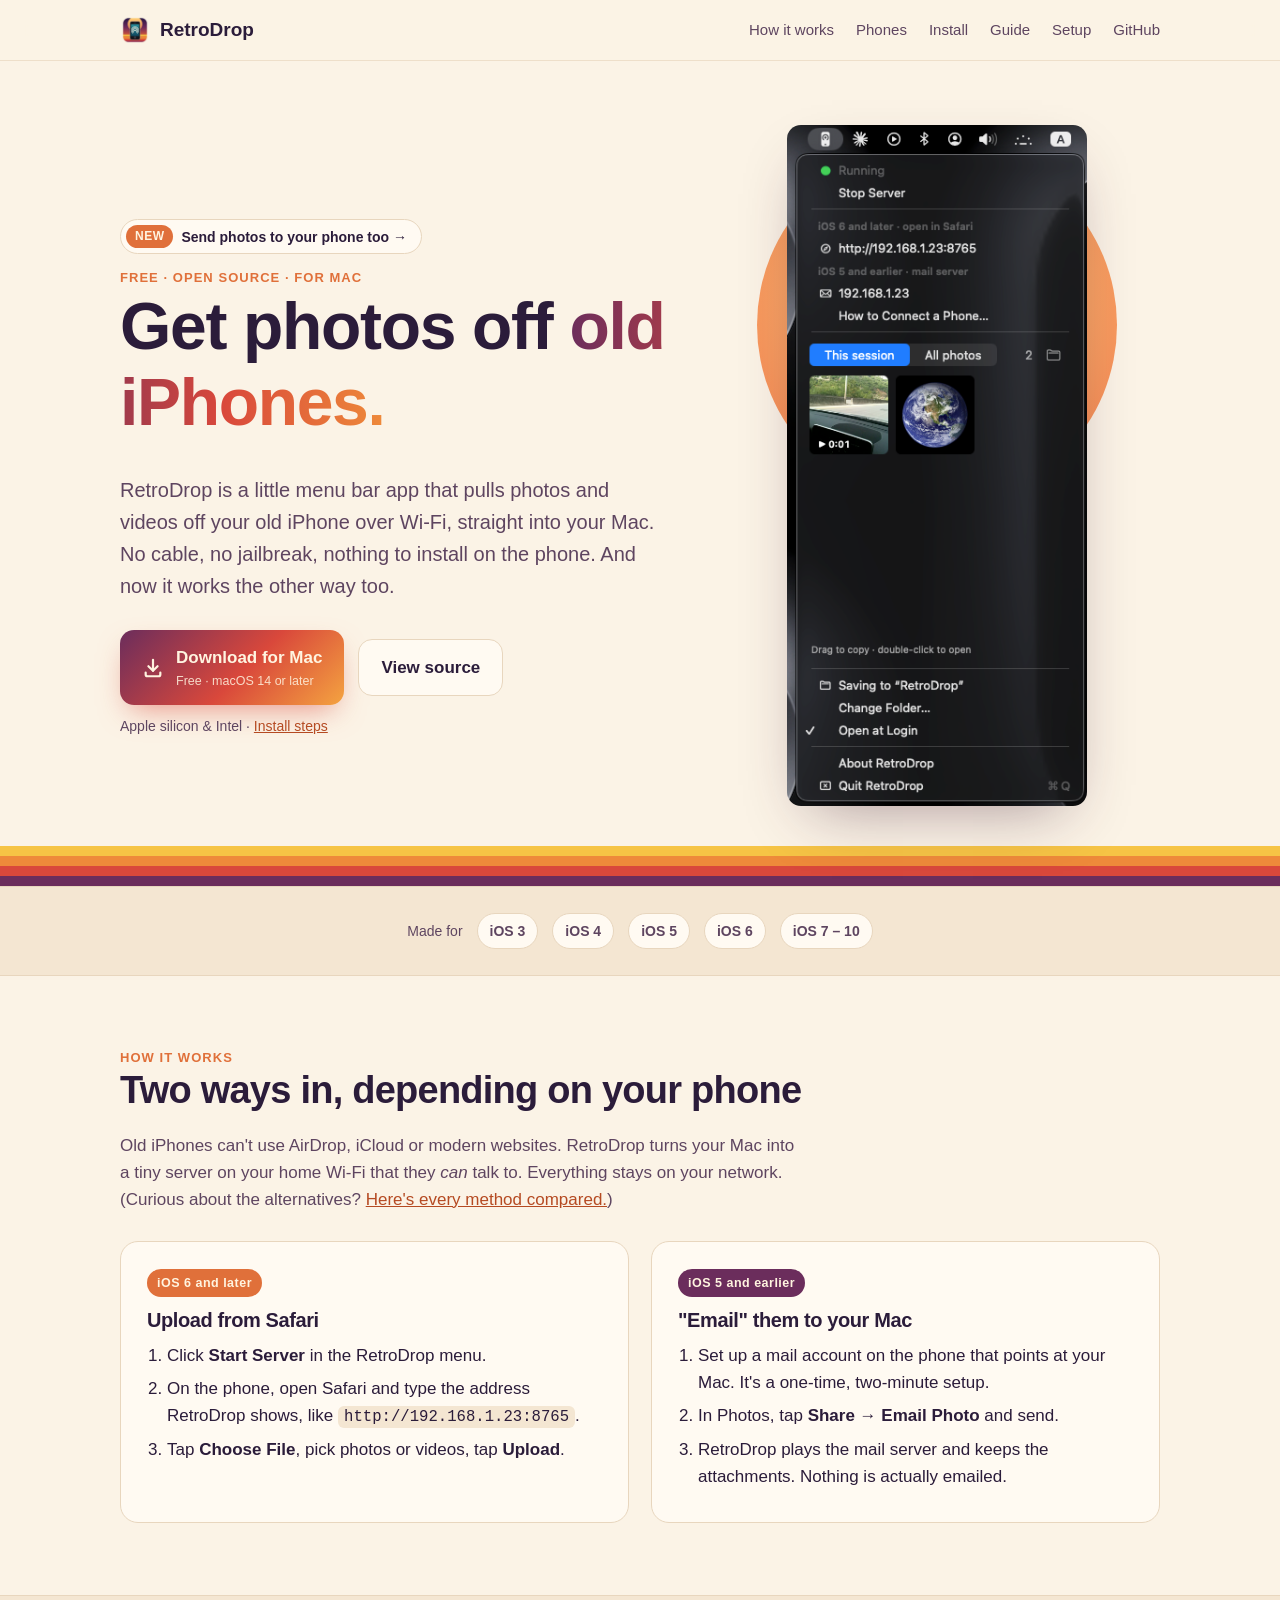
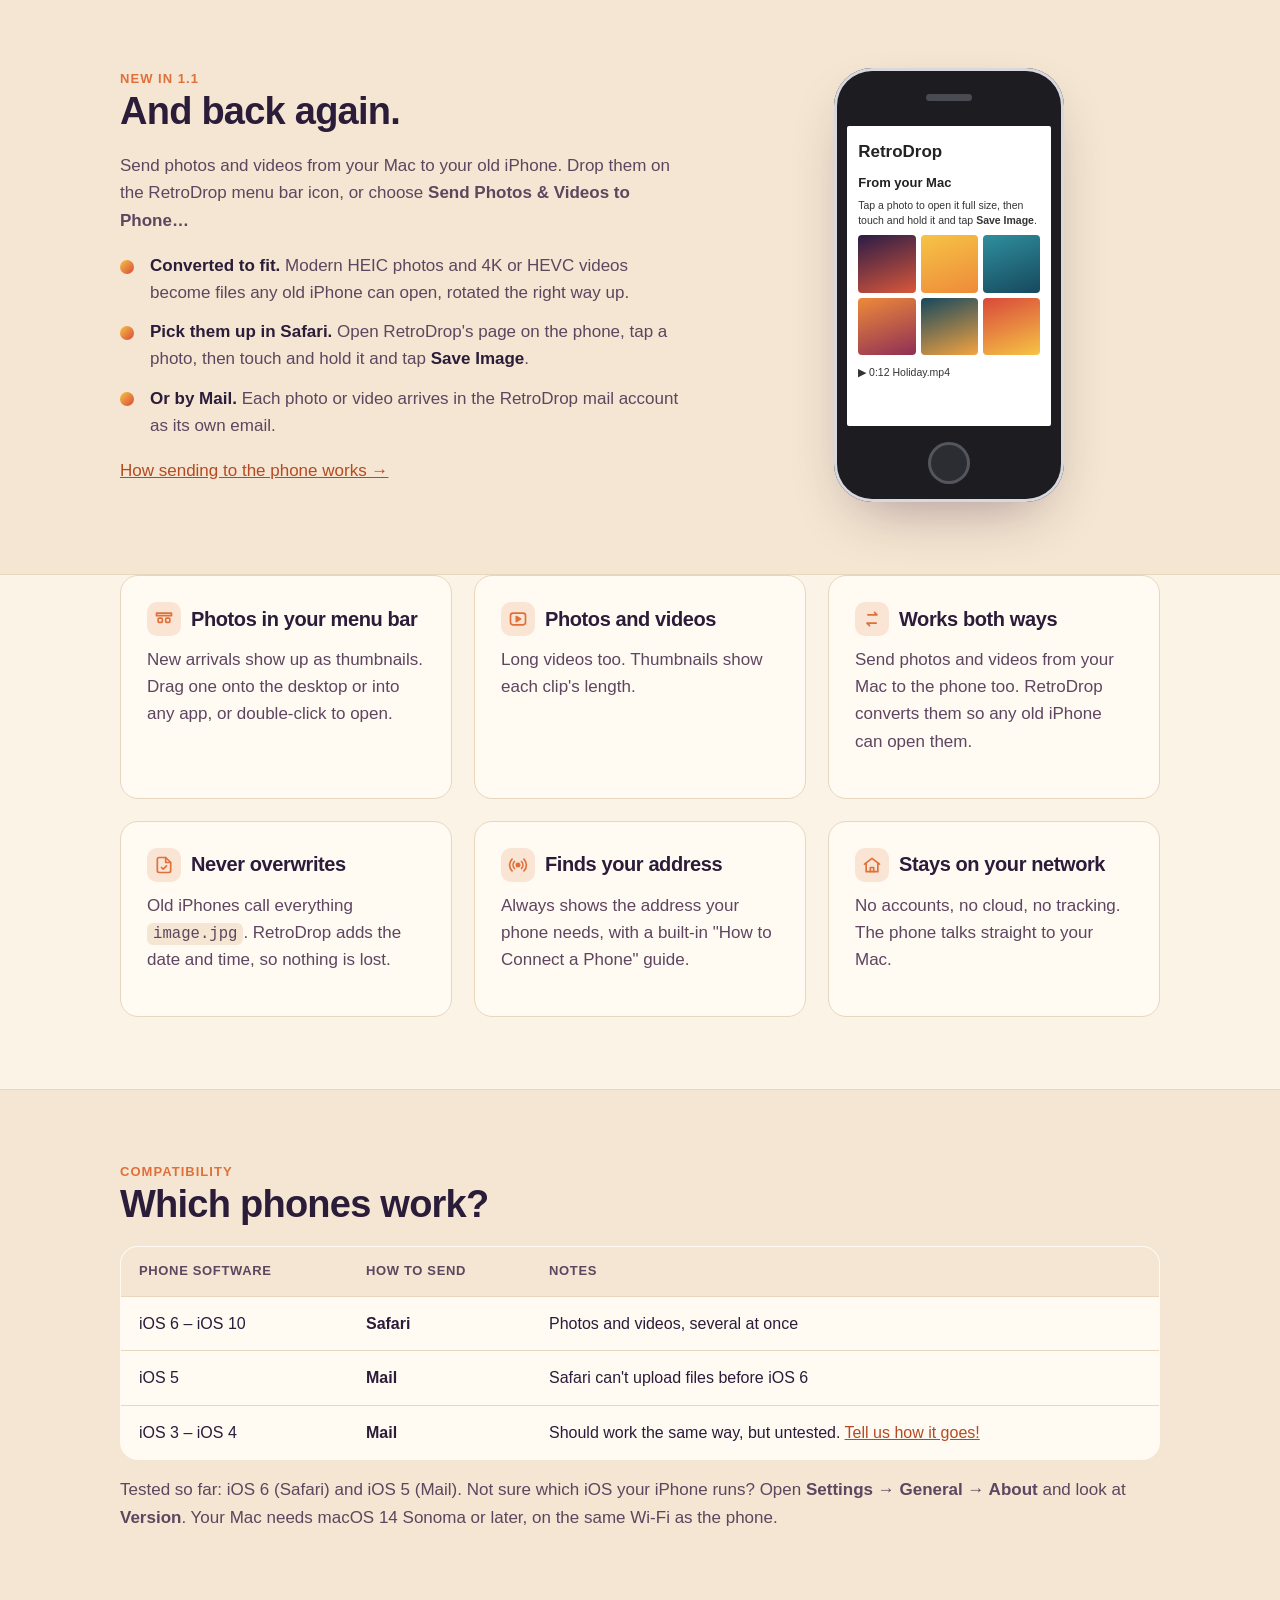
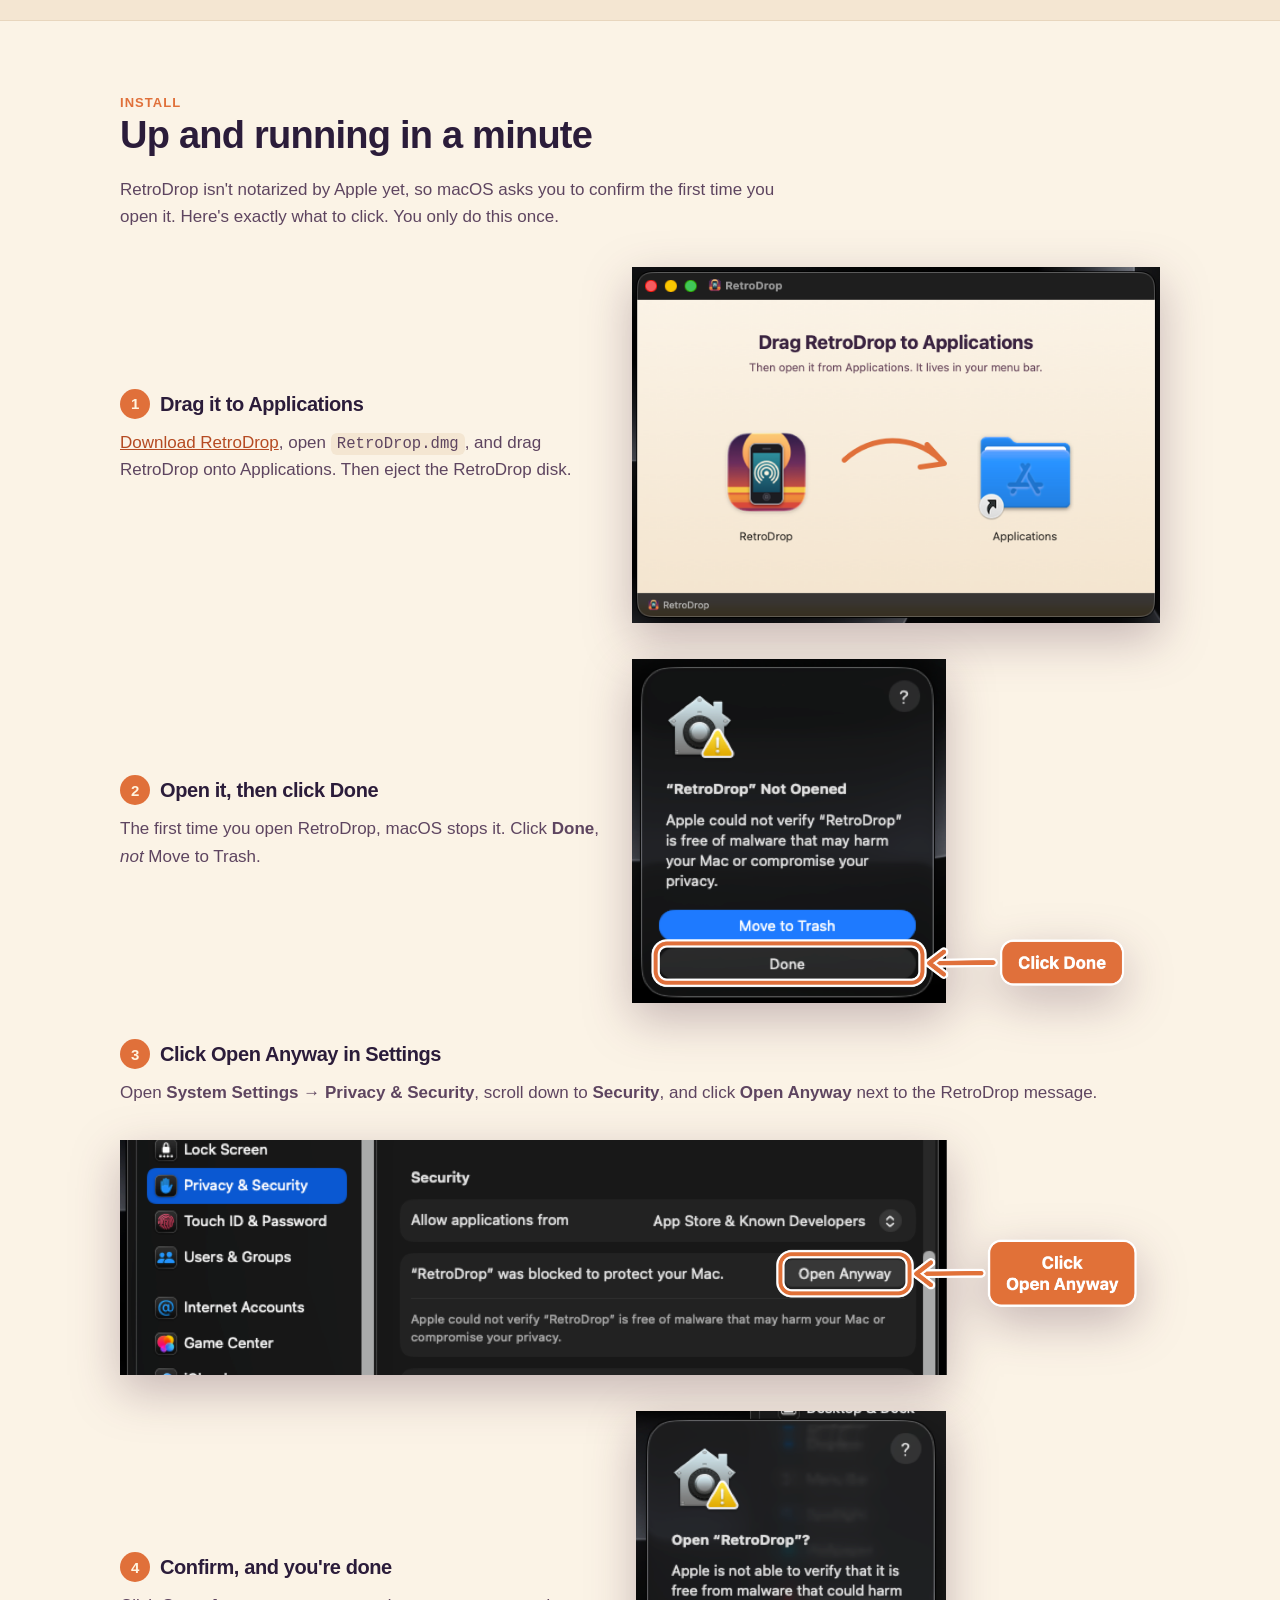
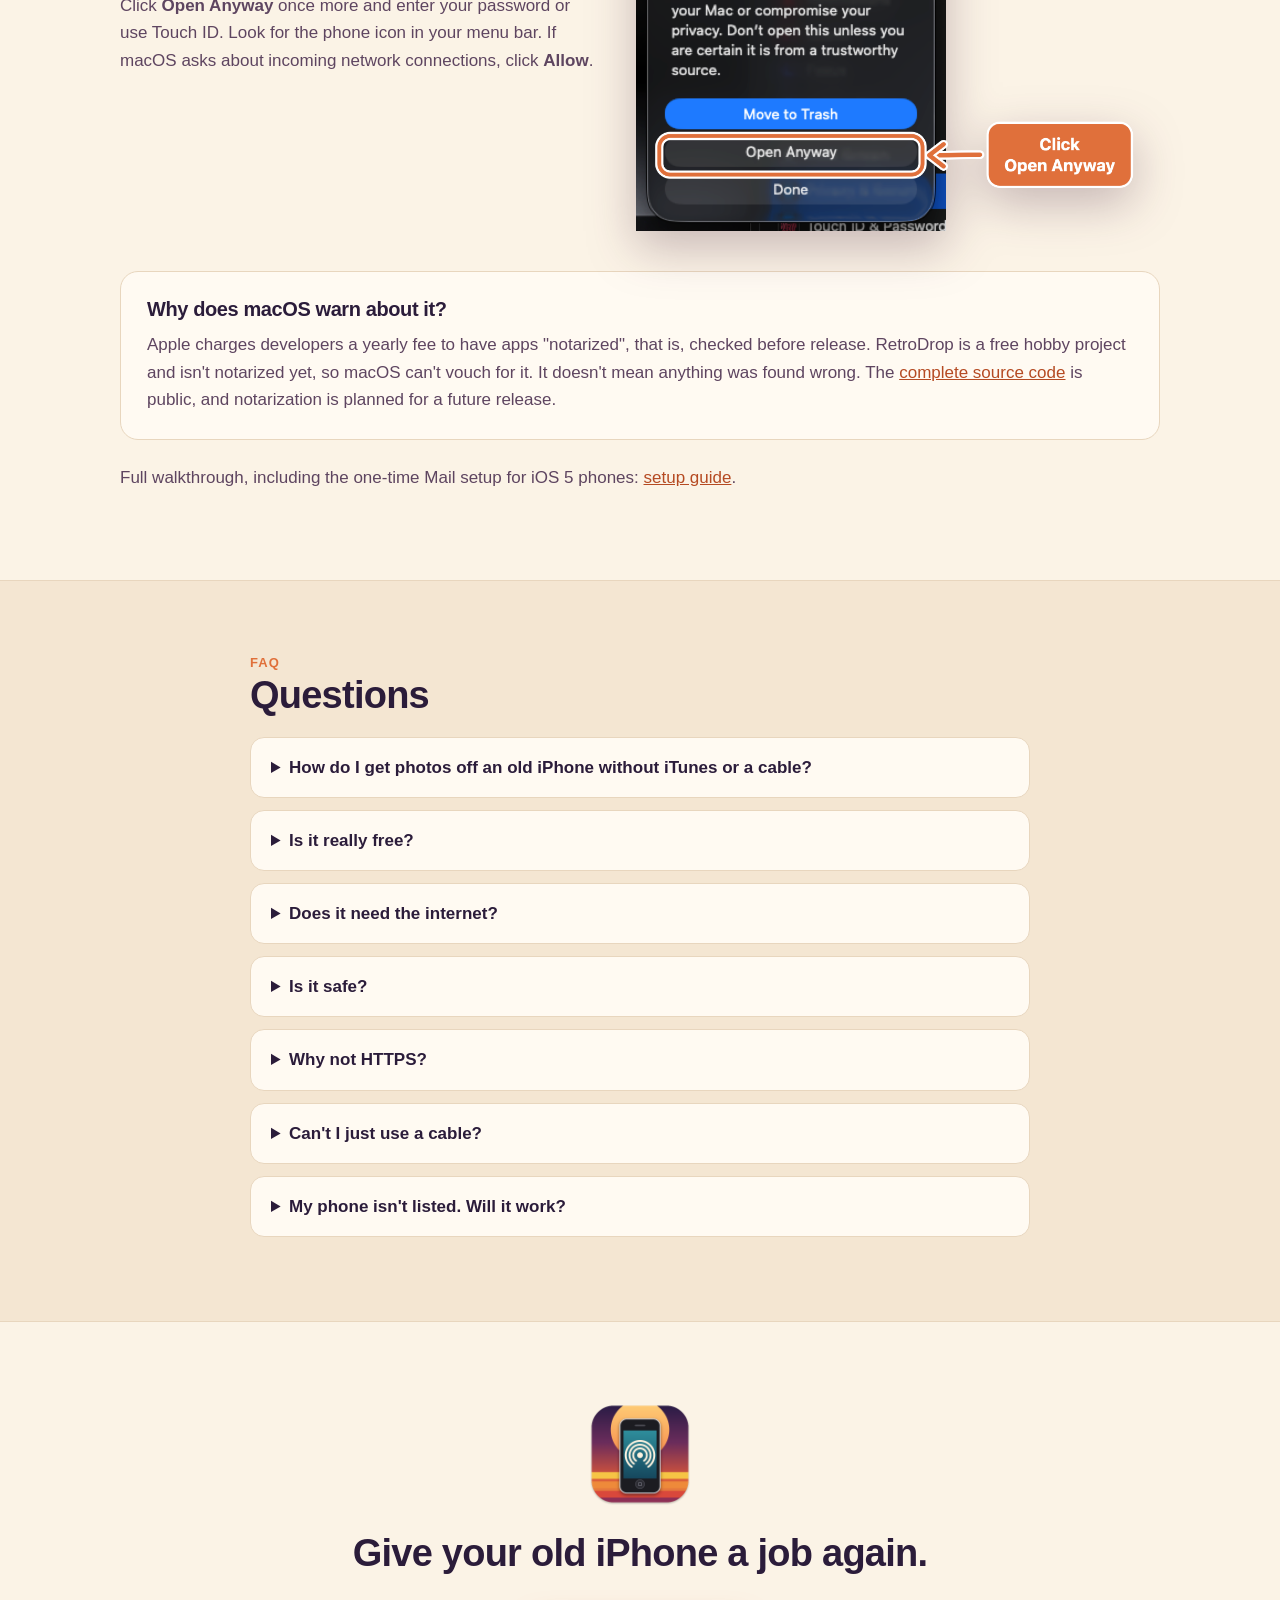
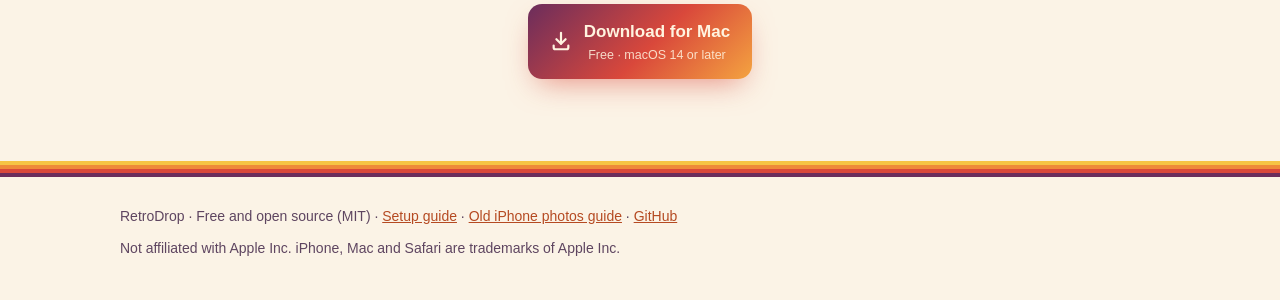
<file: index.html>
<!doctype html>
<html lang="en">
<head>
<meta charset="utf-8">
<meta name="viewport" content="width=device-width, initial-scale=1">
<meta name="google-site-verification" content="s6ZzD749bIk8uMjqmS4QxzP47BUz6WgpLfNJ7d7CBfo">
<title>RetroDrop for Mac – transfer photos from old iPhones (iOS 3 – iOS 10) over Wi‑Fi</title>
<meta name="description" content="RetroDrop is a free Mac app that transfers photos and videos from old iPhones to your Mac over Wi‑Fi. Works on iOS 3 to iOS 10, including iOS 5 and iOS 6. No cable, no iTunes, nothing to install on the phone. Send photos and videos back to the phone too.">
<link rel="canonical" href="https://samir-bujawdeh.github.io/RetroDrop/">
<script type="application/ld+json">
{
  "@context": "https://schema.org",
  "@type": "SoftwareApplication",
  "name": "RetroDrop",
  "alternateName": "RetroDrop for Mac",
  "description": "Free Mac menu bar app that transfers photos and videos from old iPhones (iOS 3 to iOS 10, including iOS 5 and iOS 6) to a Mac over Wi-Fi, with no cable and nothing to install on the phone.",
  "applicationCategory": "PhotographyApplication",
  "operatingSystem": "macOS 14 or later",
  "url": "https://samir-bujawdeh.github.io/RetroDrop/",
  "downloadUrl": "https://github.com/samir-bujawdeh/RetroDrop/releases/latest/download/RetroDrop.dmg",
  "softwareVersion": "1.1.0",
  "license": "https://opensource.org/licenses/MIT",
  "isAccessibleForFree": true,
  "offers": { "@type": "Offer", "price": "0", "priceCurrency": "USD" },
  "image": "https://samir-bujawdeh.github.io/RetroDrop/img/social-card.png",
  "screenshot": "https://samir-bujawdeh.github.io/RetroDrop/img/screenshot-menu.png",
  "sameAs": ["https://github.com/samir-bujawdeh/RetroDrop"]
}
</script>
<link rel="icon" type="image/png" href="img/favicon-64.png">
<link rel="apple-touch-icon" href="img/favicon.png">
<meta name="theme-color" content="#FBF3E6" media="(prefers-color-scheme: light)">
<meta name="theme-color" content="#1B1424" media="(prefers-color-scheme: dark)">

<meta property="og:type" content="website">
<meta property="og:title" content="RetroDrop: get photos off old iPhones">
<meta property="og:description" content="Free Mac menu bar app. Send photos and videos from an old iPhone to your Mac over Wi‑Fi. No cable, nothing to install on the phone.">
<meta property="og:image" content="https://samir-bujawdeh.github.io/RetroDrop/img/social-card.png">
<meta property="og:url" content="https://samir-bujawdeh.github.io/RetroDrop/">
<meta name="twitter:card" content="summary_large_image">

<link rel="stylesheet" href="style.css">
</head>
<body>

<header class="top">
  <div class="wrap">
    <a class="brand" href="#"><img src="img/favicon-64.png" alt="">RetroDrop</a>
    <nav>
      <a href="#how">How it works</a>
      <a href="#phones">Phones</a>
      <a href="#install">Install</a>
      <a href="old-iphone-photos-to-mac/">Guide</a>
      <a href="setup/">Setup</a>
      <a class="gh" href="https://github.com/samir-bujawdeh/RetroDrop">GitHub</a>
    </nav>
  </div>
</header>

<main>
<section class="hero">
  <div class="wrap">
    <div>
      <a class="newpill" href="#both-ways"><b>New</b> Send photos to your phone too →</a>
      <div class="eyebrow">Free · Open source · For Mac</div>
      <h1>Get photos off <span class="accent">old iPhones.</span></h1>
      <p class="lede">RetroDrop is a little menu bar app that pulls photos and videos off your old
        iPhone over Wi‑Fi, straight into your Mac. No cable, no jailbreak, nothing to install on the phone.
        And now it works the other way too.</p>
      <div class="cta">
        <a class="btn btn-primary" href="https://github.com/samir-bujawdeh/RetroDrop/releases/latest/download/RetroDrop.dmg">
          <svg width="22" height="22" viewBox="0 0 24 24" fill="none" stroke="currentColor" stroke-width="2.4" stroke-linecap="round" stroke-linejoin="round" aria-hidden="true"><path d="M12 3v12"/><path d="m7 10 5 5 5-5"/><path d="M4 17v2a2 2 0 0 0 2 2h12a2 2 0 0 0 2-2v-2"/></svg>
          <span>Download for Mac<small>Free · macOS 14 or later</small></span>
        </a>
        <a class="btn btn-ghost" href="https://github.com/samir-bujawdeh/RetroDrop">View source</a>
      </div>
      <p class="fineprint">Apple silicon &amp; Intel · <a href="#install">Install steps</a></p>
    </div>
    <div class="hero-art">
      <img src="img/screenshot-menu.png" width="320" height="726"
           alt="The RetroDrop menu: server running, the Safari and mail addresses, and a grid of received photos and videos">
    </div>
  </div>
  <div class="stripes"></div>
</section>

<div class="phones">
  <div class="wrap">
    <span class="muted" style="font-size:14px">Made for</span>
    <span class="chip">iOS 3</span><span class="chip">iOS 4</span><span class="chip">iOS 5</span>
    <span class="chip">iOS 6</span><span class="chip">iOS 7 – 10</span>
  </div>
</div>

<section id="how">
  <div class="wrap">
    <div class="eyebrow">How it works</div>
    <h2>Two ways in, depending on your phone</h2>
    <p class="muted" style="max-width:40em">Old iPhones can't use AirDrop, iCloud or modern websites. RetroDrop turns your Mac
      into a tiny server on your home Wi‑Fi that they <em>can</em> talk to. Everything stays on your network.
      (Curious about the alternatives? <a href="old-iphone-photos-to-mac/">Here's every method compared.</a>)</p>
    <div class="grid two" style="margin-top:28px">
      <div class="card">
        <span class="tag">iOS 6 and later</span>
        <h3>Upload from Safari</h3>
        <ol>
          <li>Click <b>Start Server</b> in the RetroDrop menu.</li>
          <li>On the phone, open Safari and type the address RetroDrop shows, like <code>http://192.168.1.23:8765</code>.</li>
          <li>Tap <b>Choose File</b>, pick photos or videos, tap <b>Upload</b>.</li>
        </ol>
      </div>
      <div class="card">
        <span class="tag mail">iOS 5 and earlier</span>
        <h3>"Email" them to your Mac</h3>
        <ol>
          <li>Set up a mail account on the phone that points at your Mac. It's a one-time, two-minute setup.</li>
          <li>In Photos, tap <b>Share → Email Photo</b> and send.</li>
          <li>RetroDrop plays the mail server and keeps the attachments. Nothing is actually emailed.</li>
        </ol>
      </div>
    </div>
  </div>
</section>

<section id="both-ways" class="both-ways">
  <div class="wrap">
    <div class="bw-text">
      <div class="eyebrow">New in 1.1</div>
      <h2>And back again.</h2>
      <p class="muted">Send photos and videos from your Mac to your old iPhone. Drop them on the RetroDrop menu bar icon,
        or choose <b>Send Photos &amp; Videos to Phone…</b></p>
      <ul class="bw-list">
        <li><b>Converted to fit.</b> Modern HEIC photos and 4K or HEVC videos become files any old iPhone can open,
          rotated the right way up.</li>
        <li><b>Pick them up in Safari.</b> Open RetroDrop's page on the phone, tap a photo, then touch and hold it and
          tap <b>Save Image</b>.</li>
        <li><b>Or by Mail.</b> Each photo or video arrives in the RetroDrop mail account as its own email.</li>
      </ul>
      <p><a href="setup/#send">How sending to the phone works →</a></p>
    </div>
    <div class="bw-art" aria-hidden="true">
      <div class="phone">
        <div class="screen">
          <div class="s-title">RetroDrop</div>
          <div class="s-h">From your Mac</div>
          <div class="s-p">Tap a photo to open it full size, then touch and hold it and tap <b>Save Image</b>.</div>
          <div class="tiles"><i class="t1"></i><i class="t2"></i><i class="t3"></i><i class="t4"></i><i class="t5"></i><i class="t6"></i></div>
          <div class="s-p">▶ 0:12 Holiday.mp4</div>
        </div>
      </div>
    </div>
  </div>
</section>

<section style="padding-top:0">
  <div class="wrap">
    <div class="grid three">
      <div class="card feature"><h3><span class="ico"><svg width="20" height="20" viewBox="0 0 24 24" fill="none" stroke="currentColor" stroke-width="2" stroke-linecap="round" stroke-linejoin="round" aria-hidden="true"><path d="M3 5h18v3H3z"/><rect x="5" y="11" width="5" height="5" rx="1"/><rect x="14" y="11" width="5" height="5" rx="1"/></svg></span>Photos in your menu bar</h3>
        <p class="muted">New arrivals show up as thumbnails. Drag one onto the desktop or into any app, or double-click to open.</p></div>
      <div class="card feature"><h3><span class="ico"><svg width="20" height="20" viewBox="0 0 24 24" fill="none" stroke="currentColor" stroke-width="2" stroke-linecap="round" stroke-linejoin="round" aria-hidden="true"><rect x="3" y="5" width="18" height="14" rx="3"/><path d="m10 9 5 3-5 3z" fill="currentColor"/></svg></span>Photos and videos</h3>
        <p class="muted">Long videos too. Thumbnails show each clip's length.</p></div>
      <div class="card feature"><h3><span class="ico"><svg width="20" height="20" viewBox="0 0 24 24" fill="none" stroke="currentColor" stroke-width="2" stroke-linecap="round" stroke-linejoin="round" aria-hidden="true"><path d="M7 7h11l-3-3M17 17H6l3 3"/></svg></span>Works both ways</h3>
        <p class="muted">Send photos and videos from your Mac to the phone too. RetroDrop converts them so any old iPhone can open them.</p></div>
      <div class="card feature"><h3><span class="ico"><svg width="20" height="20" viewBox="0 0 24 24" fill="none" stroke="currentColor" stroke-width="2" stroke-linecap="round" stroke-linejoin="round" aria-hidden="true"><path d="M14 3H6a2 2 0 0 0-2 2v14a2 2 0 0 0 2 2h12a2 2 0 0 0 2-2V9z"/><path d="M14 3v6h6"/><path d="m9 15 2 2 4-4"/></svg></span>Never overwrites</h3>
        <p class="muted">Old iPhones call everything <code>image.jpg</code>. RetroDrop adds the date and time, so nothing is lost.</p></div>
      <div class="card feature"><h3><span class="ico"><svg width="20" height="20" viewBox="0 0 24 24" fill="none" stroke="currentColor" stroke-width="2" stroke-linecap="round" stroke-linejoin="round" aria-hidden="true"><circle cx="12" cy="12" r="2" fill="currentColor"/><path d="M7.8 16.2a6 6 0 0 1 0-8.4M16.2 7.8a6 6 0 0 1 0 8.4M4.9 19.1a10 10 0 0 1 0-14.2M19.1 4.9a10 10 0 0 1 0 14.2"/></svg></span>Finds your address</h3>
        <p class="muted">Always shows the address your phone needs, with a built-in "How to Connect a Phone" guide.</p></div>
      <div class="card feature"><h3><span class="ico"><svg width="20" height="20" viewBox="0 0 24 24" fill="none" stroke="currentColor" stroke-width="2" stroke-linecap="round" stroke-linejoin="round" aria-hidden="true"><path d="M3 11 12 4l9 7"/><path d="M5 10v10h14V10"/><path d="M10 20v-5h4v5"/></svg></span>Stays on your network</h3>
        <p class="muted">No accounts, no cloud, no tracking. The phone talks straight to your Mac.</p></div>
    </div>
  </div>
</section>

<section id="phones" style="background:var(--bg-2);border-block:1px solid var(--line)">
  <div class="wrap">
    <div class="eyebrow">Compatibility</div>
    <h2>Which phones work?</h2>
    <div class="scroll-x">
      <table class="table">
        <thead><tr><th>Phone software</th><th>How to send</th><th>Notes</th></tr></thead>
        <tbody>
          <tr><td>iOS 6 – iOS 10</td><td><b>Safari</b></td><td>Photos and videos, several at once</td></tr>
          <tr><td>iOS 5</td><td><b>Mail</b></td><td>Safari can't upload files before iOS 6</td></tr>
          <tr><td>iOS 3 – iOS 4</td><td><b>Mail</b></td><td>Should work the same way, but untested. <a href="https://github.com/samir-bujawdeh/RetroDrop/issues">Tell us how it goes!</a></td></tr>
        </tbody>
      </table>
    </div>
    <p class="muted" style="margin-top:16px">Tested so far: iOS 6 (Safari) and iOS 5 (Mail). Not sure which iOS your iPhone runs? Open <b>Settings → General → About</b>
      and look at <b>Version</b>.
      Your Mac needs macOS 14 Sonoma or later, on the same Wi‑Fi as the phone.</p>
  </div>
</section>

<section id="install">
  <div class="wrap">
    <div class="eyebrow">Install</div>
    <h2>Up and running in a minute</h2>
    <p class="muted" style="max-width:40em">RetroDrop isn't notarized by Apple yet, so macOS asks you to confirm the first time
      you open it. Here's exactly what to click. You only do this once.</p>
    <div class="steps" style="margin-top:36px">
      <div class="step">
        <div><h3>Drag it to Applications</h3>
          <p class="muted"><a href="https://github.com/samir-bujawdeh/RetroDrop/releases/latest/download/RetroDrop.dmg">Download RetroDrop</a>,
            open <code>RetroDrop.dmg</code>, and drag RetroDrop onto Applications. Then eject the RetroDrop disk.</p></div>
        <img src="img/install/1-open-dmg.png" width="612" height="413" loading="lazy" alt="The RetroDrop disk image window: drag RetroDrop onto Applications">
      </div>
      <div class="step">
        <div><h3>Open it, then click Done</h3>
          <p class="muted">The first time you open RetroDrop, macOS stops it. Click <b>Done</b>, <em>not</em> Move to Trash.</p></div>
        <img src="img/install/2-click-done.png" width="469" height="306" loading="lazy" alt="The “RetroDrop Not Opened” message, with Done highlighted">
      </div>
      <div class="step wide">
        <div><h3>Click Open Anyway in Settings</h3>
          <p class="muted">Open <b>System Settings → Privacy &amp; Security</b>, scroll down to <b>Security</b>, and click
            <b>Open Anyway</b> next to the RetroDrop message.</p></div>
        <img src="img/install/3-open-anyway-settings-crop.png" width="926" height="210" loading="lazy" alt="Privacy &amp; Security settings, with the Open Anyway button highlighted">
      </div>
      <div class="step">
        <div><h3>Confirm, and you're done</h3>
          <p class="muted">Click <b>Open Anyway</b> once more and enter your password or use Touch ID. Look for the phone
            icon in your menu bar. If macOS asks about incoming network connections, click <b>Allow</b>.</p></div>
        <img src="img/install/4-open-anyway-confirm.png" width="470" height="380" loading="lazy" alt="The “Open RetroDrop?” confirmation, with Open Anyway highlighted">
      </div>
    </div>
    <div class="card why">
      <h3>Why does macOS warn about it?</h3>
      <p class="muted" style="margin:0">Apple charges developers a yearly fee to have apps "notarized", that is, checked before
        release. RetroDrop is a free hobby project and isn't notarized yet, so macOS can't vouch for it. It doesn't mean
        anything was found wrong. The <a href="https://github.com/samir-bujawdeh/RetroDrop">complete source code</a> is public, and
        notarization is planned for a future release.</p>
    </div>
    <p class="muted" style="margin-top:24px">Full walkthrough, including the one-time Mail setup for iOS 5 phones:
      <a href="setup/">setup guide</a>.</p>
  </div>
</section>

<section id="faq" style="background:var(--bg-2);border-block:1px solid var(--line)">
  <div class="wrap" style="max-width:820px">
    <div class="eyebrow">FAQ</div>
    <h2>Questions</h2>
    <details><summary>How do I get photos off an old iPhone without iTunes or a cable?</summary>
      <p>Install RetroDrop on your Mac and click Start Server. On iOS 6 or later, open the address it shows in Safari and
        upload your photos and videos. On iOS 5 or earlier, set up the built-in mail route once, then use Share → Email
        Photo. Either way, the photos arrive in a folder on your Mac over Wi‑Fi. No iTunes, no cable, no jailbreak.</p></details>
    <details><summary>Is it really free?</summary>
      <p>Yes. No ads, no account, no paid version. It's open source under the MIT license.</p></details>
    <details><summary>Does it need the internet?</summary>
      <p>No. The phone talks directly to your Mac over your Wi‑Fi. Nothing goes to the cloud.</p></details>
    <details><summary>Is it safe?</summary>
      <p>RetroDrop only works on your local network and only saves files into one folder. While the server is running,
        anyone on the same Wi‑Fi could send files to that folder, because old phones can't do modern security. So use it
        on your home network, not public Wi‑Fi, and stop the server when you're done.</p></details>
    <details><summary>Why not HTTPS?</summary>
      <p>Old iPhones can't connect to modern secure websites. That's the whole reason RetroDrop exists. It's meant for
        your home network only.</p></details>
    <details><summary>Can't I just use a cable?</summary>
      <p>You can! Image Capture over USB still works. RetroDrop is for when you'd rather not dig out a 30‑pin cable, and
        only want the photos you pick to show up, ready to drag anywhere. See
        <a href="old-iphone-photos-to-mac/">every way to get photos off an old iPhone, compared</a>.</p></details>
    <details><summary>My phone isn't listed. Will it work?</summary>
      <p>If it runs iOS 6 or later, use Safari. If it's older, use Mail. Please
        <a href="https://github.com/samir-bujawdeh/RetroDrop/issues">open an issue</a> and tell us how it went, so we can
        add it to the list.</p></details>
  </div>
</section>

<section class="final">
  <div class="wrap">
    <img src="img/icon.png" width="120" height="120" alt="" style="margin:0 auto 18px">
    <h2>Give your old iPhone a job again.</h2>
    <div class="cta">
      <a class="btn btn-primary" href="https://github.com/samir-bujawdeh/RetroDrop/releases/latest/download/RetroDrop.dmg">
        <svg width="22" height="22" viewBox="0 0 24 24" fill="none" stroke="currentColor" stroke-width="2.4" stroke-linecap="round" stroke-linejoin="round" aria-hidden="true"><path d="M12 3v12"/><path d="m7 10 5 5 5-5"/><path d="M4 17v2a2 2 0 0 0 2 2h12a2 2 0 0 0 2-2v-2"/></svg>
        <span>Download for Mac<small>Free · macOS 14 or later</small></span>
      </a>
    </div>
  </div>
</section>
</main>

<div class="stripes thin"></div>
<footer>
  <div class="wrap">
    <span>RetroDrop · Free and open source (MIT) · <a href="setup/">Setup guide</a> ·
      <a href="old-iphone-photos-to-mac/">Old iPhone photos guide</a> · <a href="https://github.com/samir-bujawdeh/RetroDrop">GitHub</a></span>
    <span>Not affiliated with Apple Inc. iPhone, Mac and Safari are trademarks of Apple Inc.</span>
  </div>
</footer>
</body>
</html>
</file>
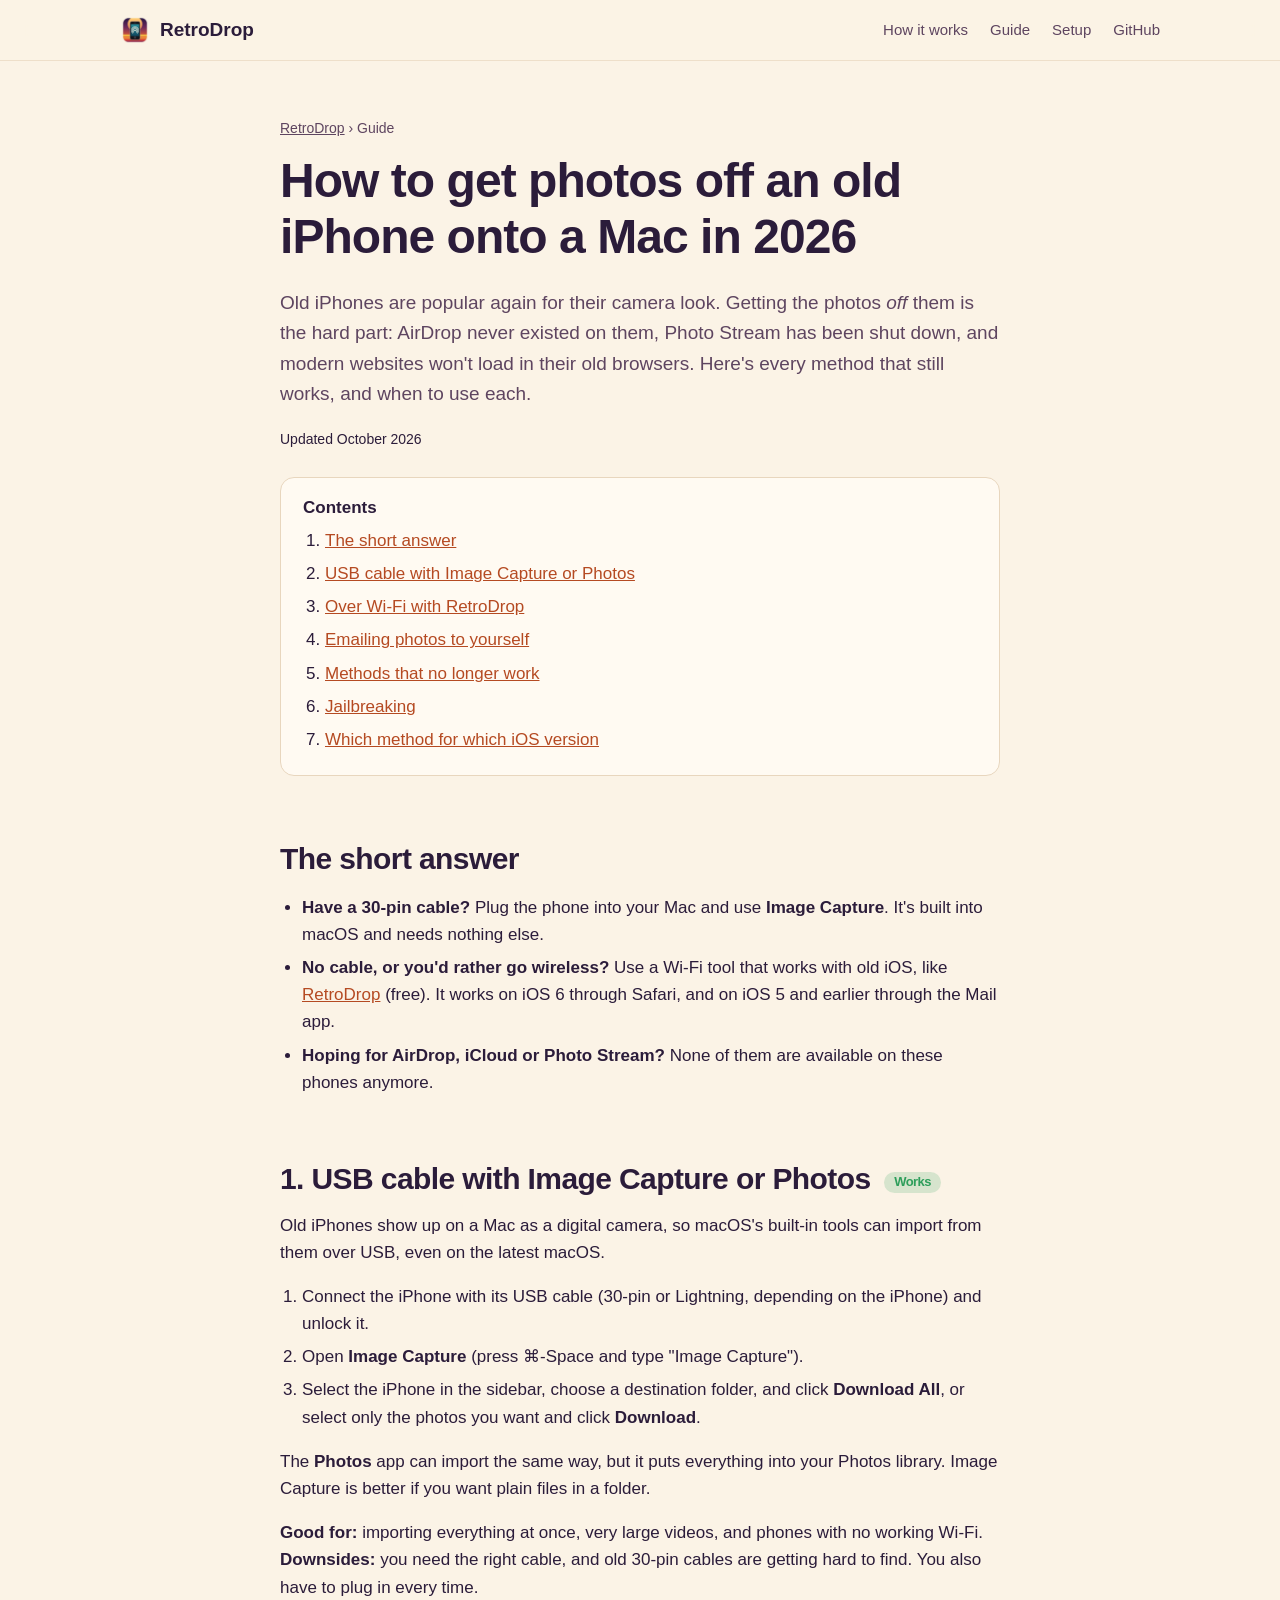
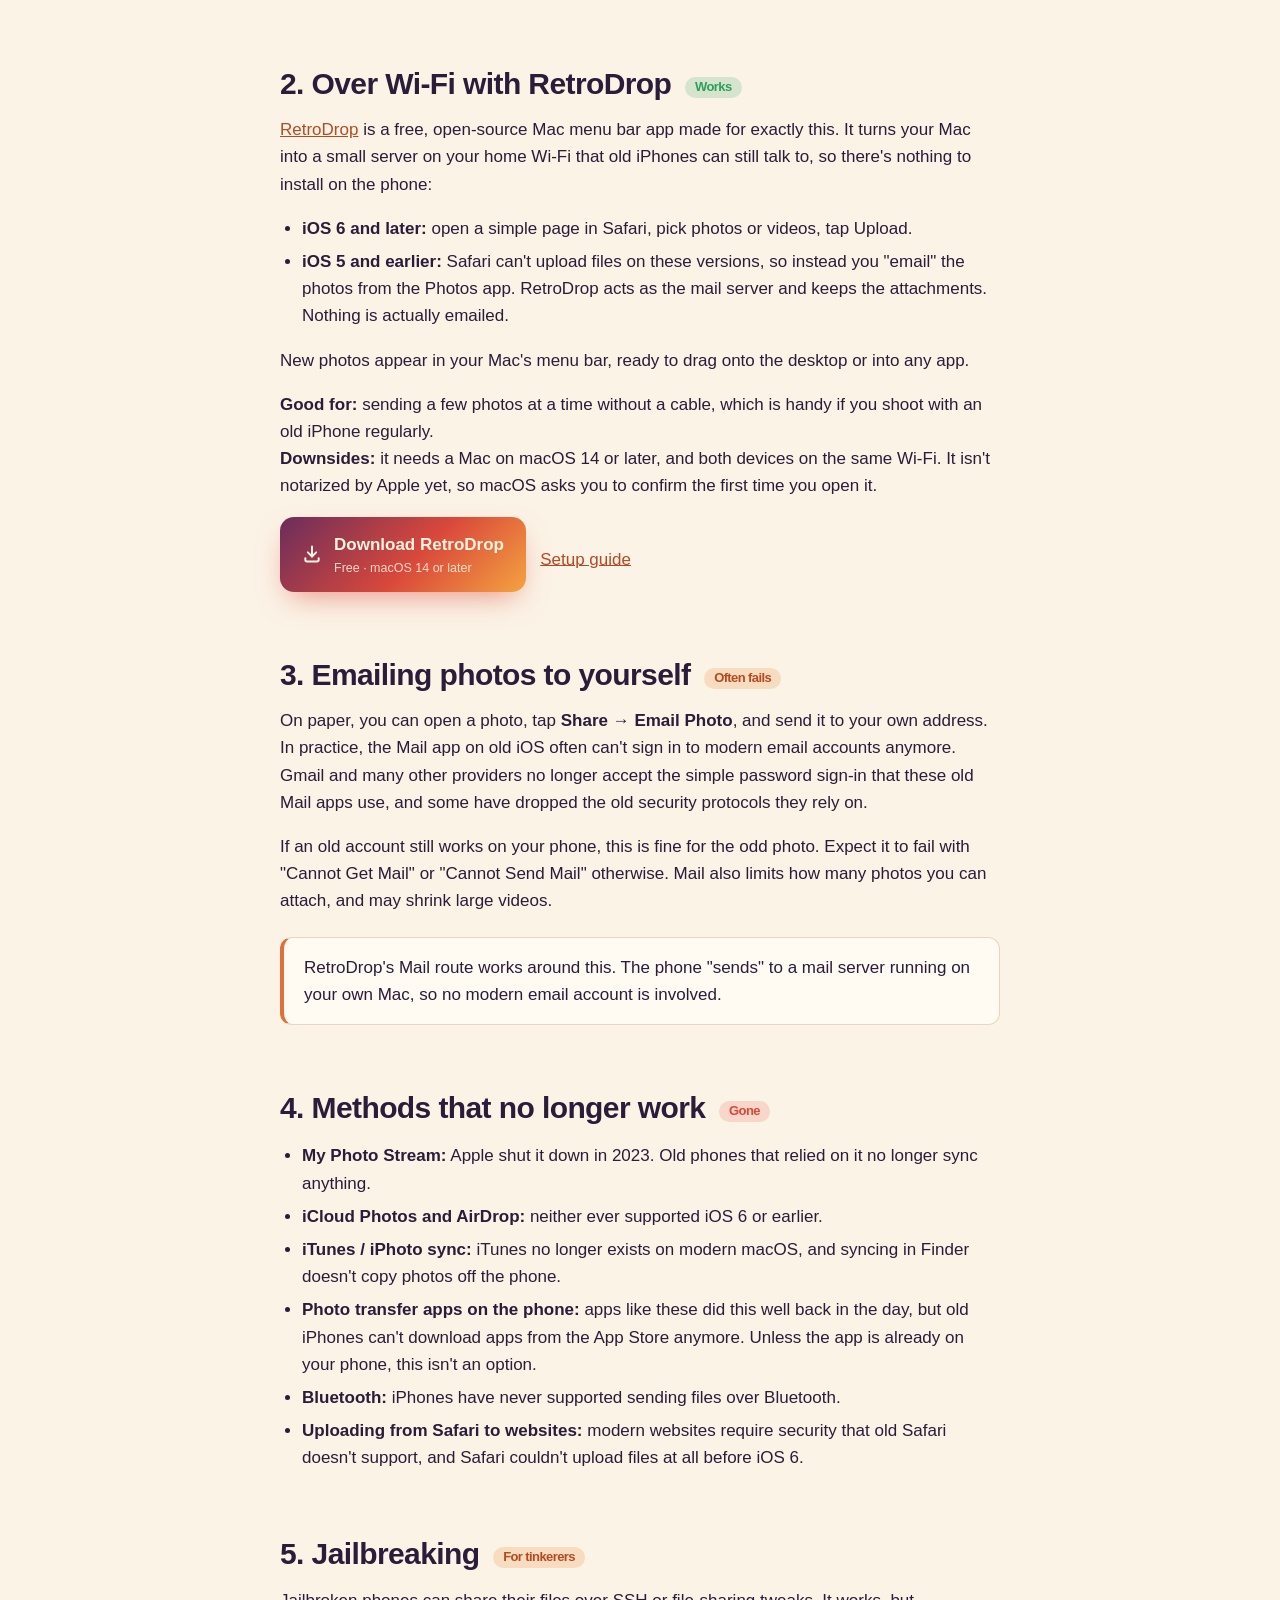
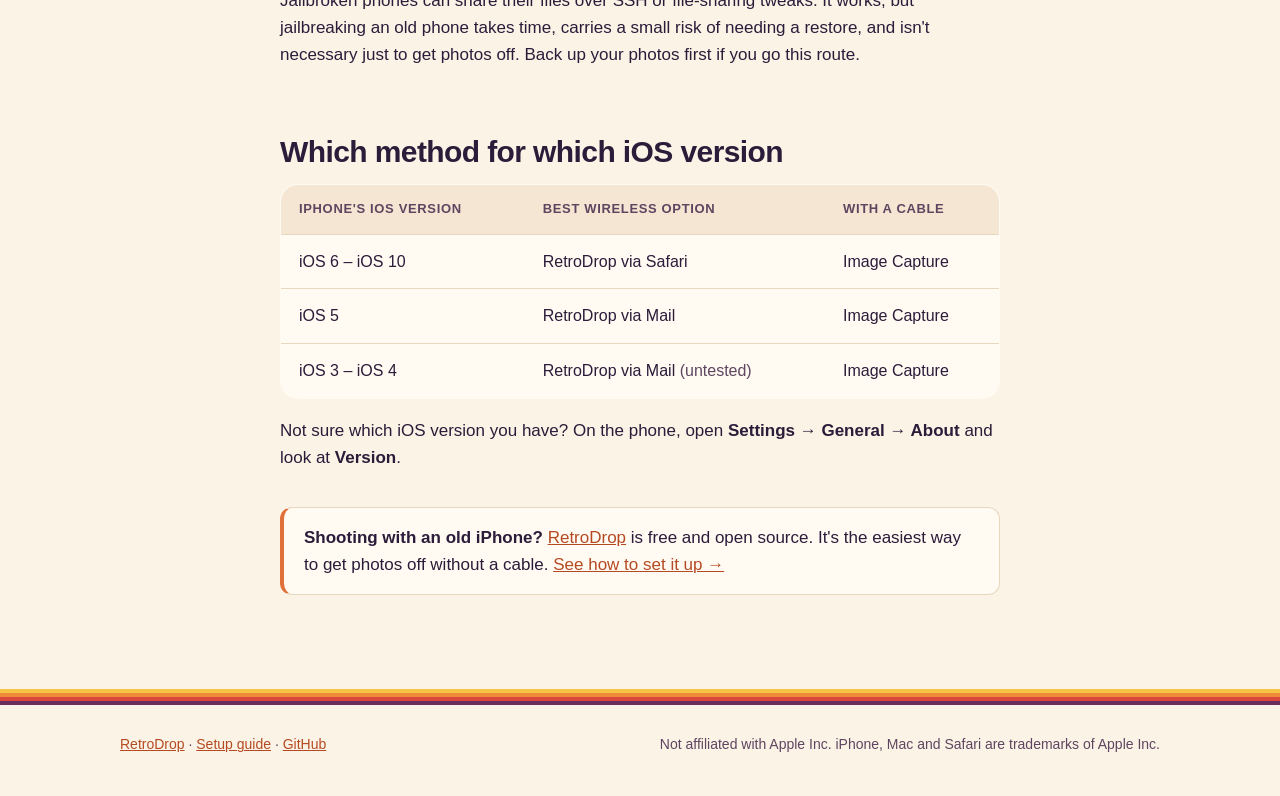
<file: old-iphone-photos-to-mac/index.html>
<!doctype html>
<html lang="en">
<head>
<meta charset="utf-8">
<meta name="viewport" content="width=device-width, initial-scale=1">
<title>How to get photos off an old iPhone onto a Mac in 2026 – every method compared</title>
<meta name="description" content="Photo Stream is gone, iTunes is gone and AirDrop never worked on old iPhones. Here's every way that still works to get photos and videos off an old iPhone (iOS 3 to iOS 10) onto a modern Mac, compared.">
<link rel="canonical" href="https://samir-bujawdeh.github.io/RetroDrop/old-iphone-photos-to-mac/">
<link rel="icon" type="image/png" href="../img/favicon-64.png">
<link rel="apple-touch-icon" href="../img/favicon.png">
<meta property="og:type" content="article">
<meta property="og:title" content="How to get photos off an old iPhone onto a Mac in 2026">
<meta property="og:description" content="Every method that still works for old iPhones (iOS 3 to iOS 10), compared: USB, email, apps, jailbreaking and Wi‑Fi.">
<meta property="og:image" content="https://samir-bujawdeh.github.io/RetroDrop/img/social-card.png">
<meta property="og:url" content="https://samir-bujawdeh.github.io/RetroDrop/old-iphone-photos-to-mac/">
<meta name="twitter:card" content="summary_large_image">
<meta name="theme-color" content="#FBF3E6" media="(prefers-color-scheme: light)">
<meta name="theme-color" content="#1B1424" media="(prefers-color-scheme: dark)">
<link rel="stylesheet" href="../style.css">
<script type="application/ld+json">
{
  "@context": "https://schema.org",
  "@type": "Article",
  "headline": "How to get photos off an old iPhone onto a Mac in 2026: every method compared",
  "description": "Every way that still works to get photos and videos off an old iPhone onto a modern Mac.",
  "datePublished": "2026-10-18",
  "dateModified": "2026-10-18",
  "image": "https://samir-bujawdeh.github.io/RetroDrop/img/social-card.png",
  "author": { "@type": "Organization", "name": "RetroDrop", "url": "https://samir-bujawdeh.github.io/RetroDrop/" },
  "mainEntityOfPage": "https://samir-bujawdeh.github.io/RetroDrop/old-iphone-photos-to-mac/"
}
</script>
</head>
<body>

<header class="top">
  <div class="wrap">
    <a class="brand" href="../"><img src="../img/favicon-64.png" alt="">RetroDrop</a>
    <nav>
      <a href="../#how">How it works</a>
      <a href="./">Guide</a>
      <a href="../setup/">Setup</a>
      <a class="gh" href="https://github.com/samir-bujawdeh/RetroDrop">GitHub</a>
    </nav>
  </div>
</header>

<main class="article">
  <div class="wrap">
    <div class="crumbs"><a href="../">RetroDrop</a> › Guide</div>
    <h1>How to get photos off an old iPhone onto a Mac in 2026</h1>
    <p class="lede">Old iPhones are popular again for their camera look. Getting the photos
      <em>off</em> them is the hard part: AirDrop never existed on them, Photo Stream has been shut down, and modern
      websites won't load in their old browsers. Here's every method that still works, and when to use each.</p>
    <p class="updated">Updated October 2026</p>

    <div class="toc">
      <b>Contents</b>
      <ol>
        <li><a href="#short">The short answer</a></li>
        <li><a href="#usb">USB cable with Image Capture or Photos</a></li>
        <li><a href="#wifi">Over Wi‑Fi with RetroDrop</a></li>
        <li><a href="#email">Emailing photos to yourself</a></li>
        <li><a href="#gone">Methods that no longer work</a></li>
        <li><a href="#jailbreak">Jailbreaking</a></li>
        <li><a href="#which">Which method for which iOS version</a></li>
      </ol>
    </div>

    <h2 id="short">The short answer</h2>
    <ul>
      <li><b>Have a 30‑pin cable?</b> Plug the phone into your Mac and use <b>Image Capture</b>. It's built into macOS and needs
        nothing else.</li>
      <li><b>No cable, or you'd rather go wireless?</b> Use a Wi‑Fi tool that works with old iOS, like
        <a href="../">RetroDrop</a> (free). It works on iOS 6 through Safari, and on iOS 5 and earlier through the Mail app.</li>
      <li><b>Hoping for AirDrop, iCloud or Photo Stream?</b> None of them are available on these phones anymore.</li>
    </ul>

    <h2 id="usb">1. USB cable with Image Capture or Photos <span class="verdict good">Works</span></h2>
    <p>Old iPhones show up on a Mac as a digital camera, so macOS's built-in tools can import from them over USB, even on
      the latest macOS.</p>
    <ol>
      <li>Connect the iPhone with its USB cable (30‑pin or Lightning, depending on the iPhone) and unlock it.</li>
      <li>Open <b>Image Capture</b> (press ⌘‑Space and type "Image Capture").</li>
      <li>Select the iPhone in the sidebar, choose a destination folder, and click <b>Download All</b>, or select only the
        photos you want and click <b>Download</b>.</li>
    </ol>
    <p>The <b>Photos</b> app can import the same way, but it puts everything into your Photos library. Image Capture is better
      if you want plain files in a folder.</p>
    <p><b>Good for:</b> importing everything at once, very large videos, and phones with no working Wi‑Fi.<br>
      <b>Downsides:</b> you need the right cable, and old 30‑pin cables are getting hard to find. You also have to plug in
      every time.</p>

    <h2 id="wifi">2. Over Wi‑Fi with RetroDrop <span class="verdict good">Works</span></h2>
    <p><a href="../">RetroDrop</a> is a free, open‑source Mac menu bar app made for exactly this. It turns your Mac into a
      small server on your home Wi‑Fi that old iPhones can still talk to, so there's nothing to install on the phone:</p>
    <ul>
      <li><b>iOS 6 and later:</b> open a simple page in Safari, pick photos or videos, tap Upload.</li>
      <li><b>iOS 5 and earlier:</b> Safari can't upload files on these versions, so instead you "email" the photos from the
        Photos app. RetroDrop acts as the mail server and keeps the attachments. Nothing is actually emailed.</li>
    </ul>
    <p>New photos appear in your Mac's menu bar, ready to drag onto the desktop or into any app.</p>
    <p><b>Good for:</b> sending a few photos at a time without a cable, which is handy if you shoot with an old iPhone
      regularly.<br>
      <b>Downsides:</b> it needs a Mac on macOS 14 or later, and both devices on the same Wi‑Fi. It isn't notarized by Apple
      yet, so macOS asks you to confirm the first time you open it.</p>
    <p><a class="btn btn-primary" href="https://github.com/samir-bujawdeh/RetroDrop/releases/latest/download/RetroDrop.dmg">
      <svg width="20" height="20" viewBox="0 0 24 24" fill="none" stroke="currentColor" stroke-width="2.4" stroke-linecap="round" stroke-linejoin="round" aria-hidden="true"><path d="M12 3v12"/><path d="m7 10 5 5 5-5"/><path d="M4 17v2a2 2 0 0 0 2 2h12a2 2 0 0 0 2-2v-2"/></svg>
      <span>Download RetroDrop<small>Free · macOS 14 or later</small></span></a>
      &nbsp; <a href="../setup/">Setup guide</a></p>

    <h2 id="email">3. Emailing photos to yourself <span class="verdict meh">Often fails</span></h2>
    <p>On paper, you can open a photo, tap <b>Share → Email Photo</b>, and send it to your own address. In practice, the
      Mail app on old iOS often can't sign in to modern email accounts anymore. Gmail and many other providers no longer
      accept the simple password sign-in that these old Mail apps use, and some have dropped the old security protocols
      they rely on.</p>
    <p>If an old account still works on your phone, this is fine for the odd photo. Expect it to fail with "Cannot Get Mail"
      or "Cannot Send Mail" otherwise. Mail also limits how many photos you can attach, and may shrink large videos.</p>
    <div class="callout">
      <p>RetroDrop's Mail route works around this. The phone "sends" to a mail server running on your own Mac, so no
        modern email account is involved.</p>
    </div>

    <h2 id="gone">4. Methods that no longer work <span class="verdict bad">Gone</span></h2>
    <ul>
      <li><b>My Photo Stream:</b> Apple shut it down in 2023. Old phones that relied on it no longer sync anything.</li>
      <li><b>iCloud Photos and AirDrop:</b> neither ever supported iOS 6 or earlier.</li>
      <li><b>iTunes / iPhoto sync:</b> iTunes no longer exists on modern macOS, and syncing in Finder doesn't copy photos
        off the phone.</li>
      <li><b>Photo transfer apps on the phone:</b> apps like these did this well back in the day, but old iPhones can't
        download apps from the App Store anymore. Unless the app is already on your phone, this isn't an option.</li>
      <li><b>Bluetooth:</b> iPhones have never supported sending files over Bluetooth.</li>
      <li><b>Uploading from Safari to websites:</b> modern websites require security that old Safari doesn't support, and
        Safari couldn't upload files at all before iOS 6.</li>
    </ul>

    <h2 id="jailbreak">5. Jailbreaking <span class="verdict meh">For tinkerers</span></h2>
    <p>Jailbroken phones can share their files over SSH or file-sharing tweaks. It works, but jailbreaking an old phone
      takes time, carries a small risk of needing a restore, and isn't necessary just to get photos off. Back up your
      photos first if you go this route.</p>

    <h2 id="which">Which method for which iOS version</h2>
    <div class="scroll-x">
      <table class="table">
        <thead><tr><th>iPhone's iOS version</th><th>Best wireless option</th><th>With a cable</th></tr></thead>
        <tbody>
          <tr><td>iOS 6 – iOS 10</td><td>RetroDrop via Safari</td><td>Image Capture</td></tr>
          <tr><td>iOS 5</td><td>RetroDrop via Mail</td><td>Image Capture</td></tr>
          <tr><td>iOS 3 – iOS 4</td><td>RetroDrop via Mail <span class="muted">(untested)</span></td><td>Image Capture</td></tr>
        </tbody>
      </table>
    </div>
    <p style="margin-top:18px">Not sure which iOS version you have? On the phone, open <b>Settings → General → About</b> and
      look at <b>Version</b>.</p>

    <div class="callout" style="margin-top:36px">
      <p><b>Shooting with an old iPhone?</b> <a href="../">RetroDrop</a> is free and open source. It's the easiest way to
        get photos off without a cable. <a href="../setup/">See how to set it up →</a></p>
    </div>
  </div>
</main>

<div class="stripes thin"></div>
<footer>
  <div class="wrap">
    <span><a href="../">RetroDrop</a> · <a href="../setup/">Setup guide</a> · <a href="https://github.com/samir-bujawdeh/RetroDrop">GitHub</a></span>
    <span>Not affiliated with Apple Inc. iPhone, Mac and Safari are trademarks of Apple Inc.</span>
  </div>
</footer>
</body>
</html>
</file>
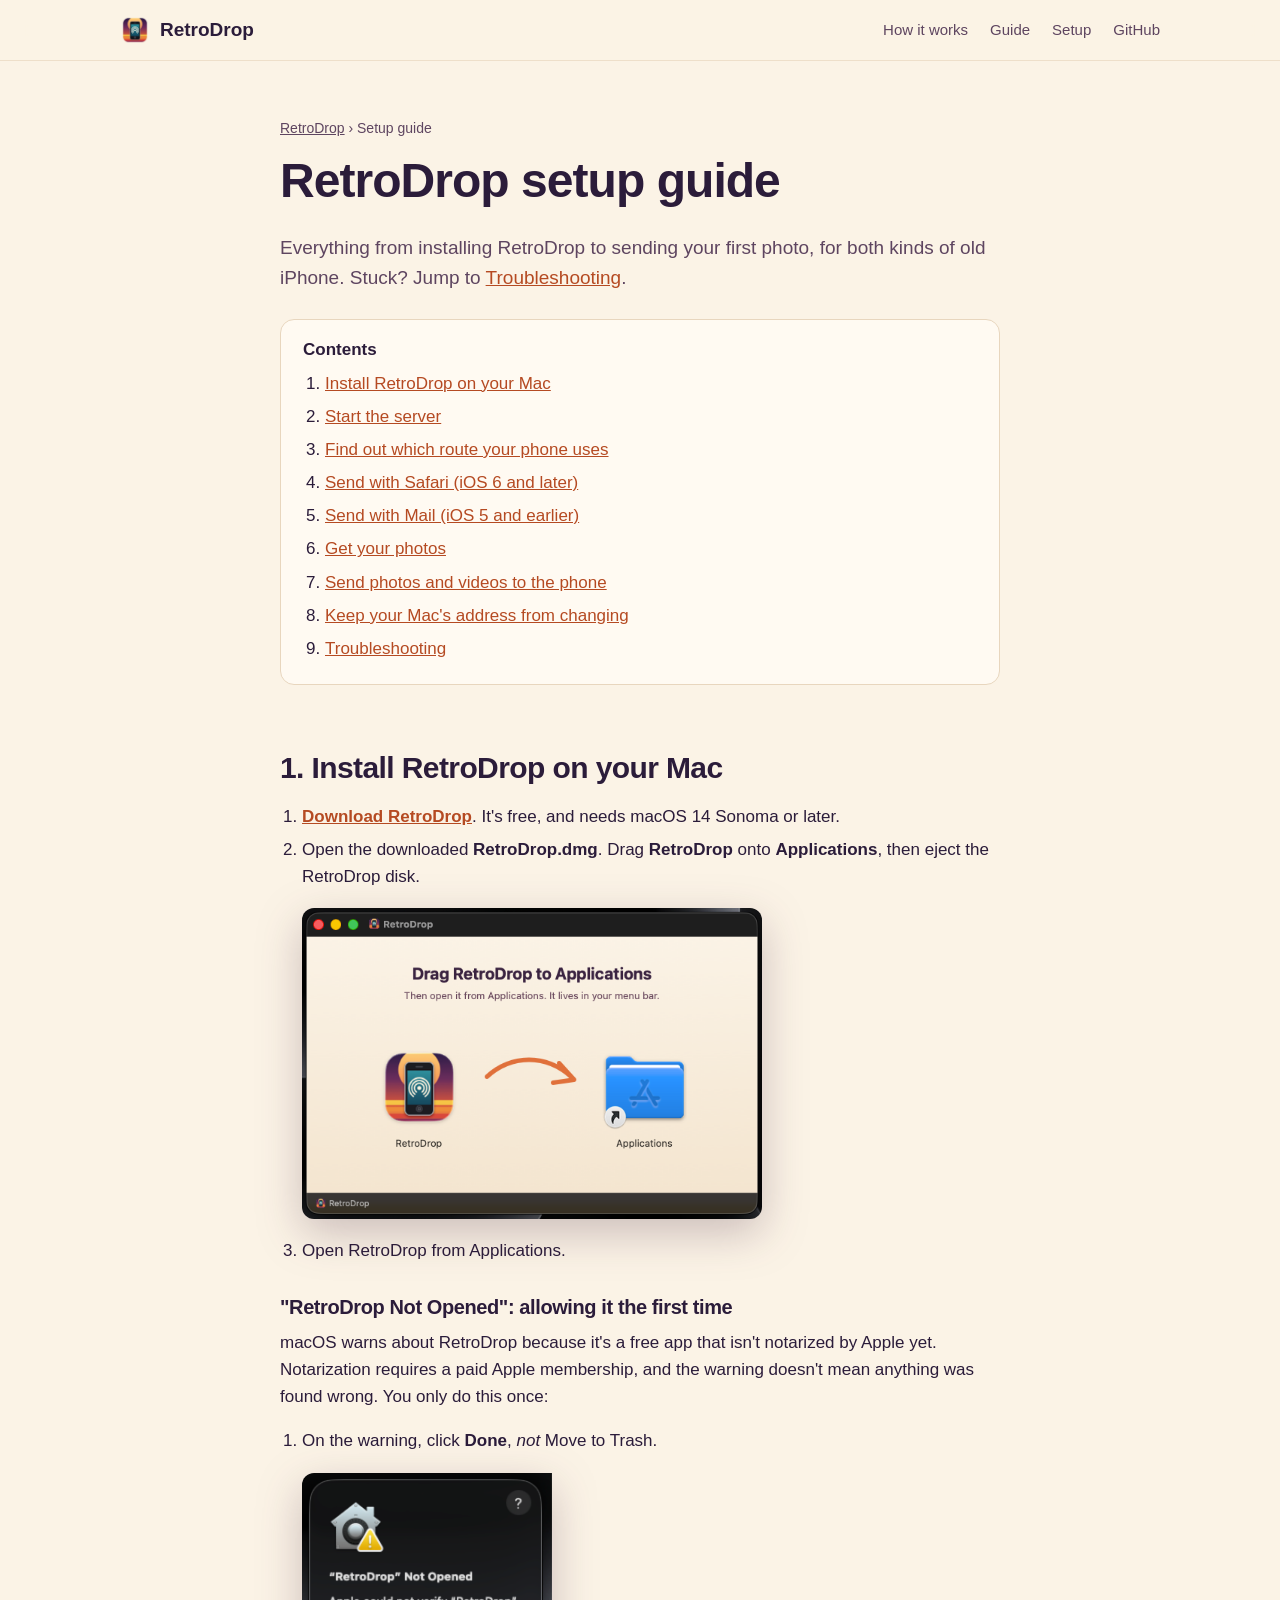
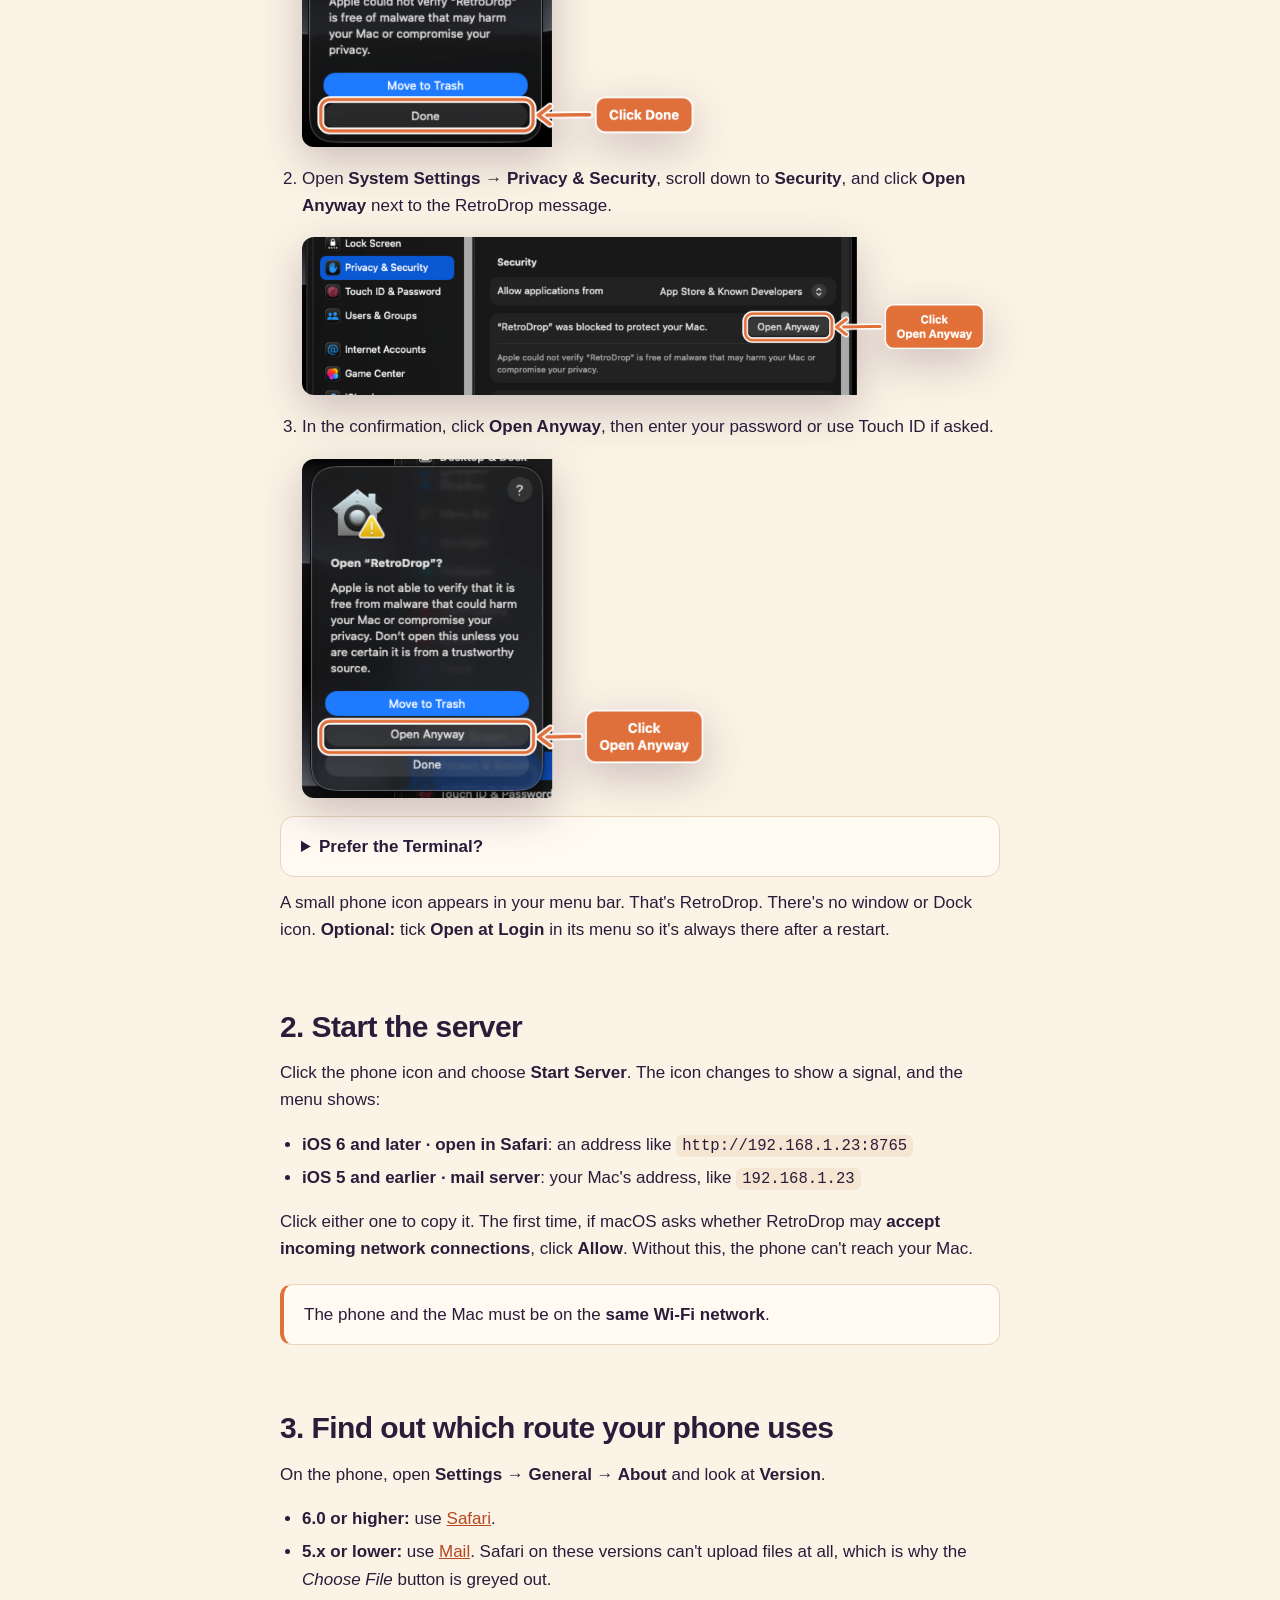
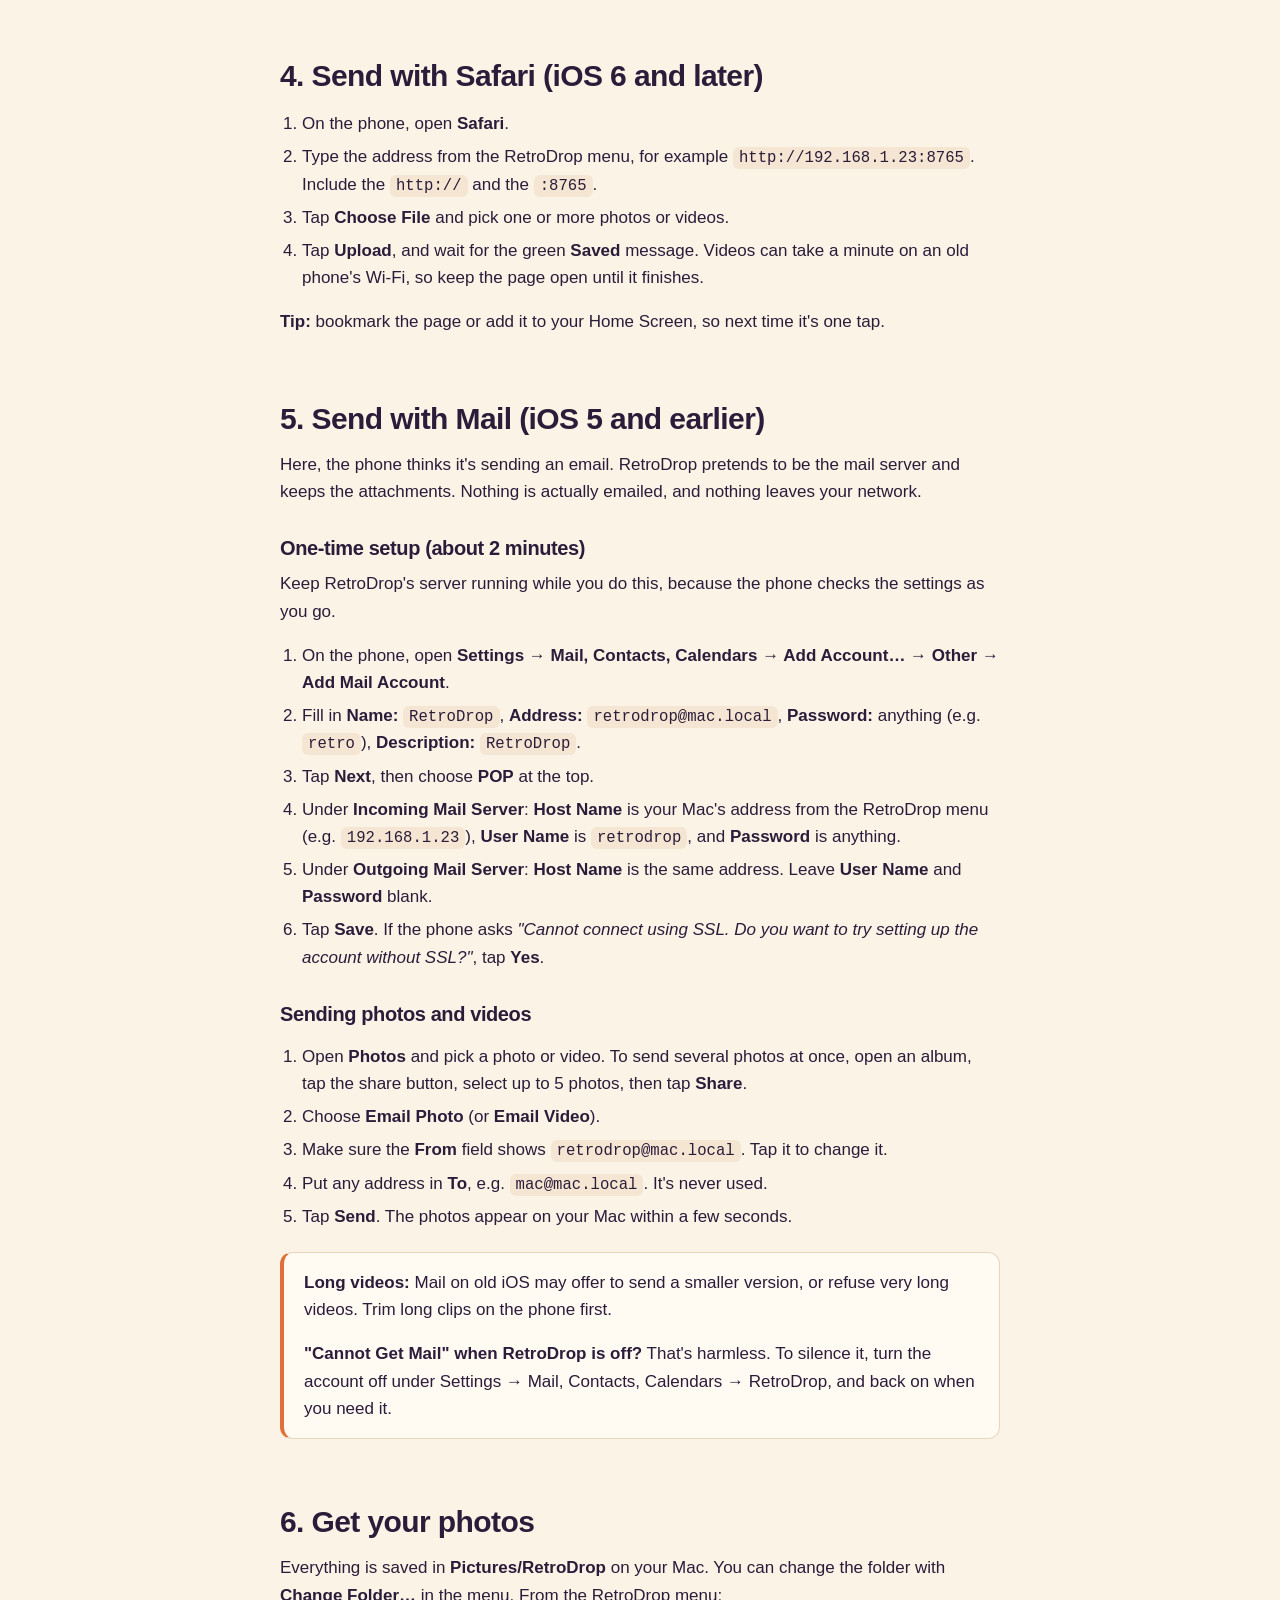
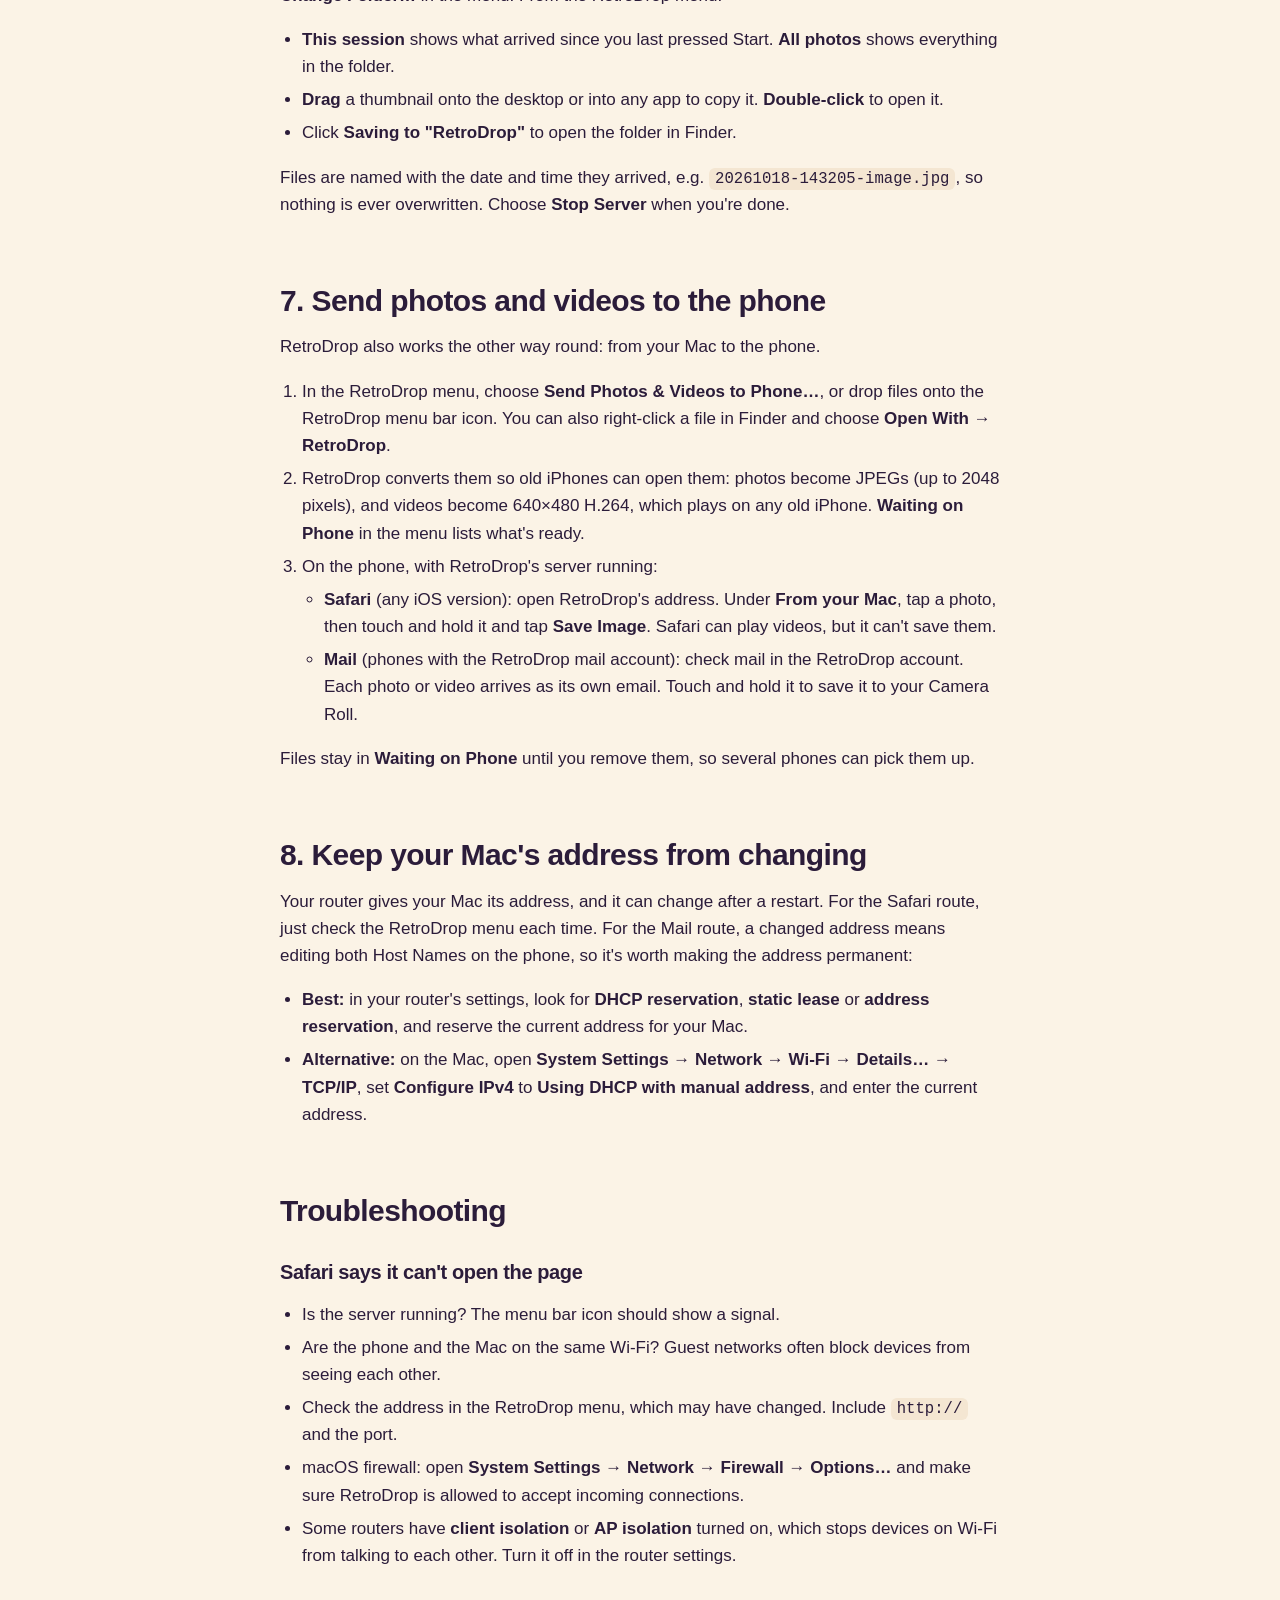
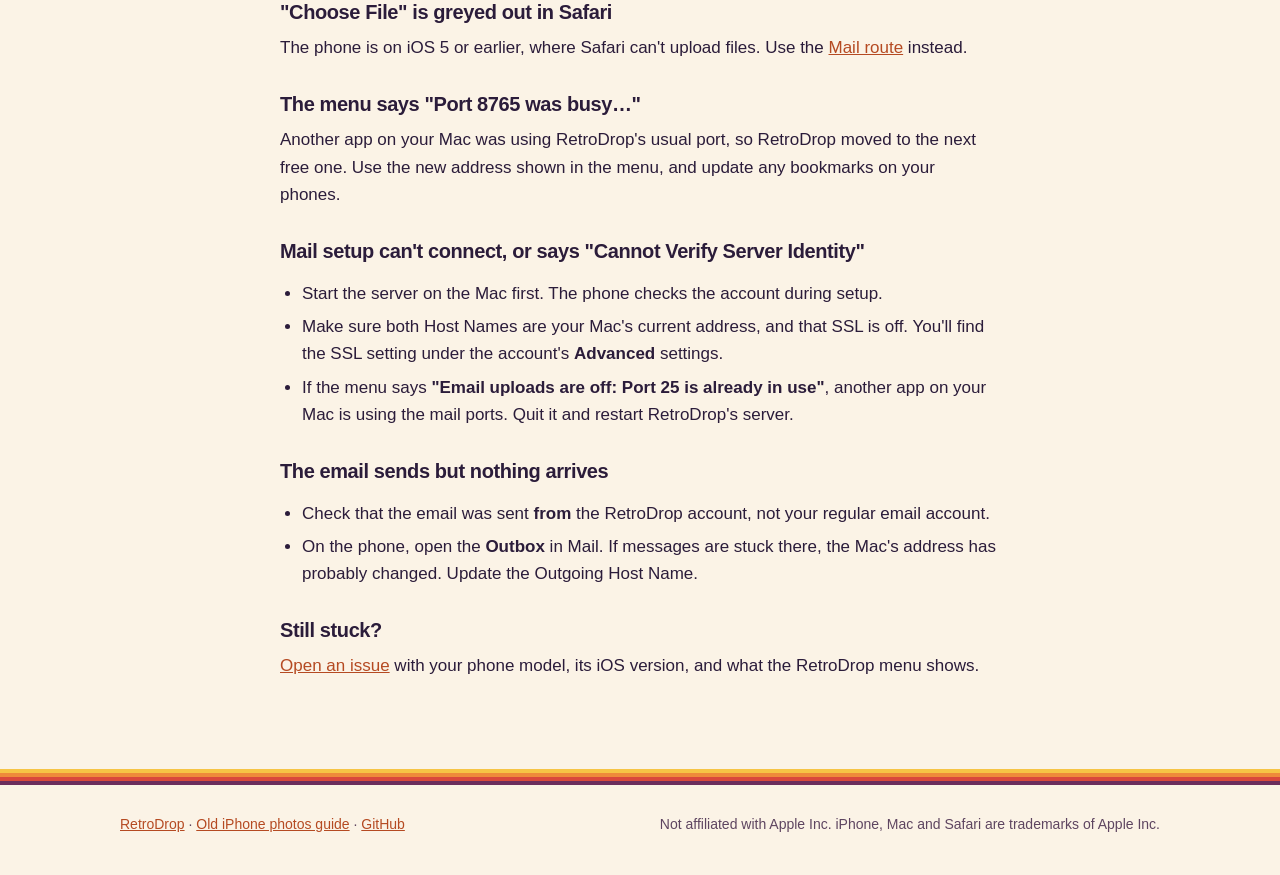
<file: setup/index.html>
<!doctype html>
<html lang="en">
<head>
<meta charset="utf-8">
<meta name="viewport" content="width=device-width, initial-scale=1">
<title>RetroDrop setup guide – send photos from an old iPhone (iOS 5 &amp; 6) to your Mac</title>
<meta name="description" content="Step-by-step: install RetroDrop on your Mac, then send photos from an old iPhone with Safari (iOS 6+) or the Mail app (iOS 5 and earlier). Includes the one-time Mail setup and troubleshooting.">
<link rel="canonical" href="https://samir-bujawdeh.github.io/RetroDrop/setup/">
<link rel="icon" type="image/png" href="../img/favicon-64.png">
<link rel="apple-touch-icon" href="../img/favicon.png">
<meta property="og:type" content="article">
<meta property="og:title" content="RetroDrop setup guide">
<meta property="og:description" content="Send photos from an old iPhone to your Mac over Wi‑Fi, with Safari (iOS 6+) or Mail (iOS 5 and earlier).">
<meta property="og:image" content="https://samir-bujawdeh.github.io/RetroDrop/img/social-card.png">
<meta property="og:url" content="https://samir-bujawdeh.github.io/RetroDrop/setup/">
<meta name="twitter:card" content="summary_large_image">
<meta name="theme-color" content="#FBF3E6" media="(prefers-color-scheme: light)">
<meta name="theme-color" content="#1B1424" media="(prefers-color-scheme: dark)">
<link rel="stylesheet" href="../style.css">
</head>
<body>

<header class="top">
  <div class="wrap">
    <a class="brand" href="../"><img src="../img/favicon-64.png" alt="">RetroDrop</a>
    <nav>
      <a href="../#how">How it works</a>
      <a href="../old-iphone-photos-to-mac/">Guide</a>
      <a href="./">Setup</a>
      <a class="gh" href="https://github.com/samir-bujawdeh/RetroDrop">GitHub</a>
    </nav>
  </div>
</header>

<main class="article">
  <div class="wrap">
    <div class="crumbs"><a href="../">RetroDrop</a> › Setup guide</div>
    <h1>RetroDrop setup guide</h1>
    <p class="lede">Everything from installing RetroDrop to sending your first photo, for both kinds of old iPhone. Stuck?
      Jump to <a href="#troubleshooting">Troubleshooting</a>.</p>

    <div class="toc">
      <b>Contents</b>
      <ol>
        <li><a href="#install">Install RetroDrop on your Mac</a></li>
        <li><a href="#start">Start the server</a></li>
        <li><a href="#route">Find out which route your phone uses</a></li>
        <li><a href="#safari">Send with Safari (iOS 6 and later)</a></li>
        <li><a href="#mail">Send with Mail (iOS 5 and earlier)</a></li>
        <li><a href="#photos">Get your photos</a></li>
        <li><a href="#send">Send photos and videos to the phone</a></li>
        <li><a href="#address">Keep your Mac's address from changing</a></li>
        <li><a href="#troubleshooting">Troubleshooting</a></li>
      </ol>
    </div>

    <h2 id="install">1. Install RetroDrop on your Mac</h2>
    <ol>
      <li><a href="https://github.com/samir-bujawdeh/RetroDrop/releases/latest/download/RetroDrop.dmg"><b>Download RetroDrop</b></a>.
        It's free, and needs macOS 14 Sonoma or later.</li>
      <li>Open the downloaded <b>RetroDrop.dmg</b>. Drag <b>RetroDrop</b> onto <b>Applications</b>, then eject the
        RetroDrop disk.
        <img src="../img/install/1-open-dmg.png" width="460" height="310" loading="lazy" alt="The RetroDrop disk image window: drag RetroDrop onto Applications"></li>
      <li>Open RetroDrop from Applications.</li>
    </ol>

    <h3>"RetroDrop Not Opened": allowing it the first time</h3>
    <p>macOS warns about RetroDrop because it's a free app that isn't notarized by Apple yet. Notarization requires a
      paid Apple membership, and the warning doesn't mean anything was found wrong. You only do this once:</p>
    <ol>
      <li>On the warning, click <b>Done</b>, <em>not</em> Move to Trash.
        <img src="../img/install/2-click-done.png" width="420" height="274" loading="lazy" alt="The “RetroDrop Not Opened” message, with Done highlighted"></li>
      <li>Open <b>System Settings → Privacy &amp; Security</b>, scroll down to <b>Security</b>, and click
        <b>Open Anyway</b> next to the RetroDrop message.
        <img src="../img/install/3-open-anyway-settings-crop.png" width="700" height="159" loading="lazy" alt="Privacy &amp; Security settings, with the Open Anyway button highlighted"></li>
      <li>In the confirmation, click <b>Open Anyway</b>, then enter your password or use Touch ID if asked.
        <img src="../img/install/4-open-anyway-confirm.png" width="420" height="340" loading="lazy" alt="The “Open RetroDrop?” confirmation, with Open Anyway highlighted"></li>
    </ol>
    <details><summary>Prefer the Terminal?</summary>
      <p>This removes the download flag so macOS stops asking: <code>xattr -dr com.apple.quarantine /Applications/RetroDrop.app</code></p></details>
    <p>A small phone icon appears in your menu bar. That's RetroDrop. There's no window or Dock icon.
      <b>Optional:</b> tick <b>Open at Login</b> in its menu so it's always there after a restart.</p>

    <h2 id="start">2. Start the server</h2>
    <p>Click the phone icon and choose <b>Start Server</b>. The icon changes to show a signal, and the menu shows:</p>
    <ul>
      <li><b>iOS 6 and later · open in Safari</b>: an address like <code>http://192.168.1.23:8765</code></li>
      <li><b>iOS 5 and earlier · mail server</b>: your Mac's address, like <code>192.168.1.23</code></li>
    </ul>
    <p>Click either one to copy it. The first time, if macOS asks whether RetroDrop may <b>accept incoming network
      connections</b>, click <b>Allow</b>. Without this, the phone can't reach your Mac.</p>
    <div class="callout"><p>The phone and the Mac must be on the <b>same Wi‑Fi network</b>.</p></div>

    <h2 id="route">3. Find out which route your phone uses</h2>
    <p>On the phone, open <b>Settings → General → About</b> and look at <b>Version</b>.</p>
    <ul>
      <li><b>6.0 or higher:</b> use <a href="#safari">Safari</a>.</li>
      <li><b>5.x or lower:</b> use <a href="#mail">Mail</a>. Safari on these versions can't upload files at all, which is
        why the <i>Choose File</i> button is greyed out.</li>
    </ul>

    <h2 id="safari">4. Send with Safari (iOS 6 and later)</h2>
    <ol>
      <li>On the phone, open <b>Safari</b>.</li>
      <li>Type the address from the RetroDrop menu, for example <code>http://192.168.1.23:8765</code>. Include the
        <code>http://</code> and the <code>:8765</code>.</li>
      <li>Tap <b>Choose File</b> and pick one or more photos or videos.</li>
      <li>Tap <b>Upload</b>, and wait for the green <b>Saved</b> message. Videos can take a minute on an old phone's
        Wi‑Fi, so keep the page open until it finishes.</li>
    </ol>
    <p><b>Tip:</b> bookmark the page or add it to your Home Screen, so next time it's one tap.</p>

    <h2 id="mail">5. Send with Mail (iOS 5 and earlier)</h2>
    <p>Here, the phone thinks it's sending an email. RetroDrop pretends to be the mail server and keeps the
      attachments. Nothing is actually emailed, and nothing leaves your network.</p>
    <h3>One-time setup (about 2 minutes)</h3>
    <p>Keep RetroDrop's server running while you do this, because the phone checks the settings as you go.</p>
    <ol>
      <li>On the phone, open <b>Settings → Mail, Contacts, Calendars → Add Account… → Other → Add Mail Account</b>.</li>
      <li>Fill in <b>Name:</b> <code>RetroDrop</code>, <b>Address:</b> <code>retrodrop@mac.local</code>,
        <b>Password:</b> anything (e.g. <code>retro</code>), <b>Description:</b> <code>RetroDrop</code>.</li>
      <li>Tap <b>Next</b>, then choose <b>POP</b> at the top.</li>
      <li>Under <b>Incoming Mail Server</b>: <b>Host Name</b> is your Mac's address from the RetroDrop menu (e.g.
        <code>192.168.1.23</code>), <b>User Name</b> is <code>retrodrop</code>, and <b>Password</b> is anything.</li>
      <li>Under <b>Outgoing Mail Server</b>: <b>Host Name</b> is the same address. Leave <b>User Name</b> and
        <b>Password</b> blank.</li>
      <li>Tap <b>Save</b>. If the phone asks <i>"Cannot connect using SSL. Do you want to try setting up the account
        without SSL?"</i>, tap <b>Yes</b>.</li>
    </ol>
    <h3>Sending photos and videos</h3>
    <ol>
      <li>Open <b>Photos</b> and pick a photo or video. To send several photos at once, open an album, tap the share
        button, select up to 5 photos, then tap <b>Share</b>.</li>
      <li>Choose <b>Email Photo</b> (or <b>Email Video</b>).</li>
      <li>Make sure the <b>From</b> field shows <code>retrodrop@mac.local</code>. Tap it to change it.</li>
      <li>Put any address in <b>To</b>, e.g. <code>mac@mac.local</code>. It's never used.</li>
      <li>Tap <b>Send</b>. The photos appear on your Mac within a few seconds.</li>
    </ol>
    <div class="callout">
      <p><b>Long videos:</b> Mail on old iOS may offer to send a smaller version, or refuse very long videos. Trim long
        clips on the phone first.</p>
      <p><b>"Cannot Get Mail" when RetroDrop is off?</b> That's harmless. To silence it, turn the account off under
        Settings → Mail, Contacts, Calendars → RetroDrop, and back on when you need it.</p>
    </div>

    <h2 id="photos">6. Get your photos</h2>
    <p>Everything is saved in <b>Pictures/RetroDrop</b> on your Mac. You can change the folder with <b>Change Folder…</b>
      in the menu. From the RetroDrop menu:</p>
    <ul>
      <li><b>This session</b> shows what arrived since you last pressed Start. <b>All photos</b> shows everything in the
        folder.</li>
      <li><b>Drag</b> a thumbnail onto the desktop or into any app to copy it. <b>Double-click</b> to open it.</li>
      <li>Click <b>Saving to "RetroDrop"</b> to open the folder in Finder.</li>
    </ul>
    <p>Files are named with the date and time they arrived, e.g. <code>20261018-143205-image.jpg</code>, so nothing is
      ever overwritten. Choose <b>Stop Server</b> when you're done.</p>

    <h2 id="send">7. Send photos and videos to the phone</h2>
    <p>RetroDrop also works the other way round: from your Mac to the phone.</p>
    <ol>
      <li>In the RetroDrop menu, choose <b>Send Photos &amp; Videos to Phone…</b>, or drop files onto the RetroDrop menu
        bar icon. You can also right-click a file in Finder and choose <b>Open With → RetroDrop</b>.</li>
      <li>RetroDrop converts them so old iPhones can open them: photos become JPEGs (up to 2048 pixels), and videos become
        640×480 H.264, which plays on any old iPhone. <b>Waiting on Phone</b> in the menu lists what's ready.</li>
      <li>On the phone, with RetroDrop's server running:
        <ul>
          <li><b>Safari</b> (any iOS version): open RetroDrop's address. Under <b>From your Mac</b>, tap a photo, then
            touch and hold it and tap <b>Save Image</b>. Safari can play videos, but it can't save them.</li>
          <li><b>Mail</b> (phones with the RetroDrop mail account): check mail in the RetroDrop account. Each photo or video
            arrives as its own email. Touch and hold it to save it to your Camera Roll.</li>
        </ul></li>
    </ol>
    <p>Files stay in <b>Waiting on Phone</b> until you remove them, so several phones can pick them up.</p>

    <h2 id="address">8. Keep your Mac's address from changing</h2>
    <p>Your router gives your Mac its address, and it can change after a restart. For the Safari route, just check the
      RetroDrop menu each time. For the Mail route, a changed address means editing both Host Names on the phone, so it's
      worth making the address permanent:</p>
    <ul>
      <li><b>Best:</b> in your router's settings, look for <b>DHCP reservation</b>, <b>static lease</b> or <b>address
        reservation</b>, and reserve the current address for your Mac.</li>
      <li><b>Alternative:</b> on the Mac, open <b>System Settings → Network → Wi‑Fi → Details… → TCP/IP</b>, set
        <b>Configure IPv4</b> to <b>Using DHCP with manual address</b>, and enter the current address.</li>
    </ul>

    <h2 id="troubleshooting">Troubleshooting</h2>
    <h3>Safari says it can't open the page</h3>
    <ul>
      <li>Is the server running? The menu bar icon should show a signal.</li>
      <li>Are the phone and the Mac on the same Wi‑Fi? Guest networks often block devices from seeing each other.</li>
      <li>Check the address in the RetroDrop menu, which may have changed. Include <code>http://</code> and the port.</li>
      <li>macOS firewall: open <b>System Settings → Network → Firewall → Options…</b> and make sure RetroDrop is allowed to
        accept incoming connections.</li>
      <li>Some routers have <b>client isolation</b> or <b>AP isolation</b> turned on, which stops devices on Wi‑Fi from
        talking to each other. Turn it off in the router settings.</li>
    </ul>
    <h3>"Choose File" is greyed out in Safari</h3>
    <p>The phone is on iOS 5 or earlier, where Safari can't upload files. Use the <a href="#mail">Mail route</a> instead.</p>
    <h3>The menu says "Port 8765 was busy…"</h3>
    <p>Another app on your Mac was using RetroDrop's usual port, so RetroDrop moved to the next free one. Use the new
      address shown in the menu, and update any bookmarks on your phones.</p>
    <h3>Mail setup can't connect, or says "Cannot Verify Server Identity"</h3>
    <ul>
      <li>Start the server on the Mac first. The phone checks the account during setup.</li>
      <li>Make sure both Host Names are your Mac's current address, and that SSL is off. You'll find the SSL setting under
        the account's <b>Advanced</b> settings.</li>
      <li>If the menu says <b>"Email uploads are off: Port 25 is already in use"</b>, another app on your Mac is using the
        mail ports. Quit it and restart RetroDrop's server.</li>
    </ul>
    <h3>The email sends but nothing arrives</h3>
    <ul>
      <li>Check that the email was sent <b>from</b> the RetroDrop account, not your regular email account.</li>
      <li>On the phone, open the <b>Outbox</b> in Mail. If messages are stuck there, the Mac's address has probably changed.
        Update the Outgoing Host Name.</li>
    </ul>
    <h3>Still stuck?</h3>
    <p><a href="https://github.com/samir-bujawdeh/RetroDrop/issues">Open an issue</a> with your phone model, its iOS
      version, and what the RetroDrop menu shows.</p>
  </div>
</main>

<div class="stripes thin"></div>
<footer>
  <div class="wrap">
    <span><a href="../">RetroDrop</a> · <a href="../old-iphone-photos-to-mac/">Old iPhone photos guide</a> · <a href="https://github.com/samir-bujawdeh/RetroDrop">GitHub</a></span>
    <span>Not affiliated with Apple Inc. iPhone, Mac and Safari are trademarks of Apple Inc.</span>
  </div>
</footer>
</body>
</html>
</file>
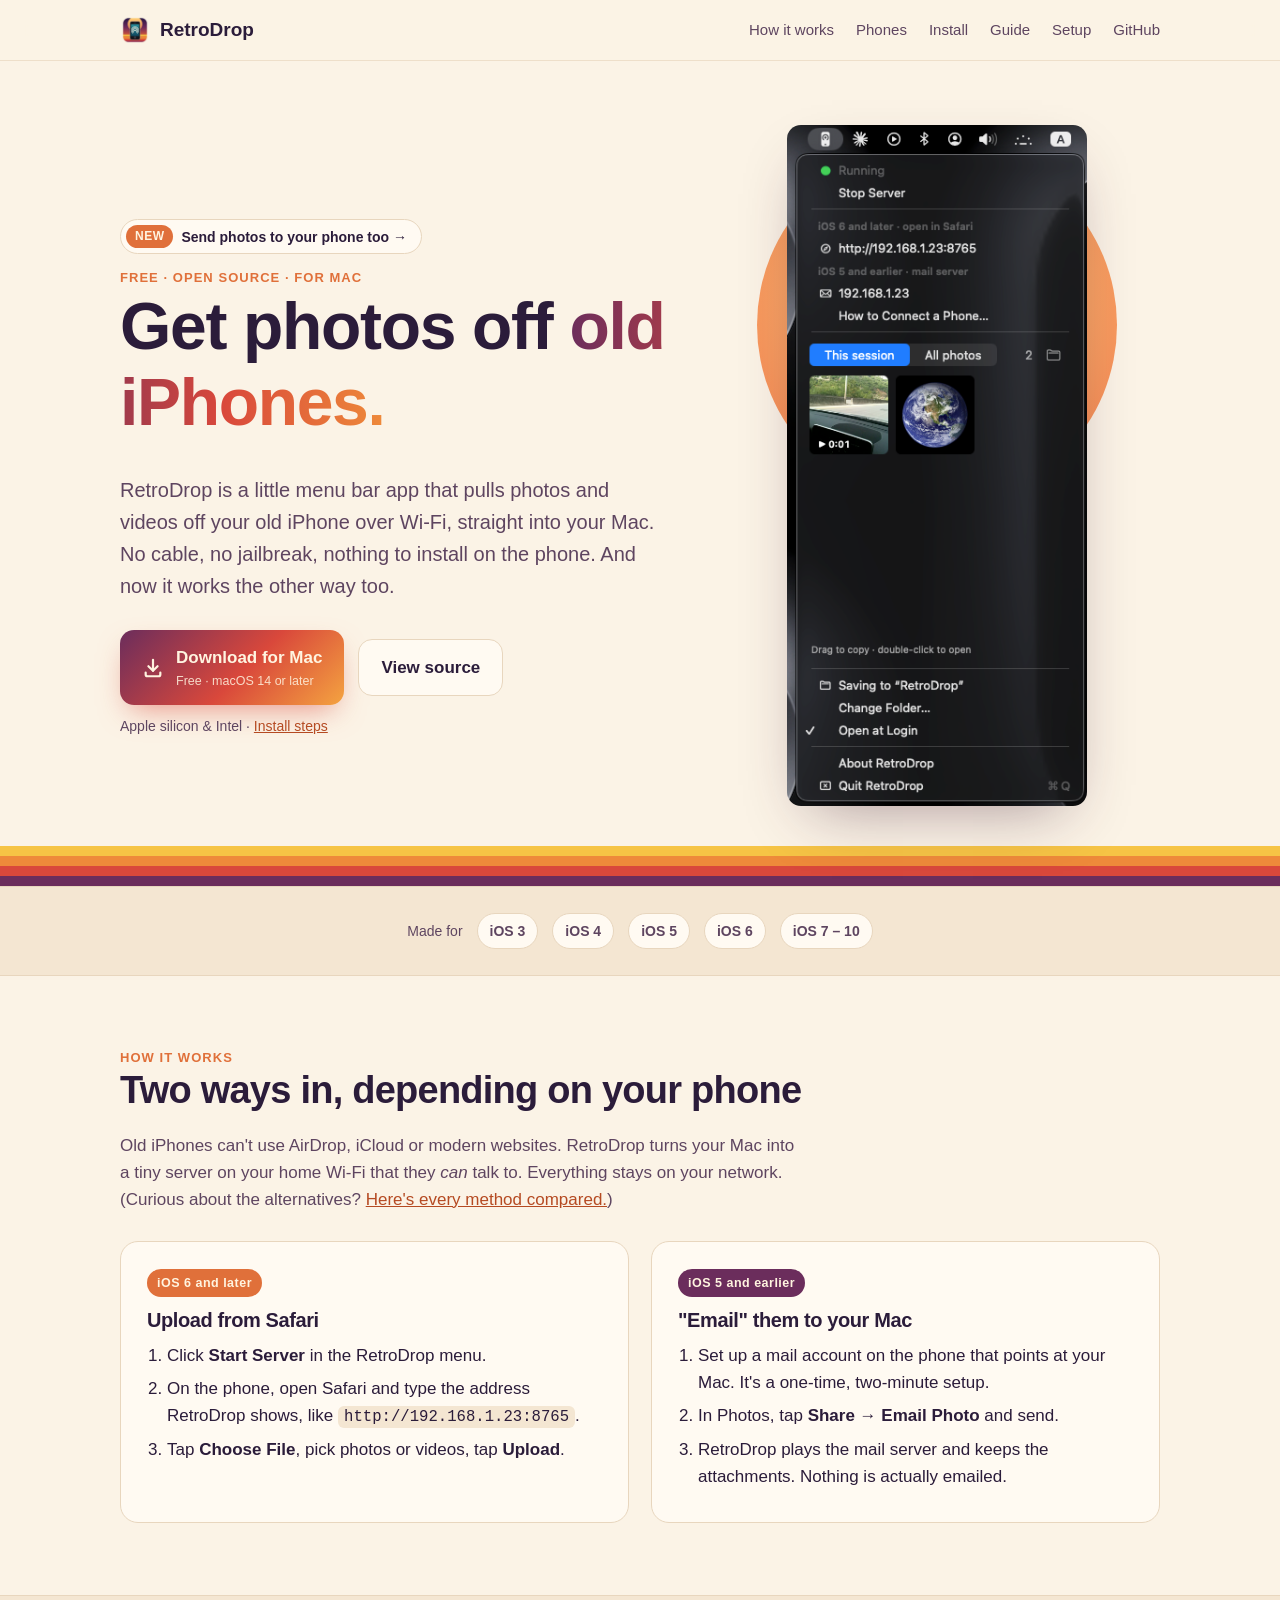
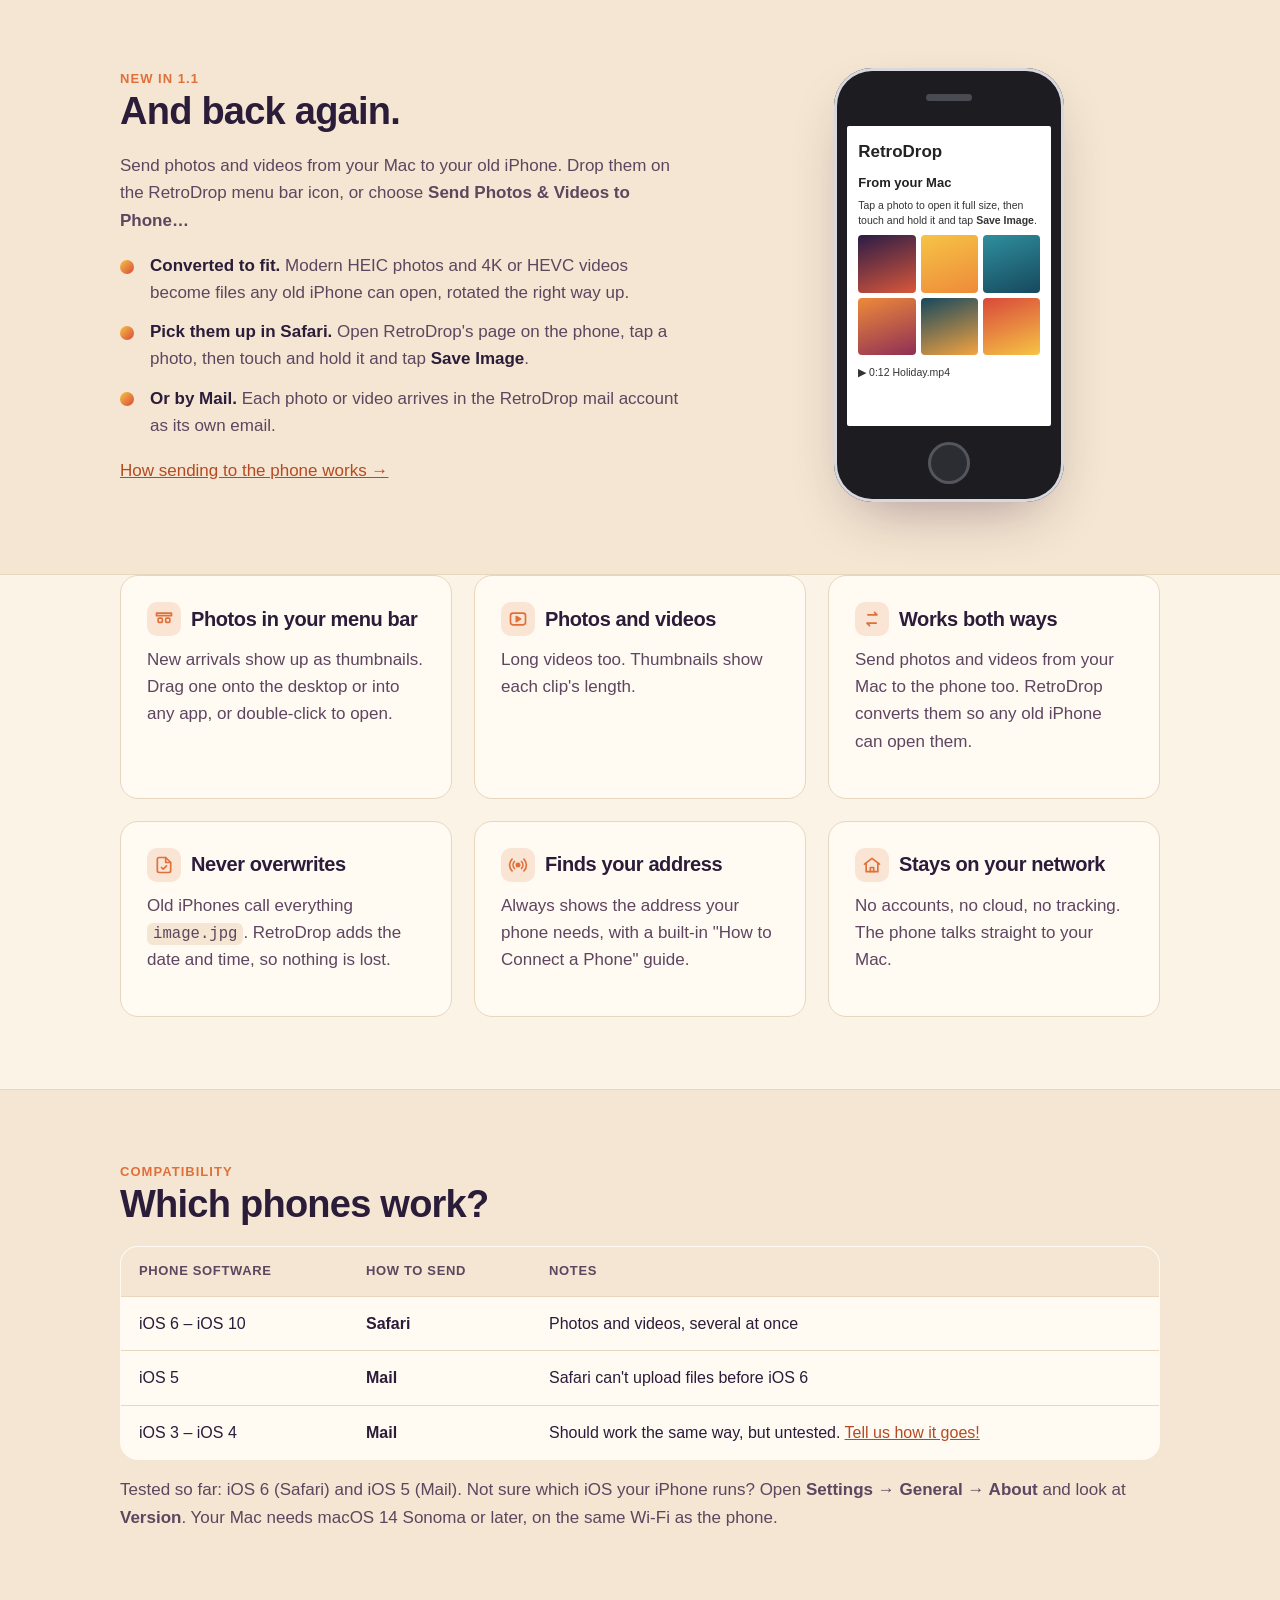
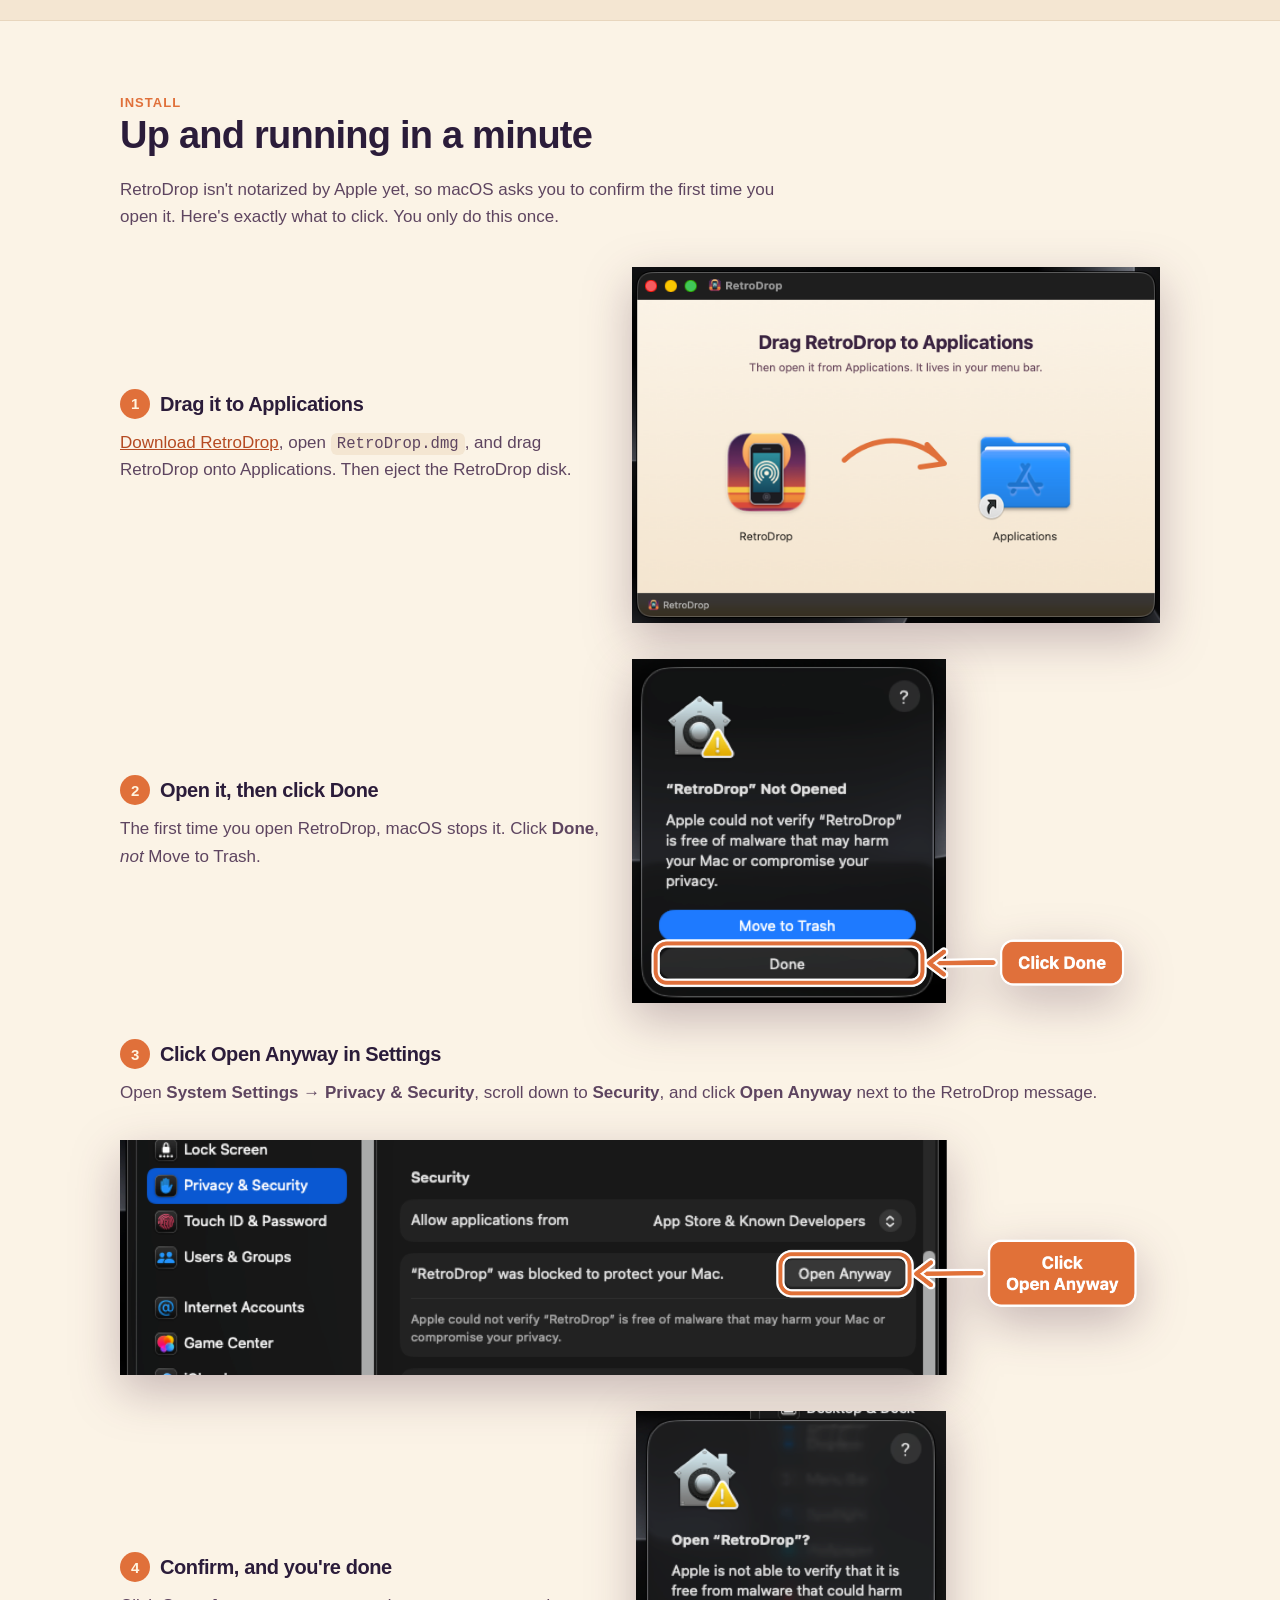
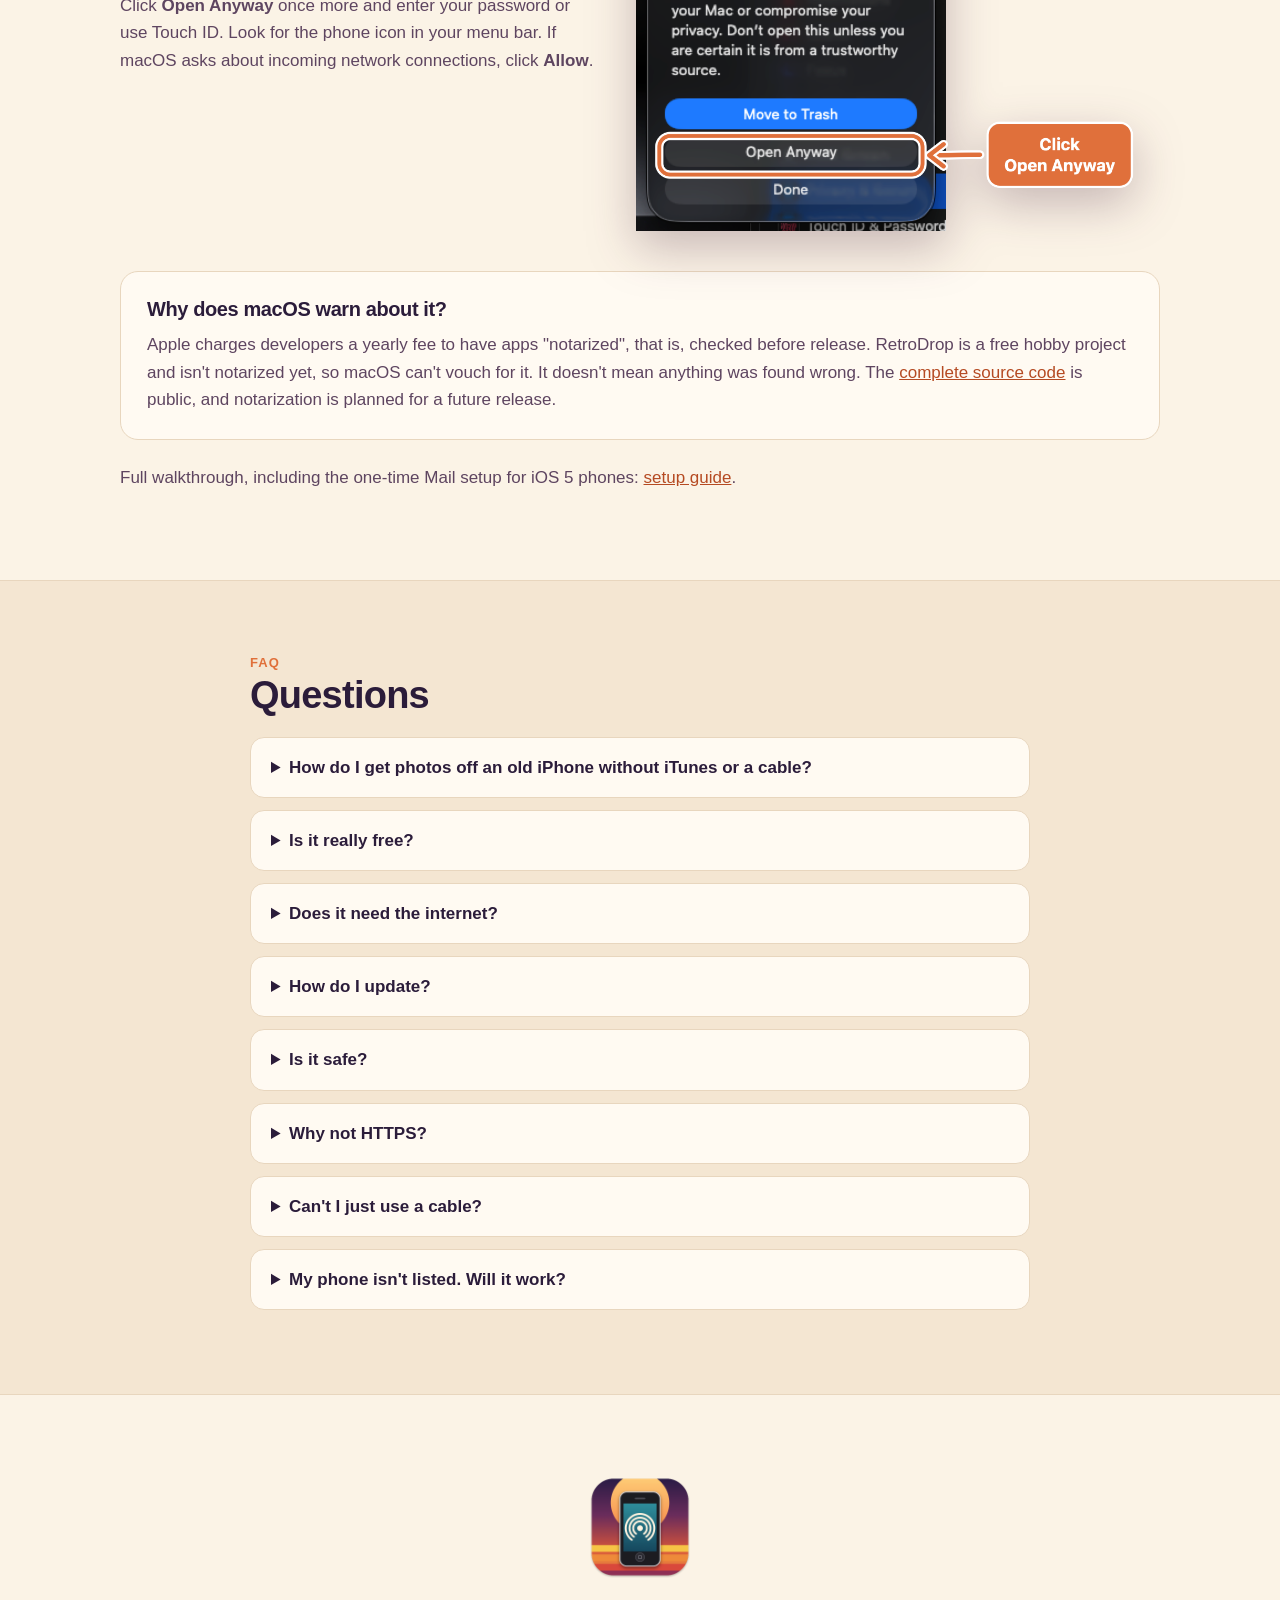
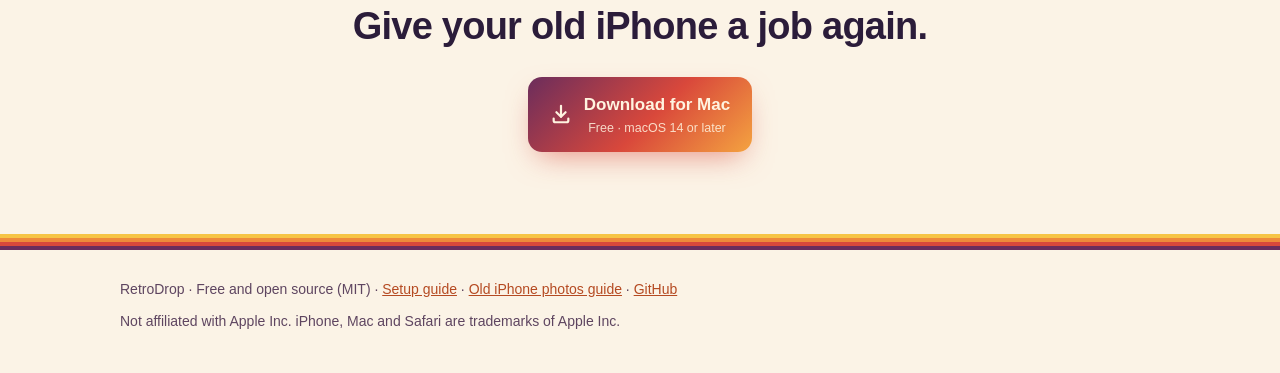
<file: website/index.html>
<!doctype html>
<html lang="en">
<head>
<meta charset="utf-8">
<meta name="viewport" content="width=device-width, initial-scale=1">
<meta name="google-site-verification" content="s6ZzD749bIk8uMjqmS4QxzP47BUz6WgpLfNJ7d7CBfo">
<title>RetroDrop for Mac – transfer photos from old iPhones (iOS 3 – iOS 10) over Wi‑Fi</title>
<meta name="description" content="RetroDrop is a free Mac app that transfers photos and videos from old iPhones to your Mac over Wi‑Fi. Works on iOS 3 to iOS 10, including iOS 5 and iOS 6. No cable, no iTunes, nothing to install on the phone. Send photos and videos back to the phone too.">
<link rel="canonical" href="https://samir-bujawdeh.github.io/RetroDrop/">
<script type="application/ld+json">
{
  "@context": "https://schema.org",
  "@type": "SoftwareApplication",
  "name": "RetroDrop",
  "alternateName": "RetroDrop for Mac",
  "description": "Free Mac menu bar app that transfers photos and videos from old iPhones (iOS 3 to iOS 10, including iOS 5 and iOS 6) to a Mac over Wi-Fi, with no cable and nothing to install on the phone.",
  "applicationCategory": "PhotographyApplication",
  "operatingSystem": "macOS 14 or later",
  "url": "https://samir-bujawdeh.github.io/RetroDrop/",
  "downloadUrl": "https://github.com/samir-bujawdeh/RetroDrop/releases/latest/download/RetroDrop.dmg",
  "softwareVersion": "1.2.0",
  "license": "https://opensource.org/licenses/MIT",
  "isAccessibleForFree": true,
  "offers": { "@type": "Offer", "price": "0", "priceCurrency": "USD" },
  "image": "https://samir-bujawdeh.github.io/RetroDrop/img/social-card.png",
  "screenshot": "https://samir-bujawdeh.github.io/RetroDrop/img/screenshot-menu.png",
  "sameAs": ["https://github.com/samir-bujawdeh/RetroDrop"]
}
</script>
<link rel="icon" type="image/png" href="img/favicon-64.png">
<link rel="apple-touch-icon" href="img/favicon.png">
<meta name="theme-color" content="#FBF3E6" media="(prefers-color-scheme: light)">
<meta name="theme-color" content="#1B1424" media="(prefers-color-scheme: dark)">

<meta property="og:type" content="website">
<meta property="og:title" content="RetroDrop: get photos off old iPhones">
<meta property="og:description" content="Free Mac menu bar app. Send photos and videos from an old iPhone to your Mac over Wi‑Fi. No cable, nothing to install on the phone.">
<meta property="og:image" content="https://samir-bujawdeh.github.io/RetroDrop/img/social-card.png">
<meta property="og:url" content="https://samir-bujawdeh.github.io/RetroDrop/">
<meta name="twitter:card" content="summary_large_image">

<link rel="stylesheet" href="style.css">
</head>
<body>

<header class="top">
  <div class="wrap">
    <a class="brand" href="#"><img src="img/favicon-64.png" alt="">RetroDrop</a>
    <nav>
      <a href="#how">How it works</a>
      <a href="#phones">Phones</a>
      <a href="#install">Install</a>
      <a href="old-iphone-photos-to-mac/">Guide</a>
      <a href="setup/">Setup</a>
      <a class="gh" href="https://github.com/samir-bujawdeh/RetroDrop">GitHub</a>
    </nav>
  </div>
</header>

<main>
<section class="hero">
  <div class="wrap">
    <div>
      <a class="newpill" href="#both-ways"><b>New</b> Send photos to your phone too →</a>
      <div class="eyebrow">Free · Open source · For Mac</div>
      <h1>Get photos off <span class="accent">old iPhones.</span></h1>
      <p class="lede">RetroDrop is a little menu bar app that pulls photos and videos off your old
        iPhone over Wi‑Fi, straight into your Mac. No cable, no jailbreak, nothing to install on the phone.
        And now it works the other way too.</p>
      <div class="cta">
        <a class="btn btn-primary" href="https://github.com/samir-bujawdeh/RetroDrop/releases/latest/download/RetroDrop.dmg">
          <svg width="22" height="22" viewBox="0 0 24 24" fill="none" stroke="currentColor" stroke-width="2.4" stroke-linecap="round" stroke-linejoin="round" aria-hidden="true"><path d="M12 3v12"/><path d="m7 10 5 5 5-5"/><path d="M4 17v2a2 2 0 0 0 2 2h12a2 2 0 0 0 2-2v-2"/></svg>
          <span>Download for Mac<small>Free · macOS 14 or later</small></span>
        </a>
        <a class="btn btn-ghost" href="https://github.com/samir-bujawdeh/RetroDrop">View source</a>
      </div>
      <p class="fineprint">Apple silicon &amp; Intel · <a href="#install">Install steps</a></p>
    </div>
    <div class="hero-art">
      <img src="img/screenshot-menu.png" width="320" height="726"
           alt="The RetroDrop menu: server running, the Safari and mail addresses, and a grid of received photos and videos">
    </div>
  </div>
  <div class="stripes"></div>
</section>

<div class="phones">
  <div class="wrap">
    <span class="muted" style="font-size:14px">Made for</span>
    <span class="chip">iOS 3</span><span class="chip">iOS 4</span><span class="chip">iOS 5</span>
    <span class="chip">iOS 6</span><span class="chip">iOS 7 – 10</span>
  </div>
</div>

<section id="how">
  <div class="wrap">
    <div class="eyebrow">How it works</div>
    <h2>Two ways in, depending on your phone</h2>
    <p class="muted" style="max-width:40em">Old iPhones can't use AirDrop, iCloud or modern websites. RetroDrop turns your Mac
      into a tiny server on your home Wi‑Fi that they <em>can</em> talk to. Everything stays on your network.
      (Curious about the alternatives? <a href="old-iphone-photos-to-mac/">Here's every method compared.</a>)</p>
    <div class="grid two" style="margin-top:28px">
      <div class="card">
        <span class="tag">iOS 6 and later</span>
        <h3>Upload from Safari</h3>
        <ol>
          <li>Click <b>Start Server</b> in the RetroDrop menu.</li>
          <li>On the phone, open Safari and type the address RetroDrop shows, like <code>http://192.168.1.23:8765</code>.</li>
          <li>Tap <b>Choose File</b>, pick photos or videos, tap <b>Upload</b>.</li>
        </ol>
      </div>
      <div class="card">
        <span class="tag mail">iOS 5 and earlier</span>
        <h3>"Email" them to your Mac</h3>
        <ol>
          <li>Set up a mail account on the phone that points at your Mac. It's a one-time, two-minute setup.</li>
          <li>In Photos, tap <b>Share → Email Photo</b> and send.</li>
          <li>RetroDrop plays the mail server and keeps the attachments. Nothing is actually emailed.</li>
        </ol>
      </div>
    </div>
  </div>
</section>

<section id="both-ways" class="both-ways">
  <div class="wrap">
    <div class="bw-text">
      <div class="eyebrow">New in 1.1</div>
      <h2>And back again.</h2>
      <p class="muted">Send photos and videos from your Mac to your old iPhone. Drop them on the RetroDrop menu bar icon,
        or choose <b>Send Photos &amp; Videos to Phone…</b></p>
      <ul class="bw-list">
        <li><b>Converted to fit.</b> Modern HEIC photos and 4K or HEVC videos become files any old iPhone can open,
          rotated the right way up.</li>
        <li><b>Pick them up in Safari.</b> Open RetroDrop's page on the phone, tap a photo, then touch and hold it and
          tap <b>Save Image</b>.</li>
        <li><b>Or by Mail.</b> Each photo or video arrives in the RetroDrop mail account as its own email.</li>
      </ul>
      <p><a href="setup/#send">How sending to the phone works →</a></p>
    </div>
    <div class="bw-art" aria-hidden="true">
      <div class="phone">
        <div class="screen">
          <div class="s-title">RetroDrop</div>
          <div class="s-h">From your Mac</div>
          <div class="s-p">Tap a photo to open it full size, then touch and hold it and tap <b>Save Image</b>.</div>
          <div class="tiles"><i class="t1"></i><i class="t2"></i><i class="t3"></i><i class="t4"></i><i class="t5"></i><i class="t6"></i></div>
          <div class="s-p">▶ 0:12 Holiday.mp4</div>
        </div>
      </div>
    </div>
  </div>
</section>

<section style="padding-top:0">
  <div class="wrap">
    <div class="grid three">
      <div class="card feature"><h3><span class="ico"><svg width="20" height="20" viewBox="0 0 24 24" fill="none" stroke="currentColor" stroke-width="2" stroke-linecap="round" stroke-linejoin="round" aria-hidden="true"><path d="M3 5h18v3H3z"/><rect x="5" y="11" width="5" height="5" rx="1"/><rect x="14" y="11" width="5" height="5" rx="1"/></svg></span>Photos in your menu bar</h3>
        <p class="muted">New arrivals show up as thumbnails. Drag one onto the desktop or into any app, or double-click to open.</p></div>
      <div class="card feature"><h3><span class="ico"><svg width="20" height="20" viewBox="0 0 24 24" fill="none" stroke="currentColor" stroke-width="2" stroke-linecap="round" stroke-linejoin="round" aria-hidden="true"><rect x="3" y="5" width="18" height="14" rx="3"/><path d="m10 9 5 3-5 3z" fill="currentColor"/></svg></span>Photos and videos</h3>
        <p class="muted">Long videos too. Thumbnails show each clip's length.</p></div>
      <div class="card feature"><h3><span class="ico"><svg width="20" height="20" viewBox="0 0 24 24" fill="none" stroke="currentColor" stroke-width="2" stroke-linecap="round" stroke-linejoin="round" aria-hidden="true"><path d="M7 7h11l-3-3M17 17H6l3 3"/></svg></span>Works both ways</h3>
        <p class="muted">Send photos and videos from your Mac to the phone too. RetroDrop converts them so any old iPhone can open them.</p></div>
      <div class="card feature"><h3><span class="ico"><svg width="20" height="20" viewBox="0 0 24 24" fill="none" stroke="currentColor" stroke-width="2" stroke-linecap="round" stroke-linejoin="round" aria-hidden="true"><path d="M14 3H6a2 2 0 0 0-2 2v14a2 2 0 0 0 2 2h12a2 2 0 0 0 2-2V9z"/><path d="M14 3v6h6"/><path d="m9 15 2 2 4-4"/></svg></span>Never overwrites</h3>
        <p class="muted">Old iPhones call everything <code>image.jpg</code>. RetroDrop adds the date and time, so nothing is lost.</p></div>
      <div class="card feature"><h3><span class="ico"><svg width="20" height="20" viewBox="0 0 24 24" fill="none" stroke="currentColor" stroke-width="2" stroke-linecap="round" stroke-linejoin="round" aria-hidden="true"><circle cx="12" cy="12" r="2" fill="currentColor"/><path d="M7.8 16.2a6 6 0 0 1 0-8.4M16.2 7.8a6 6 0 0 1 0 8.4M4.9 19.1a10 10 0 0 1 0-14.2M19.1 4.9a10 10 0 0 1 0 14.2"/></svg></span>Finds your address</h3>
        <p class="muted">Always shows the address your phone needs, with a built-in "How to Connect a Phone" guide.</p></div>
      <div class="card feature"><h3><span class="ico"><svg width="20" height="20" viewBox="0 0 24 24" fill="none" stroke="currentColor" stroke-width="2" stroke-linecap="round" stroke-linejoin="round" aria-hidden="true"><path d="M3 11 12 4l9 7"/><path d="M5 10v10h14V10"/><path d="M10 20v-5h4v5"/></svg></span>Stays on your network</h3>
        <p class="muted">No accounts, no cloud, no tracking. The phone talks straight to your Mac.</p></div>
    </div>
  </div>
</section>

<section id="phones" style="background:var(--bg-2);border-block:1px solid var(--line)">
  <div class="wrap">
    <div class="eyebrow">Compatibility</div>
    <h2>Which phones work?</h2>
    <div class="scroll-x">
      <table class="table">
        <thead><tr><th>Phone software</th><th>How to send</th><th>Notes</th></tr></thead>
        <tbody>
          <tr><td>iOS 6 – iOS 10</td><td><b>Safari</b></td><td>Photos and videos, several at once</td></tr>
          <tr><td>iOS 5</td><td><b>Mail</b></td><td>Safari can't upload files before iOS 6</td></tr>
          <tr><td>iOS 3 – iOS 4</td><td><b>Mail</b></td><td>Should work the same way, but untested. <a href="https://github.com/samir-bujawdeh/RetroDrop/issues">Tell us how it goes!</a></td></tr>
        </tbody>
      </table>
    </div>
    <p class="muted" style="margin-top:16px">Tested so far: iOS 6 (Safari) and iOS 5 (Mail). Not sure which iOS your iPhone runs? Open <b>Settings → General → About</b>
      and look at <b>Version</b>.
      Your Mac needs macOS 14 Sonoma or later, on the same Wi‑Fi as the phone.</p>
  </div>
</section>

<section id="install">
  <div class="wrap">
    <div class="eyebrow">Install</div>
    <h2>Up and running in a minute</h2>
    <p class="muted" style="max-width:40em">RetroDrop isn't notarized by Apple yet, so macOS asks you to confirm the first time
      you open it. Here's exactly what to click. You only do this once.</p>
    <div class="steps" style="margin-top:36px">
      <div class="step">
        <div><h3>Drag it to Applications</h3>
          <p class="muted"><a href="https://github.com/samir-bujawdeh/RetroDrop/releases/latest/download/RetroDrop.dmg">Download RetroDrop</a>,
            open <code>RetroDrop.dmg</code>, and drag RetroDrop onto Applications. Then eject the RetroDrop disk.</p></div>
        <img src="img/install/1-open-dmg.png" width="612" height="413" loading="lazy" alt="The RetroDrop disk image window: drag RetroDrop onto Applications">
      </div>
      <div class="step">
        <div><h3>Open it, then click Done</h3>
          <p class="muted">The first time you open RetroDrop, macOS stops it. Click <b>Done</b>, <em>not</em> Move to Trash.</p></div>
        <img src="img/install/2-click-done.png" width="469" height="306" loading="lazy" alt="The “RetroDrop Not Opened” message, with Done highlighted">
      </div>
      <div class="step wide">
        <div><h3>Click Open Anyway in Settings</h3>
          <p class="muted">Open <b>System Settings → Privacy &amp; Security</b>, scroll down to <b>Security</b>, and click
            <b>Open Anyway</b> next to the RetroDrop message.</p></div>
        <img src="img/install/3-open-anyway-settings-crop.png" width="926" height="210" loading="lazy" alt="Privacy &amp; Security settings, with the Open Anyway button highlighted">
      </div>
      <div class="step">
        <div><h3>Confirm, and you're done</h3>
          <p class="muted">Click <b>Open Anyway</b> once more and enter your password or use Touch ID. Look for the phone
            icon in your menu bar. If macOS asks about incoming network connections, click <b>Allow</b>.</p></div>
        <img src="img/install/4-open-anyway-confirm.png" width="470" height="380" loading="lazy" alt="The “Open RetroDrop?” confirmation, with Open Anyway highlighted">
      </div>
    </div>
    <div class="card why">
      <h3>Why does macOS warn about it?</h3>
      <p class="muted" style="margin:0">Apple charges developers a yearly fee to have apps "notarized", that is, checked before
        release. RetroDrop is a free hobby project and isn't notarized yet, so macOS can't vouch for it. It doesn't mean
        anything was found wrong. The <a href="https://github.com/samir-bujawdeh/RetroDrop">complete source code</a> is public, and
        notarization is planned for a future release.</p>
    </div>
    <p class="muted" style="margin-top:24px">Full walkthrough, including the one-time Mail setup for iOS 5 phones:
      <a href="setup/">setup guide</a>.</p>
  </div>
</section>

<section id="faq" style="background:var(--bg-2);border-block:1px solid var(--line)">
  <div class="wrap" style="max-width:820px">
    <div class="eyebrow">FAQ</div>
    <h2>Questions</h2>
    <details><summary>How do I get photos off an old iPhone without iTunes or a cable?</summary>
      <p>Install RetroDrop on your Mac and click Start Server. On iOS 6 or later, open the address it shows in Safari and
        upload your photos and videos. On iOS 5 or earlier, set up the built-in mail route once, then use Share → Email
        Photo. Either way, the photos arrive in a folder on your Mac over Wi‑Fi. No iTunes, no cable, no jailbreak.</p></details>
    <details><summary>Is it really free?</summary>
      <p>Yes. No ads, no account, no paid version. It's open source under the MIT license.</p></details>
    <details><summary>Does it need the internet?</summary>
      <p>No. The phone talks directly to your Mac over your Wi‑Fi. Nothing goes to the cloud. The only time RetroDrop
        uses the internet is when you click <b>Check for Updates…</b>, and only then.</p></details>
    <details><summary>How do I update?</summary>
      <p>Choose <b>Check for Updates…</b> in the RetroDrop menu. If there's a new version, click <b>Install and
        Relaunch</b>. RetroDrop downloads it, checks that it's genuine, and restarts. Versions 1.0 and 1.1 don't have
        this yet: download the latest version once, and you'll have it from then on.</p></details>
    <details><summary>Is it safe?</summary>
      <p>RetroDrop only works on your local network and only saves files into one folder. While the server is running,
        anyone on the same Wi‑Fi could send files to that folder, because old phones can't do modern security. So use it
        on your home network, not public Wi‑Fi, and stop the server when you're done.</p></details>
    <details><summary>Why not HTTPS?</summary>
      <p>Old iPhones can't connect to modern secure websites. That's the whole reason RetroDrop exists. It's meant for
        your home network only.</p></details>
    <details><summary>Can't I just use a cable?</summary>
      <p>You can! Image Capture over USB still works. RetroDrop is for when you'd rather not dig out a 30‑pin cable, and
        only want the photos you pick to show up, ready to drag anywhere. See
        <a href="old-iphone-photos-to-mac/">every way to get photos off an old iPhone, compared</a>.</p></details>
    <details><summary>My phone isn't listed. Will it work?</summary>
      <p>If it runs iOS 6 or later, use Safari. If it's older, use Mail. Please
        <a href="https://github.com/samir-bujawdeh/RetroDrop/issues">open an issue</a> and tell us how it went, so we can
        add it to the list.</p></details>
  </div>
</section>

<section class="final">
  <div class="wrap">
    <img src="img/icon.png" width="120" height="120" alt="" style="margin:0 auto 18px">
    <h2>Give your old iPhone a job again.</h2>
    <div class="cta">
      <a class="btn btn-primary" href="https://github.com/samir-bujawdeh/RetroDrop/releases/latest/download/RetroDrop.dmg">
        <svg width="22" height="22" viewBox="0 0 24 24" fill="none" stroke="currentColor" stroke-width="2.4" stroke-linecap="round" stroke-linejoin="round" aria-hidden="true"><path d="M12 3v12"/><path d="m7 10 5 5 5-5"/><path d="M4 17v2a2 2 0 0 0 2 2h12a2 2 0 0 0 2-2v-2"/></svg>
        <span>Download for Mac<small>Free · macOS 14 or later</small></span>
      </a>
    </div>
  </div>
</section>
</main>

<div class="stripes thin"></div>
<footer>
  <div class="wrap">
    <span>RetroDrop · Free and open source (MIT) · <a href="setup/">Setup guide</a> ·
      <a href="old-iphone-photos-to-mac/">Old iPhone photos guide</a> · <a href="https://github.com/samir-bujawdeh/RetroDrop">GitHub</a></span>
    <span>Not affiliated with Apple Inc. iPhone, Mac and Safari are trademarks of Apple Inc.</span>
  </div>
</footer>
</body>
</html>
</file>
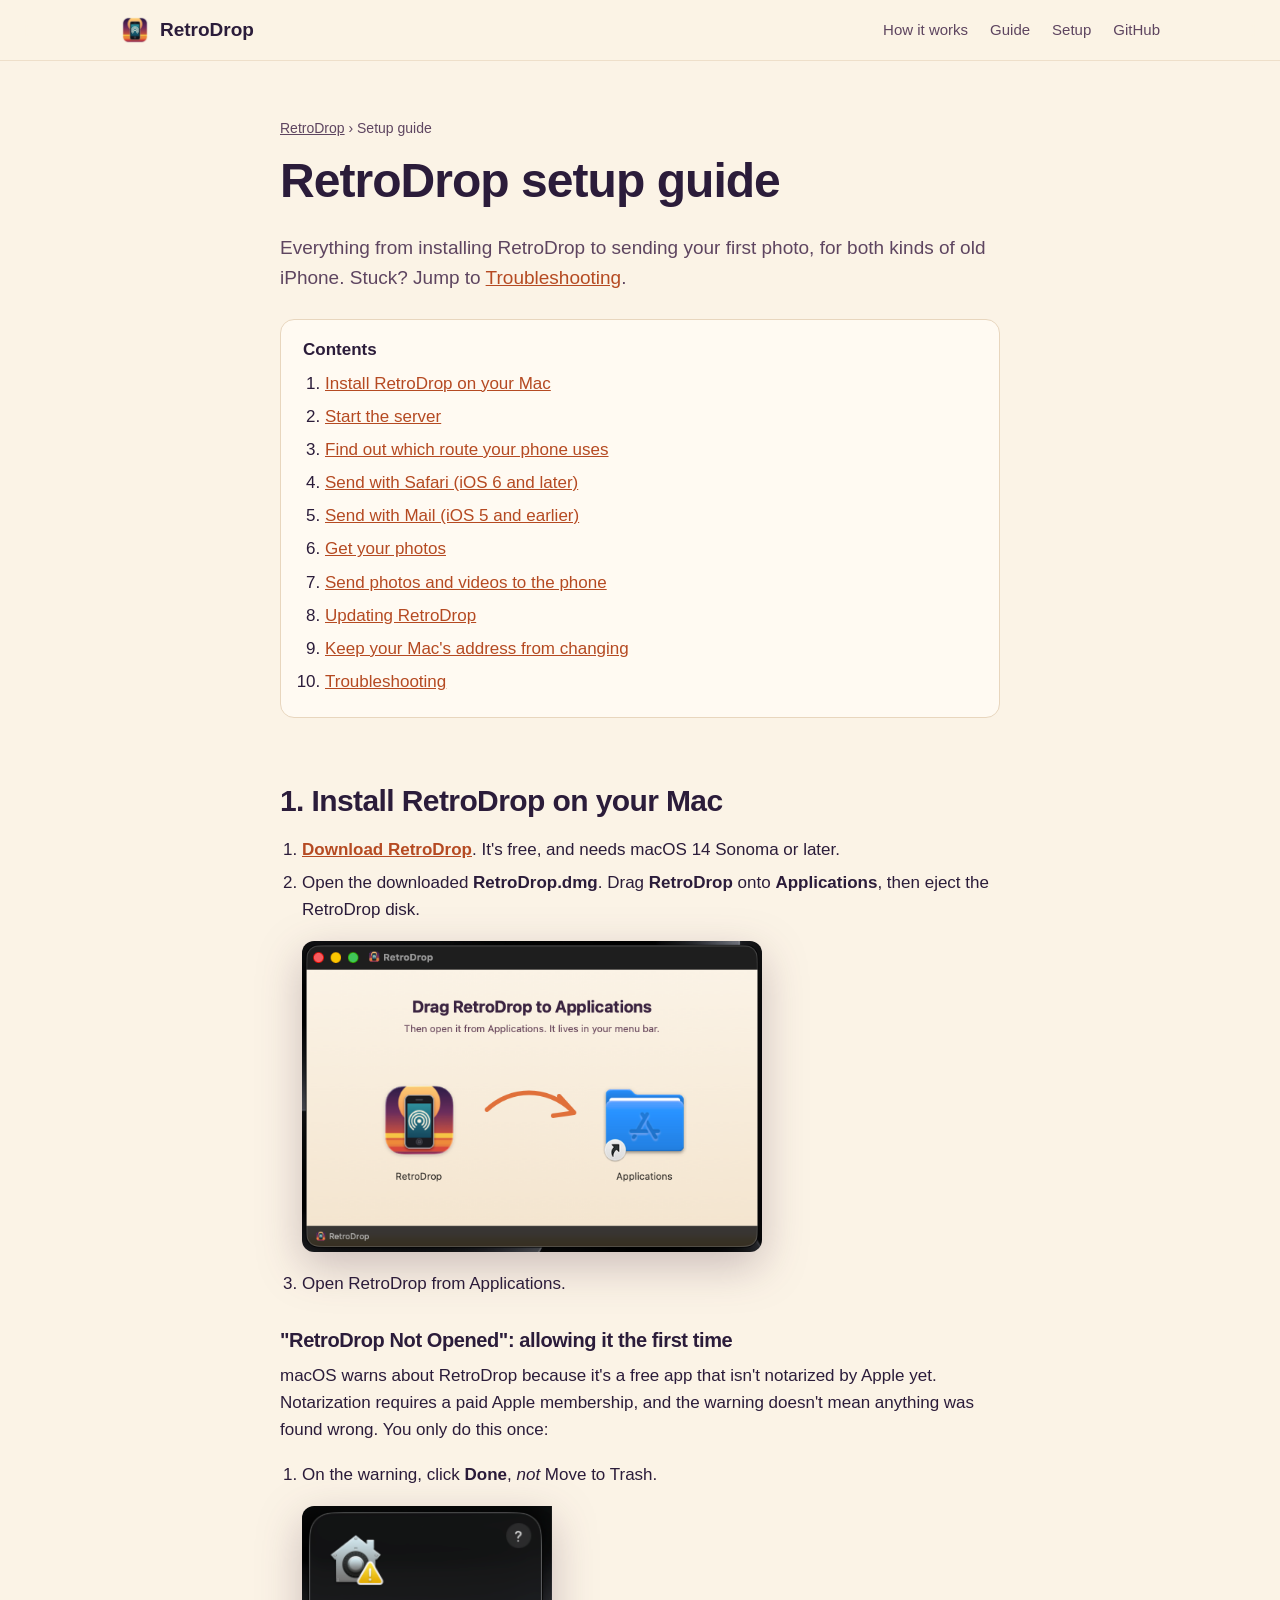
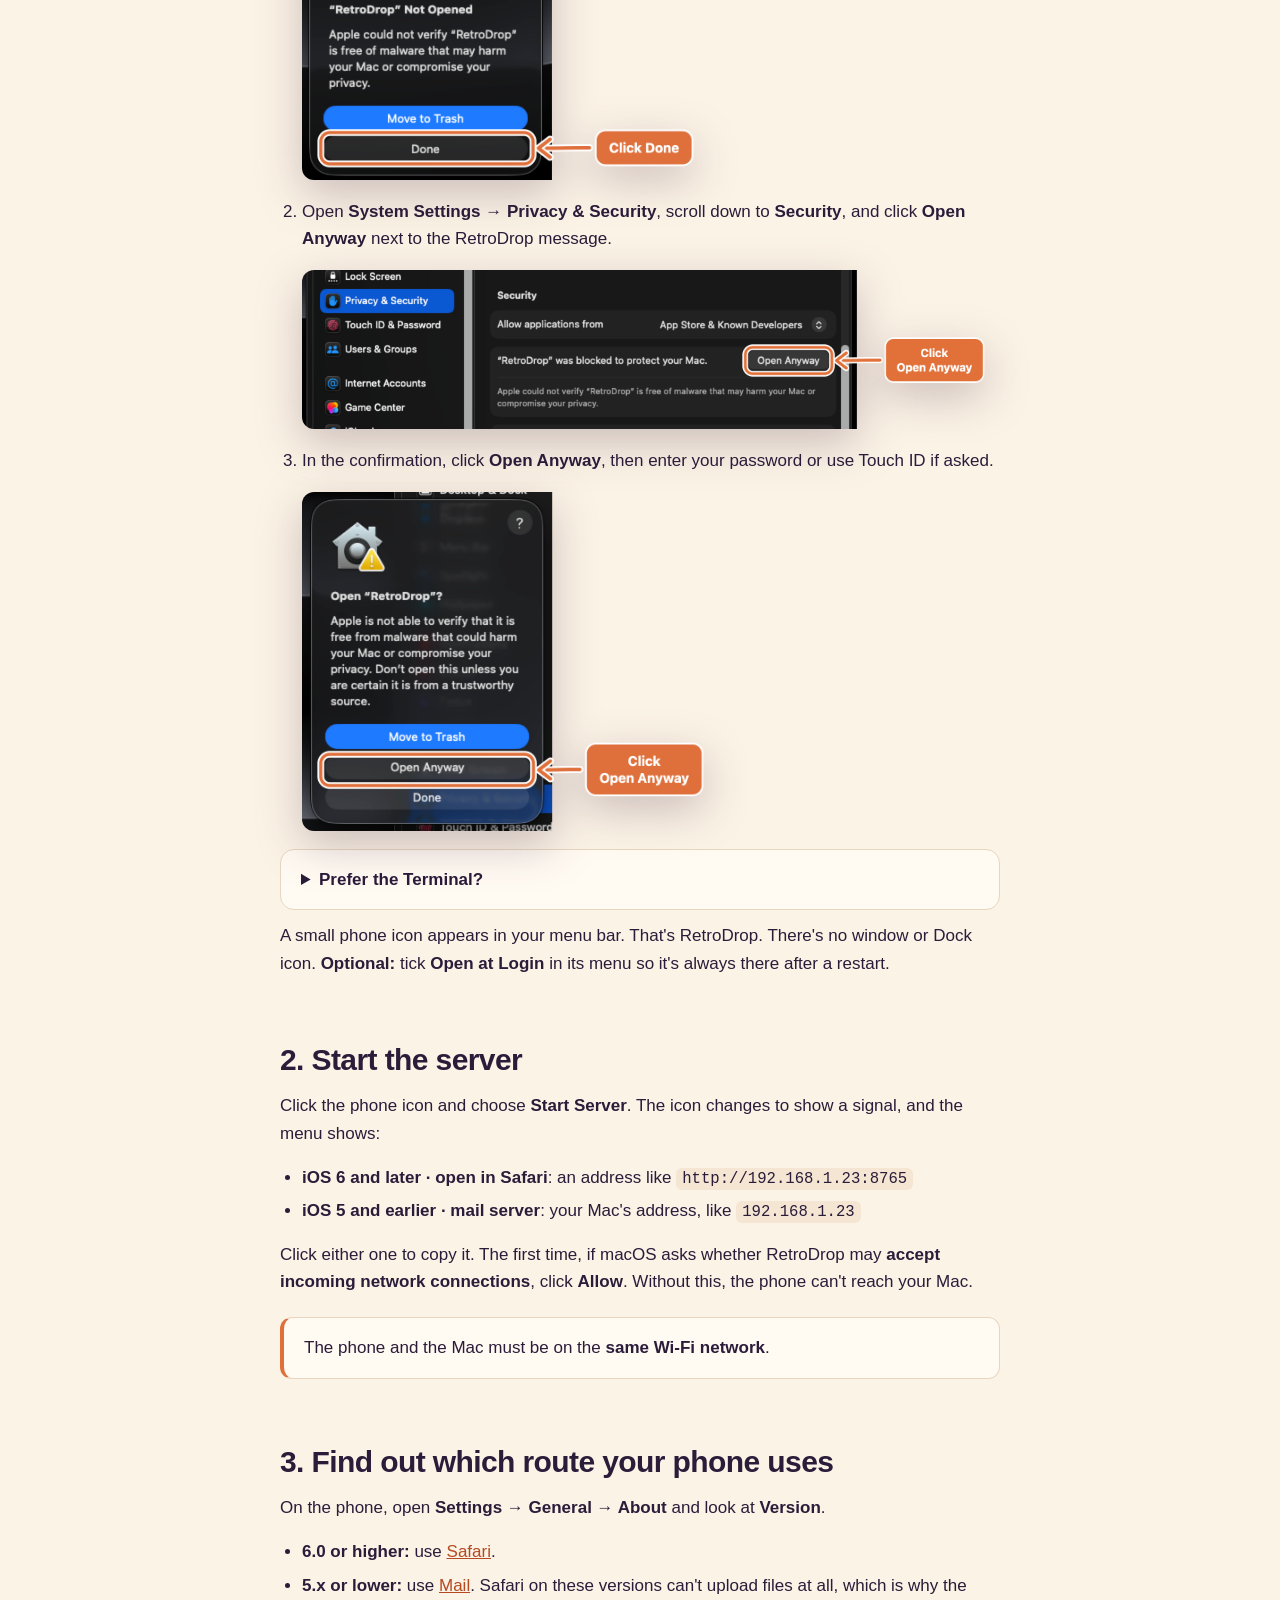
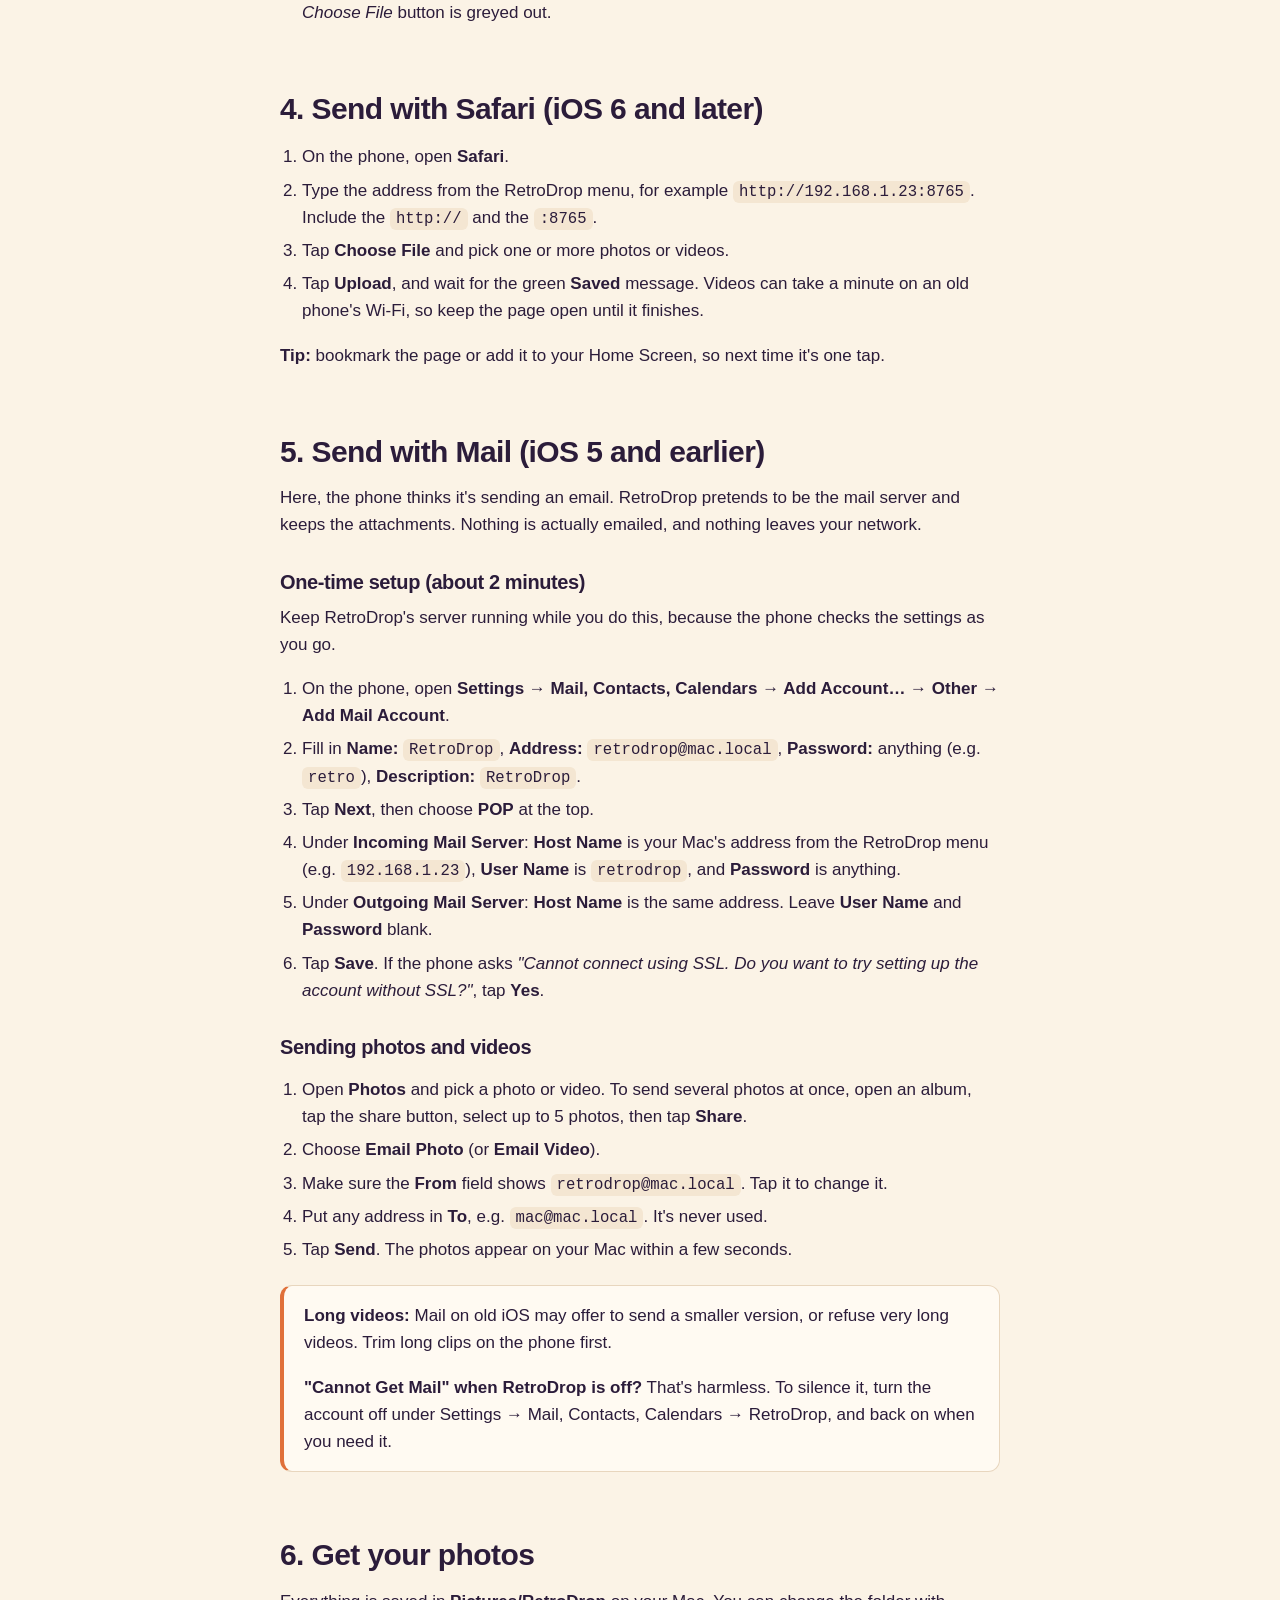
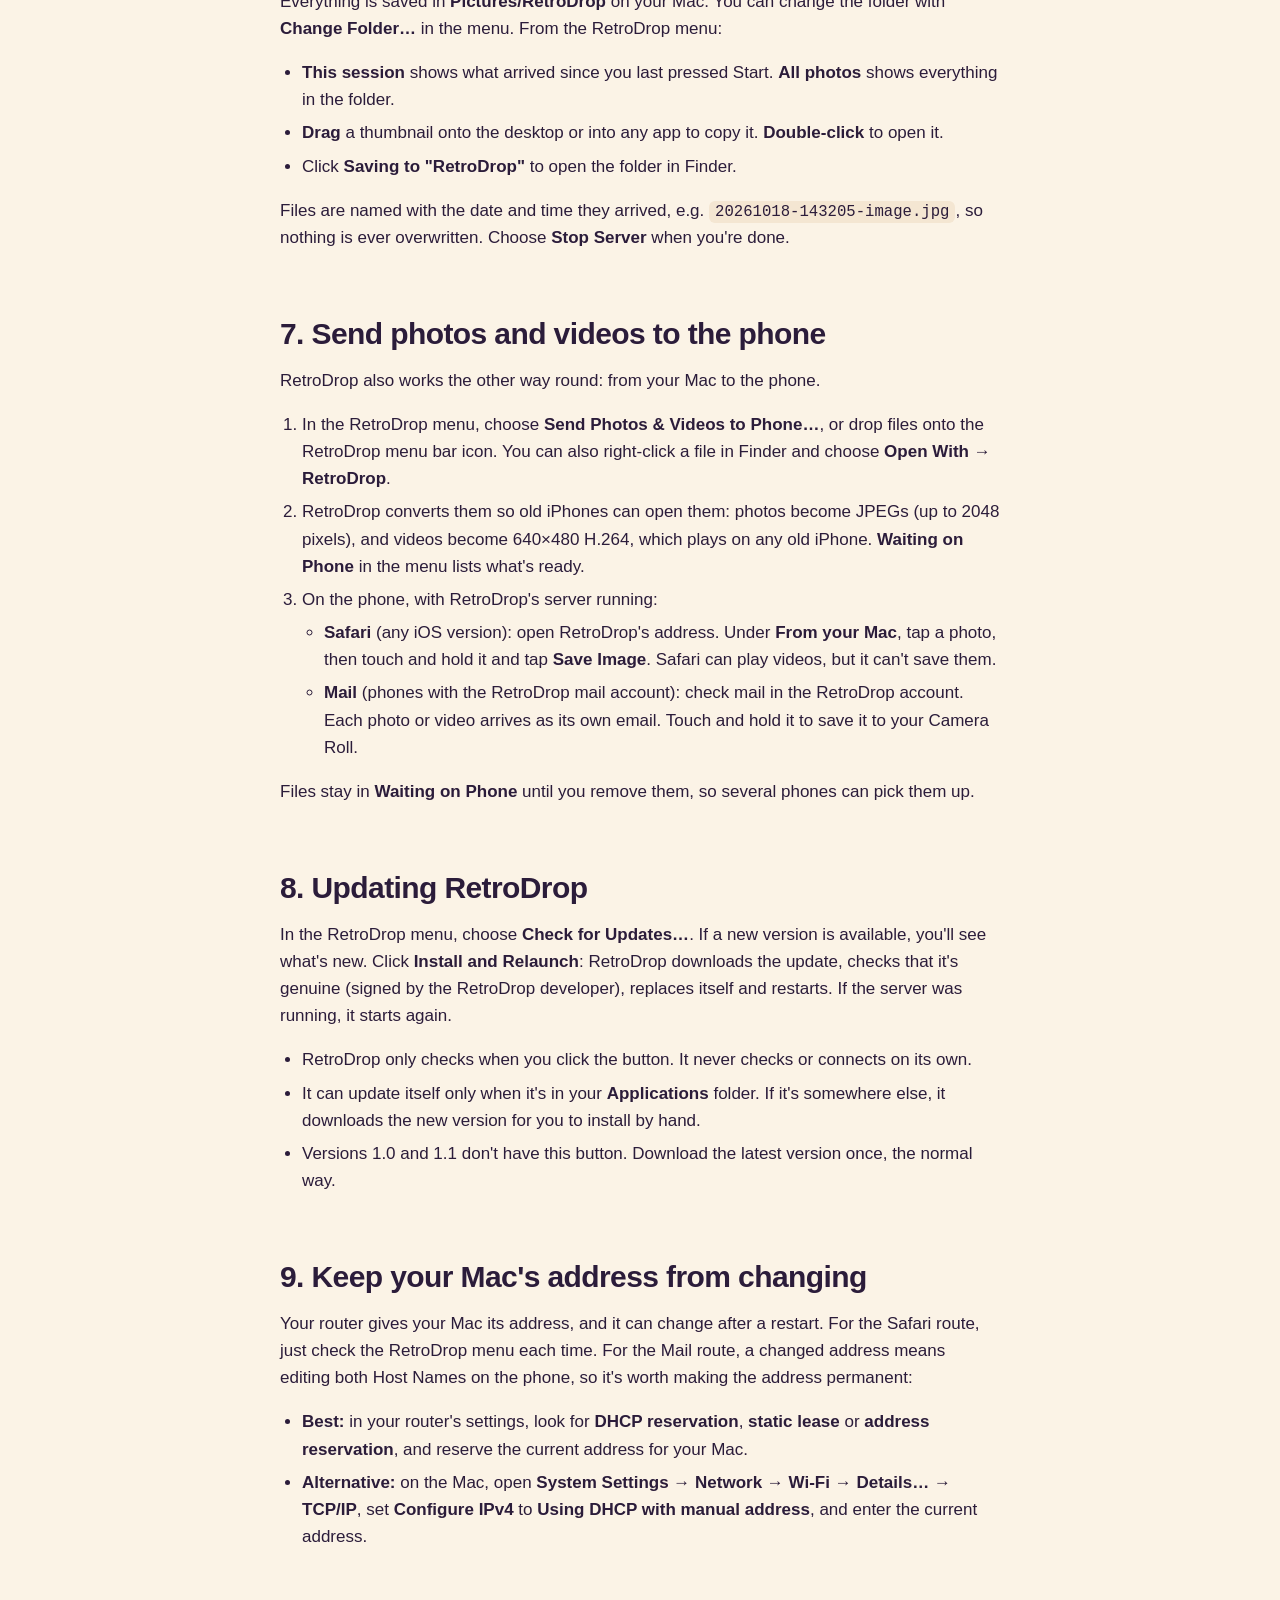
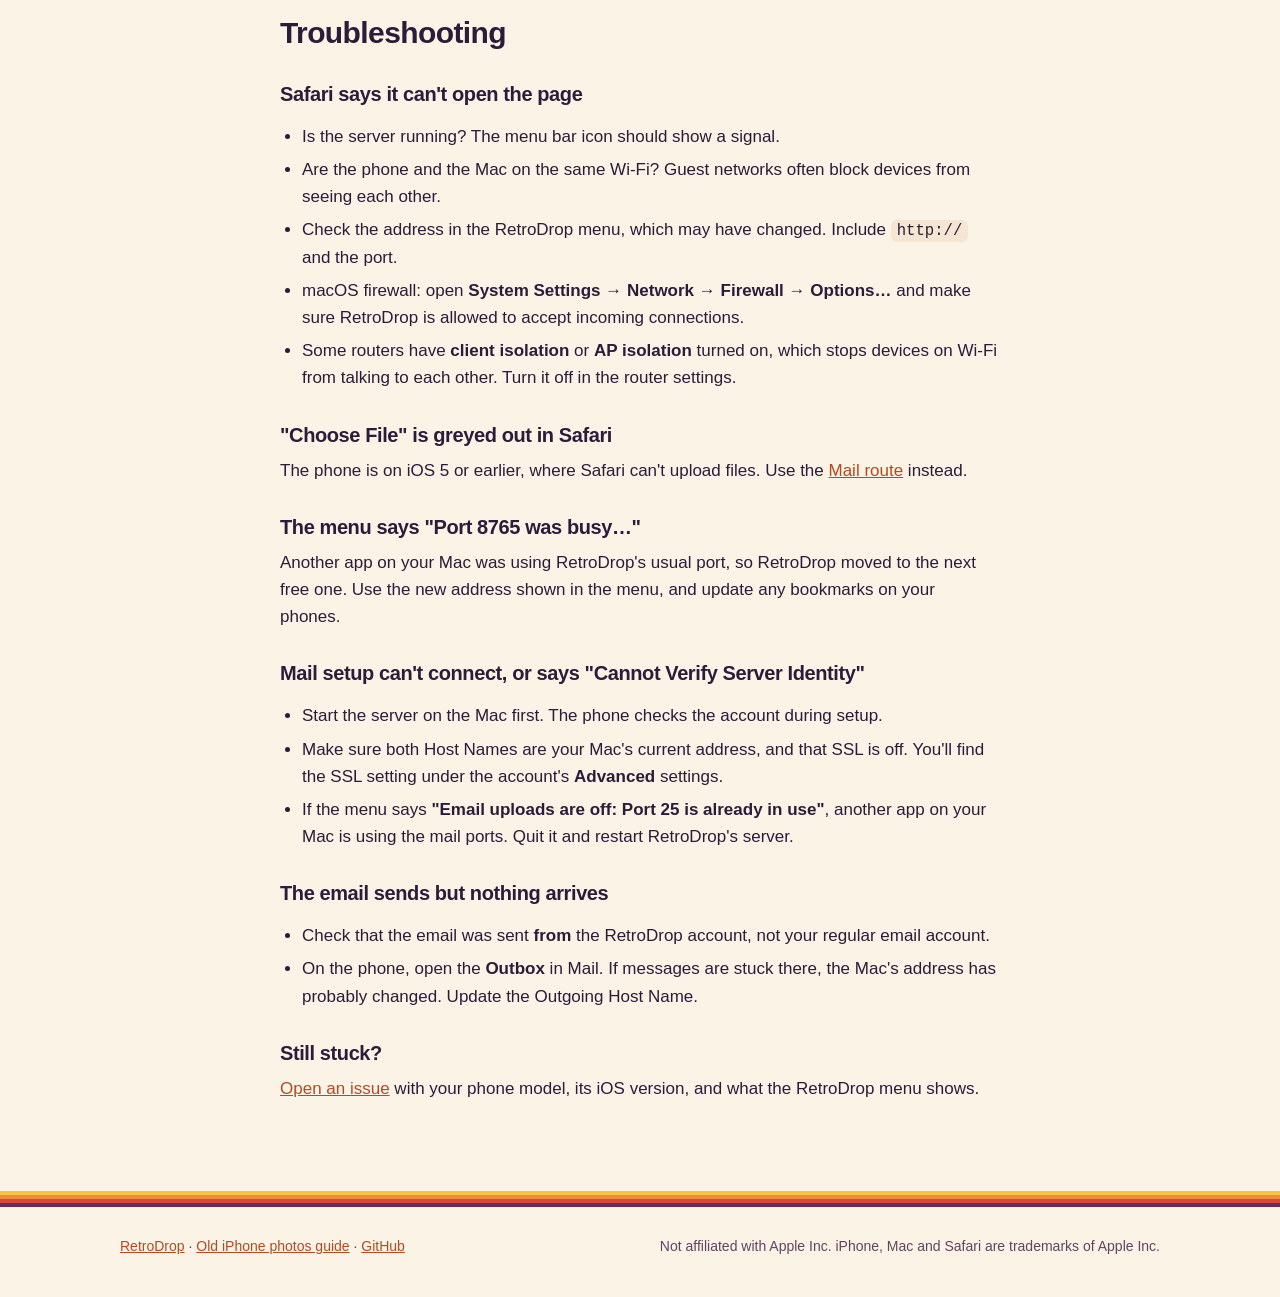
<file: website/setup/index.html>
<!doctype html>
<html lang="en">
<head>
<meta charset="utf-8">
<meta name="viewport" content="width=device-width, initial-scale=1">
<title>RetroDrop setup guide – send photos from an old iPhone (iOS 5 &amp; 6) to your Mac</title>
<meta name="description" content="Step-by-step: install RetroDrop on your Mac, then send photos from an old iPhone with Safari (iOS 6+) or the Mail app (iOS 5 and earlier). Includes the one-time Mail setup and troubleshooting.">
<link rel="canonical" href="https://samir-bujawdeh.github.io/RetroDrop/setup/">
<link rel="icon" type="image/png" href="../img/favicon-64.png">
<link rel="apple-touch-icon" href="../img/favicon.png">
<meta property="og:type" content="article">
<meta property="og:title" content="RetroDrop setup guide">
<meta property="og:description" content="Send photos from an old iPhone to your Mac over Wi‑Fi, with Safari (iOS 6+) or Mail (iOS 5 and earlier).">
<meta property="og:image" content="https://samir-bujawdeh.github.io/RetroDrop/img/social-card.png">
<meta property="og:url" content="https://samir-bujawdeh.github.io/RetroDrop/setup/">
<meta name="twitter:card" content="summary_large_image">
<meta name="theme-color" content="#FBF3E6" media="(prefers-color-scheme: light)">
<meta name="theme-color" content="#1B1424" media="(prefers-color-scheme: dark)">
<link rel="stylesheet" href="../style.css">
</head>
<body>

<header class="top">
  <div class="wrap">
    <a class="brand" href="../"><img src="../img/favicon-64.png" alt="">RetroDrop</a>
    <nav>
      <a href="../#how">How it works</a>
      <a href="../old-iphone-photos-to-mac/">Guide</a>
      <a href="./">Setup</a>
      <a class="gh" href="https://github.com/samir-bujawdeh/RetroDrop">GitHub</a>
    </nav>
  </div>
</header>

<main class="article">
  <div class="wrap">
    <div class="crumbs"><a href="../">RetroDrop</a> › Setup guide</div>
    <h1>RetroDrop setup guide</h1>
    <p class="lede">Everything from installing RetroDrop to sending your first photo, for both kinds of old iPhone. Stuck?
      Jump to <a href="#troubleshooting">Troubleshooting</a>.</p>

    <div class="toc">
      <b>Contents</b>
      <ol>
        <li><a href="#install">Install RetroDrop on your Mac</a></li>
        <li><a href="#start">Start the server</a></li>
        <li><a href="#route">Find out which route your phone uses</a></li>
        <li><a href="#safari">Send with Safari (iOS 6 and later)</a></li>
        <li><a href="#mail">Send with Mail (iOS 5 and earlier)</a></li>
        <li><a href="#photos">Get your photos</a></li>
        <li><a href="#send">Send photos and videos to the phone</a></li>
        <li><a href="#updating">Updating RetroDrop</a></li>
        <li><a href="#address">Keep your Mac's address from changing</a></li>
        <li><a href="#troubleshooting">Troubleshooting</a></li>
      </ol>
    </div>

    <h2 id="install">1. Install RetroDrop on your Mac</h2>
    <ol>
      <li><a href="https://github.com/samir-bujawdeh/RetroDrop/releases/latest/download/RetroDrop.dmg"><b>Download RetroDrop</b></a>.
        It's free, and needs macOS 14 Sonoma or later.</li>
      <li>Open the downloaded <b>RetroDrop.dmg</b>. Drag <b>RetroDrop</b> onto <b>Applications</b>, then eject the
        RetroDrop disk.
        <img src="../img/install/1-open-dmg.png" width="460" height="310" loading="lazy" alt="The RetroDrop disk image window: drag RetroDrop onto Applications"></li>
      <li>Open RetroDrop from Applications.</li>
    </ol>

    <h3>"RetroDrop Not Opened": allowing it the first time</h3>
    <p>macOS warns about RetroDrop because it's a free app that isn't notarized by Apple yet. Notarization requires a
      paid Apple membership, and the warning doesn't mean anything was found wrong. You only do this once:</p>
    <ol>
      <li>On the warning, click <b>Done</b>, <em>not</em> Move to Trash.
        <img src="../img/install/2-click-done.png" width="420" height="274" loading="lazy" alt="The “RetroDrop Not Opened” message, with Done highlighted"></li>
      <li>Open <b>System Settings → Privacy &amp; Security</b>, scroll down to <b>Security</b>, and click
        <b>Open Anyway</b> next to the RetroDrop message.
        <img src="../img/install/3-open-anyway-settings-crop.png" width="700" height="159" loading="lazy" alt="Privacy &amp; Security settings, with the Open Anyway button highlighted"></li>
      <li>In the confirmation, click <b>Open Anyway</b>, then enter your password or use Touch ID if asked.
        <img src="../img/install/4-open-anyway-confirm.png" width="420" height="340" loading="lazy" alt="The “Open RetroDrop?” confirmation, with Open Anyway highlighted"></li>
    </ol>
    <details><summary>Prefer the Terminal?</summary>
      <p>This removes the download flag so macOS stops asking: <code>xattr -dr com.apple.quarantine /Applications/RetroDrop.app</code></p></details>
    <p>A small phone icon appears in your menu bar. That's RetroDrop. There's no window or Dock icon.
      <b>Optional:</b> tick <b>Open at Login</b> in its menu so it's always there after a restart.</p>

    <h2 id="start">2. Start the server</h2>
    <p>Click the phone icon and choose <b>Start Server</b>. The icon changes to show a signal, and the menu shows:</p>
    <ul>
      <li><b>iOS 6 and later · open in Safari</b>: an address like <code>http://192.168.1.23:8765</code></li>
      <li><b>iOS 5 and earlier · mail server</b>: your Mac's address, like <code>192.168.1.23</code></li>
    </ul>
    <p>Click either one to copy it. The first time, if macOS asks whether RetroDrop may <b>accept incoming network
      connections</b>, click <b>Allow</b>. Without this, the phone can't reach your Mac.</p>
    <div class="callout"><p>The phone and the Mac must be on the <b>same Wi‑Fi network</b>.</p></div>

    <h2 id="route">3. Find out which route your phone uses</h2>
    <p>On the phone, open <b>Settings → General → About</b> and look at <b>Version</b>.</p>
    <ul>
      <li><b>6.0 or higher:</b> use <a href="#safari">Safari</a>.</li>
      <li><b>5.x or lower:</b> use <a href="#mail">Mail</a>. Safari on these versions can't upload files at all, which is
        why the <i>Choose File</i> button is greyed out.</li>
    </ul>

    <h2 id="safari">4. Send with Safari (iOS 6 and later)</h2>
    <ol>
      <li>On the phone, open <b>Safari</b>.</li>
      <li>Type the address from the RetroDrop menu, for example <code>http://192.168.1.23:8765</code>. Include the
        <code>http://</code> and the <code>:8765</code>.</li>
      <li>Tap <b>Choose File</b> and pick one or more photos or videos.</li>
      <li>Tap <b>Upload</b>, and wait for the green <b>Saved</b> message. Videos can take a minute on an old phone's
        Wi‑Fi, so keep the page open until it finishes.</li>
    </ol>
    <p><b>Tip:</b> bookmark the page or add it to your Home Screen, so next time it's one tap.</p>

    <h2 id="mail">5. Send with Mail (iOS 5 and earlier)</h2>
    <p>Here, the phone thinks it's sending an email. RetroDrop pretends to be the mail server and keeps the
      attachments. Nothing is actually emailed, and nothing leaves your network.</p>
    <h3>One-time setup (about 2 minutes)</h3>
    <p>Keep RetroDrop's server running while you do this, because the phone checks the settings as you go.</p>
    <ol>
      <li>On the phone, open <b>Settings → Mail, Contacts, Calendars → Add Account… → Other → Add Mail Account</b>.</li>
      <li>Fill in <b>Name:</b> <code>RetroDrop</code>, <b>Address:</b> <code>retrodrop@mac.local</code>,
        <b>Password:</b> anything (e.g. <code>retro</code>), <b>Description:</b> <code>RetroDrop</code>.</li>
      <li>Tap <b>Next</b>, then choose <b>POP</b> at the top.</li>
      <li>Under <b>Incoming Mail Server</b>: <b>Host Name</b> is your Mac's address from the RetroDrop menu (e.g.
        <code>192.168.1.23</code>), <b>User Name</b> is <code>retrodrop</code>, and <b>Password</b> is anything.</li>
      <li>Under <b>Outgoing Mail Server</b>: <b>Host Name</b> is the same address. Leave <b>User Name</b> and
        <b>Password</b> blank.</li>
      <li>Tap <b>Save</b>. If the phone asks <i>"Cannot connect using SSL. Do you want to try setting up the account
        without SSL?"</i>, tap <b>Yes</b>.</li>
    </ol>
    <h3>Sending photos and videos</h3>
    <ol>
      <li>Open <b>Photos</b> and pick a photo or video. To send several photos at once, open an album, tap the share
        button, select up to 5 photos, then tap <b>Share</b>.</li>
      <li>Choose <b>Email Photo</b> (or <b>Email Video</b>).</li>
      <li>Make sure the <b>From</b> field shows <code>retrodrop@mac.local</code>. Tap it to change it.</li>
      <li>Put any address in <b>To</b>, e.g. <code>mac@mac.local</code>. It's never used.</li>
      <li>Tap <b>Send</b>. The photos appear on your Mac within a few seconds.</li>
    </ol>
    <div class="callout">
      <p><b>Long videos:</b> Mail on old iOS may offer to send a smaller version, or refuse very long videos. Trim long
        clips on the phone first.</p>
      <p><b>"Cannot Get Mail" when RetroDrop is off?</b> That's harmless. To silence it, turn the account off under
        Settings → Mail, Contacts, Calendars → RetroDrop, and back on when you need it.</p>
    </div>

    <h2 id="photos">6. Get your photos</h2>
    <p>Everything is saved in <b>Pictures/RetroDrop</b> on your Mac. You can change the folder with <b>Change Folder…</b>
      in the menu. From the RetroDrop menu:</p>
    <ul>
      <li><b>This session</b> shows what arrived since you last pressed Start. <b>All photos</b> shows everything in the
        folder.</li>
      <li><b>Drag</b> a thumbnail onto the desktop or into any app to copy it. <b>Double-click</b> to open it.</li>
      <li>Click <b>Saving to "RetroDrop"</b> to open the folder in Finder.</li>
    </ul>
    <p>Files are named with the date and time they arrived, e.g. <code>20261018-143205-image.jpg</code>, so nothing is
      ever overwritten. Choose <b>Stop Server</b> when you're done.</p>

    <h2 id="send">7. Send photos and videos to the phone</h2>
    <p>RetroDrop also works the other way round: from your Mac to the phone.</p>
    <ol>
      <li>In the RetroDrop menu, choose <b>Send Photos &amp; Videos to Phone…</b>, or drop files onto the RetroDrop menu
        bar icon. You can also right-click a file in Finder and choose <b>Open With → RetroDrop</b>.</li>
      <li>RetroDrop converts them so old iPhones can open them: photos become JPEGs (up to 2048 pixels), and videos become
        640×480 H.264, which plays on any old iPhone. <b>Waiting on Phone</b> in the menu lists what's ready.</li>
      <li>On the phone, with RetroDrop's server running:
        <ul>
          <li><b>Safari</b> (any iOS version): open RetroDrop's address. Under <b>From your Mac</b>, tap a photo, then
            touch and hold it and tap <b>Save Image</b>. Safari can play videos, but it can't save them.</li>
          <li><b>Mail</b> (phones with the RetroDrop mail account): check mail in the RetroDrop account. Each photo or video
            arrives as its own email. Touch and hold it to save it to your Camera Roll.</li>
        </ul></li>
    </ol>
    <p>Files stay in <b>Waiting on Phone</b> until you remove them, so several phones can pick them up.</p>

    <h2 id="updating">8. Updating RetroDrop</h2>
    <p>In the RetroDrop menu, choose <b>Check for Updates…</b>. If a new version is available, you'll see what's new.
      Click <b>Install and Relaunch</b>: RetroDrop downloads the update, checks that it's genuine (signed by the RetroDrop
      developer), replaces itself and restarts. If the server was running, it starts again.</p>
    <ul>
      <li>RetroDrop only checks when you click the button. It never checks or connects on its own.</li>
      <li>It can update itself only when it's in your <b>Applications</b> folder. If it's somewhere else, it downloads the
        new version for you to install by hand.</li>
      <li>Versions 1.0 and 1.1 don't have this button. Download the latest version once, the normal way.</li>
    </ul>

    <h2 id="address">9. Keep your Mac's address from changing</h2>
    <p>Your router gives your Mac its address, and it can change after a restart. For the Safari route, just check the
      RetroDrop menu each time. For the Mail route, a changed address means editing both Host Names on the phone, so it's
      worth making the address permanent:</p>
    <ul>
      <li><b>Best:</b> in your router's settings, look for <b>DHCP reservation</b>, <b>static lease</b> or <b>address
        reservation</b>, and reserve the current address for your Mac.</li>
      <li><b>Alternative:</b> on the Mac, open <b>System Settings → Network → Wi‑Fi → Details… → TCP/IP</b>, set
        <b>Configure IPv4</b> to <b>Using DHCP with manual address</b>, and enter the current address.</li>
    </ul>

    <h2 id="troubleshooting">Troubleshooting</h2>
    <h3>Safari says it can't open the page</h3>
    <ul>
      <li>Is the server running? The menu bar icon should show a signal.</li>
      <li>Are the phone and the Mac on the same Wi‑Fi? Guest networks often block devices from seeing each other.</li>
      <li>Check the address in the RetroDrop menu, which may have changed. Include <code>http://</code> and the port.</li>
      <li>macOS firewall: open <b>System Settings → Network → Firewall → Options…</b> and make sure RetroDrop is allowed to
        accept incoming connections.</li>
      <li>Some routers have <b>client isolation</b> or <b>AP isolation</b> turned on, which stops devices on Wi‑Fi from
        talking to each other. Turn it off in the router settings.</li>
    </ul>
    <h3>"Choose File" is greyed out in Safari</h3>
    <p>The phone is on iOS 5 or earlier, where Safari can't upload files. Use the <a href="#mail">Mail route</a> instead.</p>
    <h3>The menu says "Port 8765 was busy…"</h3>
    <p>Another app on your Mac was using RetroDrop's usual port, so RetroDrop moved to the next free one. Use the new
      address shown in the menu, and update any bookmarks on your phones.</p>
    <h3>Mail setup can't connect, or says "Cannot Verify Server Identity"</h3>
    <ul>
      <li>Start the server on the Mac first. The phone checks the account during setup.</li>
      <li>Make sure both Host Names are your Mac's current address, and that SSL is off. You'll find the SSL setting under
        the account's <b>Advanced</b> settings.</li>
      <li>If the menu says <b>"Email uploads are off: Port 25 is already in use"</b>, another app on your Mac is using the
        mail ports. Quit it and restart RetroDrop's server.</li>
    </ul>
    <h3>The email sends but nothing arrives</h3>
    <ul>
      <li>Check that the email was sent <b>from</b> the RetroDrop account, not your regular email account.</li>
      <li>On the phone, open the <b>Outbox</b> in Mail. If messages are stuck there, the Mac's address has probably changed.
        Update the Outgoing Host Name.</li>
    </ul>
    <h3>Still stuck?</h3>
    <p><a href="https://github.com/samir-bujawdeh/RetroDrop/issues">Open an issue</a> with your phone model, its iOS
      version, and what the RetroDrop menu shows.</p>
  </div>
</main>

<div class="stripes thin"></div>
<footer>
  <div class="wrap">
    <span><a href="../">RetroDrop</a> · <a href="../old-iphone-photos-to-mac/">Old iPhone photos guide</a> · <a href="https://github.com/samir-bujawdeh/RetroDrop">GitHub</a></span>
    <span>Not affiliated with Apple Inc. iPhone, Mac and Safari are trademarks of Apple Inc.</span>
  </div>
</footer>
</body>
</html>
</file>
<file: style.css>
:root {
  --bg: #FBF3E6;
  --bg-2: #F4E6D2;
  --surface: #FFFAF2;
  --ink: #2B1C3A;
  --ink-2: #5E4560;
  --line: #E8D6BE;
  --plum: #6B2D5C;
  --orange: #E0703A;
  --sun: #F6C445;
  --red: #D9483B;
  --amber: #EE8A3A;
  --link: #B54A22;
  --shadow: 0 24px 60px -24px rgba(64, 26, 54, .45);
  --radius: 18px;
  --max: 1080px;
  color-scheme: light dark;
}
@media (prefers-color-scheme: dark) {
  :root {
    --bg: #1B1424;
    --bg-2: #22192D;
    --surface: #2A2035;
    --ink: #F6EBDD;
    --ink-2: #C9B6C2;
    --line: #3D3048;
    --link: #F4A36B;
    --shadow: 0 24px 60px -24px rgba(0, 0, 0, .8);
  }
}

* { box-sizing: border-box; }
html { scroll-behavior: smooth; }
body {
  margin: 0;
  background: var(--bg);
  color: var(--ink);
  font: 17px/1.6 -apple-system, BlinkMacSystemFont, "SF Pro Text", "Segoe UI", Helvetica, Arial, sans-serif;
  -webkit-font-smoothing: antialiased;
}
img { max-width: 100%; height: auto; display: block; }
a { color: var(--link); }
h1, h2, h3 { line-height: 1.15; letter-spacing: -0.02em; margin: 0 0 .5em; }
h2 { font-size: clamp(28px, 4vw, 38px); }
h3 { font-size: 20px; }
p { margin: 0 0 1em; }
.wrap { max-width: var(--max); margin: 0 auto; padding: 0 20px; }
section { padding: 72px 0; }
.eyebrow { font-size: 13px; font-weight: 700; letter-spacing: .08em; text-transform: uppercase; color: var(--orange); }
.muted { color: var(--ink-2); }

/* Retro stripes, used as dividers */
.stripes { height: 40px; background: linear-gradient(to bottom,
  var(--sun) 0 25%, var(--amber) 25% 50%, var(--red) 50% 75%, var(--plum) 75% 100%); }
.stripes.thin { height: 16px; }

/* Header */
header.top { position: sticky; top: 0; z-index: 10; backdrop-filter: saturate(1.4) blur(14px);
  -webkit-backdrop-filter: saturate(1.4) blur(14px); background: color-mix(in srgb, var(--bg) 82%, transparent);
  border-bottom: 1px solid color-mix(in srgb, var(--line) 70%, transparent); }
header.top .wrap { display: flex; align-items: center; gap: 16px; height: 60px; }
.brand { display: flex; align-items: center; gap: 10px; font-weight: 800; font-size: 19px; color: var(--ink); text-decoration: none; }
.brand img { width: 30px; height: 30px; }
nav { margin-left: auto; display: flex; gap: 22px; font-size: 15px; }
nav a { color: var(--ink-2); text-decoration: none; }
nav a:hover { color: var(--ink); }
@media (max-width: 640px) { nav a:not(.gh) { display: none; } }

/* Hero */
.hero { position: relative; overflow: hidden; padding: 64px 0 0; }
.hero .wrap { display: grid; grid-template-columns: 1.1fr .9fr; gap: 48px; align-items: center; }
.hero h1 { font-size: clamp(40px, 6.4vw, 66px); font-weight: 800; }
.hero h1 .accent { background: linear-gradient(90deg, var(--plum), var(--red) 55%, var(--amber));
  -webkit-background-clip: text; background-clip: text; color: transparent; }
@media (prefers-color-scheme: dark) {
  .hero h1 .accent { background: linear-gradient(90deg, #F08A8A, var(--amber) 55%, var(--sun));
    -webkit-background-clip: text; background-clip: text; }
}
.hero .lede { font-size: 20px; color: var(--ink-2); max-width: 34em; }
.cta { display: flex; flex-wrap: wrap; gap: 14px; align-items: center; margin: 28px 0 10px; }
.btn { display: inline-flex; align-items: center; gap: 12px; text-decoration: none; font-weight: 700;
  border-radius: 14px; padding: 14px 22px; font-size: 17px; transition: transform .15s ease, box-shadow .15s ease; }
.btn:hover { transform: translateY(-2px); }
.btn-primary { color: #FFF4E0; background: linear-gradient(135deg, var(--plum), var(--red) 55%, #F4A340);
  box-shadow: 0 12px 30px -10px rgba(217, 72, 59, .6); }
.btn-primary small { display: block; font-weight: 500; font-size: 12.5px; opacity: .85; }
.btn-primary svg { flex: none; }
.btn-ghost { color: var(--ink); border: 1.5px solid var(--line); background: var(--surface); }
.fineprint { font-size: 14px; color: var(--ink-2); }
.hero-art { position: relative; display: flex; justify-content: center; padding-bottom: 40px; }
.hero-art::before { content: ""; position: absolute; width: 360px; height: 360px; border-radius: 50%;
  top: 20px; left: 50%; transform: translateX(-50%);
  background: radial-gradient(circle at 50% 40%, #FFD27A, #F7894A 70%); opacity: .9; }
.hero-art img { position: relative; width: 300px; border-radius: 14px; box-shadow: var(--shadow); }
@media (max-width: 860px) {
  .hero .wrap { grid-template-columns: 1fr; }
  .hero-art::before { width: 300px; height: 300px; }
}

/* Phones strip */
.phones { padding: 26px 0; background: var(--bg-2); border-block: 1px solid var(--line); }
.phones .wrap { display: flex; flex-wrap: wrap; gap: 10px 14px; align-items: center; justify-content: center; }
.chip { font-size: 14px; font-weight: 600; padding: 6px 12px; border-radius: 999px; background: var(--surface);
  border: 1px solid var(--line); color: var(--ink-2); }

/* Cards */
.grid { display: grid; gap: 22px; }
.grid.two { grid-template-columns: repeat(2, 1fr); }
.grid.three { grid-template-columns: repeat(3, 1fr); }
@media (max-width: 860px) { .grid.two, .grid.three { grid-template-columns: 1fr; } }
.card { background: var(--surface); border: 1px solid var(--line); border-radius: var(--radius); padding: 26px; }
.card .tag { display: inline-block; font-size: 12.5px; font-weight: 700; letter-spacing: .04em;
  padding: 4px 10px; border-radius: 999px; color: #FFF4E0; background: var(--orange); margin-bottom: 12px; }
.card .tag.mail { background: var(--plum); }
.card ol { margin: 0; padding-left: 20px; }
.card li { margin: 6px 0; }
.feature h3 { display: flex; align-items: center; gap: 10px; }
.feature .ico { width: 34px; height: 34px; border-radius: 10px; display: grid; place-items: center; flex: none;
  background: color-mix(in srgb, var(--orange) 16%, transparent); color: var(--orange); }

/* Table */
.table { width: 100%; border-collapse: collapse; background: var(--surface); border: 1px solid var(--line);
  border-radius: var(--radius); overflow: hidden; font-size: 16px; }
.table th, .table td { text-align: left; padding: 14px 18px; border-bottom: 1px solid var(--line); vertical-align: top; }
.table tr:last-child td { border-bottom: 0; }
.table th { background: var(--bg-2); font-size: 13px; letter-spacing: .05em; text-transform: uppercase; color: var(--ink-2); }
.scroll-x { overflow-x: auto; }

/* Install steps */
.steps { counter-reset: step; display: grid; gap: 36px; }
.step { display: grid; grid-template-columns: 1fr 1.1fr; gap: 32px; align-items: center; }
.step h3::before { counter-increment: step; content: counter(step); display: inline-grid; place-items: center;
  width: 30px; height: 30px; margin-right: 10px; border-radius: 50%; background: var(--orange); color: #FFF4E0;
  font-size: 15px; vertical-align: 2px; }
.step img { max-height: 420px; width: auto; margin: 0 auto;
  filter: drop-shadow(0 16px 24px rgba(64, 26, 54, .28)); } /* follows the image's shape, not its transparent margin */
.step.wide { grid-template-columns: 1fr; gap: 16px; }
.step.wide img { max-height: none; width: 100%; }
@media (max-width: 860px) { .step { grid-template-columns: 1fr; } }
.why { margin-top: 40px; }

/* FAQ */
details { background: var(--surface); border: 1px solid var(--line); border-radius: 14px; padding: 16px 20px; margin: 12px 0; }
summary { cursor: pointer; font-weight: 700; }
details p { margin: 12px 0 0; color: var(--ink-2); }

/* Final CTA + footer */
.final { text-align: center; }
.final .cta { justify-content: center; }
footer { padding: 28px 0 40px; font-size: 14px; color: var(--ink-2); }
footer .wrap { display: flex; flex-wrap: wrap; gap: 10px 24px; justify-content: space-between; }
code { font: 0.92em ui-monospace, SFMono-Regular, Menlo, monospace; background: var(--bg-2); padding: 2px 6px; border-radius: 6px; }

/* Article pages (guide, setup) */
.article { padding: 56px 0 72px; }
.article .wrap { max-width: 760px; }
.article h1 { font-size: clamp(34px, 5vw, 48px); font-weight: 800; }
.article h2 { font-size: clamp(24px, 3.4vw, 30px); margin-top: 2.2em; }
.article h3 { margin-top: 1.6em; }
.article p, .article li { color: var(--ink); }
.article .lede { font-size: 19px; color: var(--ink-2); }
.article img { border-radius: 12px; margin: 18px 0; max-width: 100%; height: auto;
  filter: drop-shadow(0 14px 22px rgba(64, 26, 54, .25)); }
.article ul, .article ol { padding-left: 22px; }
.article li { margin: 6px 0; }
.toc { background: var(--surface); border: 1px solid var(--line); border-radius: 14px; padding: 16px 22px; margin: 26px 0; }
.toc ol { margin: 6px 0 0; }
.verdict { display: inline-block; font-size: 13px; font-weight: 700; padding: 3px 10px; border-radius: 999px; margin-left: 6px; vertical-align: 3px; }
.verdict.good { background: color-mix(in srgb, #2E9E5B 18%, transparent); color: #2E9E5B; }
.verdict.meh { background: color-mix(in srgb, var(--amber) 22%, transparent); color: var(--link); }
.verdict.bad { background: color-mix(in srgb, var(--red) 16%, transparent); color: var(--red); }
.callout { background: var(--surface); border: 1px solid var(--line); border-left: 4px solid var(--orange);
  border-radius: 12px; padding: 16px 20px; margin: 22px 0; }
.callout p:last-child { margin-bottom: 0; }
.crumbs { font-size: 14px; color: var(--ink-2); margin-bottom: 14px; }
.crumbs a { color: var(--ink-2); }
.updated { font-size: 14px; color: var(--ink-2); }

/* "New" badge above the headline */
.newpill { display: inline-flex; align-items: center; gap: 8px; margin-bottom: 14px; padding: 5px 14px 5px 5px;
  border-radius: 999px; background: var(--surface); border: 1px solid var(--line); color: var(--ink);
  text-decoration: none; font-size: 14px; font-weight: 600; }
.newpill b { background: var(--orange); color: #FFF4E0; border-radius: 999px; padding: 2px 9px; font-size: 12px;
  letter-spacing: .04em; text-transform: uppercase; }
.newpill:hover { border-color: var(--orange); }

/* "And back again" section with a drawn old iPhone */
.both-ways { background: var(--bg-2); border-block: 1px solid var(--line); }
.both-ways .wrap { display: grid; grid-template-columns: 1.15fr .85fr; gap: 48px; align-items: center; }
@media (max-width: 860px) { .both-ways .wrap { grid-template-columns: 1fr; } }
.bw-list { padding-left: 0; list-style: none; margin: 18px 0; }
.bw-list li { position: relative; padding-left: 30px; margin: 12px 0; color: var(--ink-2); }
.bw-list li::before { content: ""; position: absolute; left: 0; top: .45em; width: 14px; height: 14px; border-radius: 50%;
  background: linear-gradient(135deg, var(--sun), var(--red)); }
.bw-list b { color: var(--ink); }
.bw-art { display: flex; justify-content: center; }
.phone { position: relative; width: 230px; padding: 58px 13px 76px; border-radius: 38px; background: #1C1C21;
  box-shadow: inset 0 0 0 3px #D8D8DE, var(--shadow); }
.phone::before { content: ""; position: absolute; top: 26px; left: 50%; width: 46px; height: 7px; margin-left: -23px;
  border-radius: 4px; background: #4A4A52; }
.phone::after { content: ""; position: absolute; bottom: 18px; left: 50%; width: 42px; height: 42px; margin-left: -21px;
  border-radius: 50%; background: #2C2C33; box-shadow: inset 0 0 0 3px #55555E; }
.screen { background: #fff; color: #222; font-family: Helvetica, Arial, sans-serif; padding: 12px 11px 14px;
  min-height: 300px; border-radius: 2px; }
.s-title { font-weight: 700; font-size: 17px; margin-bottom: 8px; }
.s-h { font-weight: 700; font-size: 13px; margin: 6px 0 4px; }
.s-p { font-size: 10.5px; line-height: 1.4; color: #333; margin-bottom: 8px; }
.tiles { display: grid; grid-template-columns: repeat(3, 1fr); gap: 5px; margin-bottom: 10px; }
.tiles i { display: block; aspect-ratio: 1; border-radius: 4px; }
.t1 { background: linear-gradient(160deg, #2B1C46, #D9573B); }
.t2 { background: linear-gradient(160deg, #F6C445, #EE8A3A); }
.t3 { background: linear-gradient(160deg, #2F8F9D, #16485E); }
.t4 { background: linear-gradient(160deg, #EE8A3A, #8E2F55); }
.t5 { background: linear-gradient(160deg, #16485E, #F4A340); }
.t6 { background: linear-gradient(160deg, #D9483B, #F6C445); }
</file>
<file: website/style.css>
:root {
  --bg: #FBF3E6;
  --bg-2: #F4E6D2;
  --surface: #FFFAF2;
  --ink: #2B1C3A;
  --ink-2: #5E4560;
  --line: #E8D6BE;
  --plum: #6B2D5C;
  --orange: #E0703A;
  --sun: #F6C445;
  --red: #D9483B;
  --amber: #EE8A3A;
  --link: #B54A22;
  --shadow: 0 24px 60px -24px rgba(64, 26, 54, .45);
  --radius: 18px;
  --max: 1080px;
  color-scheme: light dark;
}
@media (prefers-color-scheme: dark) {
  :root {
    --bg: #1B1424;
    --bg-2: #22192D;
    --surface: #2A2035;
    --ink: #F6EBDD;
    --ink-2: #C9B6C2;
    --line: #3D3048;
    --link: #F4A36B;
    --shadow: 0 24px 60px -24px rgba(0, 0, 0, .8);
  }
}

* { box-sizing: border-box; }
html { scroll-behavior: smooth; }
body {
  margin: 0;
  background: var(--bg);
  color: var(--ink);
  font: 17px/1.6 -apple-system, BlinkMacSystemFont, "SF Pro Text", "Segoe UI", Helvetica, Arial, sans-serif;
  -webkit-font-smoothing: antialiased;
}
img { max-width: 100%; height: auto; display: block; }
a { color: var(--link); }
h1, h2, h3 { line-height: 1.15; letter-spacing: -0.02em; margin: 0 0 .5em; }
h2 { font-size: clamp(28px, 4vw, 38px); }
h3 { font-size: 20px; }
p { margin: 0 0 1em; }
.wrap { max-width: var(--max); margin: 0 auto; padding: 0 20px; }
section { padding: 72px 0; }
.eyebrow { font-size: 13px; font-weight: 700; letter-spacing: .08em; text-transform: uppercase; color: var(--orange); }
.muted { color: var(--ink-2); }

/* Retro stripes, used as dividers */
.stripes { height: 40px; background: linear-gradient(to bottom,
  var(--sun) 0 25%, var(--amber) 25% 50%, var(--red) 50% 75%, var(--plum) 75% 100%); }
.stripes.thin { height: 16px; }

/* Header */
header.top { position: sticky; top: 0; z-index: 10; backdrop-filter: saturate(1.4) blur(14px);
  -webkit-backdrop-filter: saturate(1.4) blur(14px); background: color-mix(in srgb, var(--bg) 82%, transparent);
  border-bottom: 1px solid color-mix(in srgb, var(--line) 70%, transparent); }
header.top .wrap { display: flex; align-items: center; gap: 16px; height: 60px; }
.brand { display: flex; align-items: center; gap: 10px; font-weight: 800; font-size: 19px; color: var(--ink); text-decoration: none; }
.brand img { width: 30px; height: 30px; }
nav { margin-left: auto; display: flex; gap: 22px; font-size: 15px; }
nav a { color: var(--ink-2); text-decoration: none; }
nav a:hover { color: var(--ink); }
@media (max-width: 640px) { nav a:not(.gh) { display: none; } }

/* Hero */
.hero { position: relative; overflow: hidden; padding: 64px 0 0; }
.hero .wrap { display: grid; grid-template-columns: 1.1fr .9fr; gap: 48px; align-items: center; }
.hero h1 { font-size: clamp(40px, 6.4vw, 66px); font-weight: 800; }
.hero h1 .accent { background: linear-gradient(90deg, var(--plum), var(--red) 55%, var(--amber));
  -webkit-background-clip: text; background-clip: text; color: transparent; }
@media (prefers-color-scheme: dark) {
  .hero h1 .accent { background: linear-gradient(90deg, #F08A8A, var(--amber) 55%, var(--sun));
    -webkit-background-clip: text; background-clip: text; }
}
.hero .lede { font-size: 20px; color: var(--ink-2); max-width: 34em; }
.cta { display: flex; flex-wrap: wrap; gap: 14px; align-items: center; margin: 28px 0 10px; }
.btn { display: inline-flex; align-items: center; gap: 12px; text-decoration: none; font-weight: 700;
  border-radius: 14px; padding: 14px 22px; font-size: 17px; transition: transform .15s ease, box-shadow .15s ease; }
.btn:hover { transform: translateY(-2px); }
.btn-primary { color: #FFF4E0; background: linear-gradient(135deg, var(--plum), var(--red) 55%, #F4A340);
  box-shadow: 0 12px 30px -10px rgba(217, 72, 59, .6); }
.btn-primary small { display: block; font-weight: 500; font-size: 12.5px; opacity: .85; }
.btn-primary svg { flex: none; }
.btn-ghost { color: var(--ink); border: 1.5px solid var(--line); background: var(--surface); }
.fineprint { font-size: 14px; color: var(--ink-2); }
.hero-art { position: relative; display: flex; justify-content: center; padding-bottom: 40px; }
.hero-art::before { content: ""; position: absolute; width: 360px; height: 360px; border-radius: 50%;
  top: 20px; left: 50%; transform: translateX(-50%);
  background: radial-gradient(circle at 50% 40%, #FFD27A, #F7894A 70%); opacity: .9; }
.hero-art img { position: relative; width: 300px; border-radius: 14px; box-shadow: var(--shadow); }
@media (max-width: 860px) {
  .hero .wrap { grid-template-columns: 1fr; }
  .hero-art::before { width: 300px; height: 300px; }
}

/* Phones strip */
.phones { padding: 26px 0; background: var(--bg-2); border-block: 1px solid var(--line); }
.phones .wrap { display: flex; flex-wrap: wrap; gap: 10px 14px; align-items: center; justify-content: center; }
.chip { font-size: 14px; font-weight: 600; padding: 6px 12px; border-radius: 999px; background: var(--surface);
  border: 1px solid var(--line); color: var(--ink-2); }

/* Cards */
.grid { display: grid; gap: 22px; }
.grid.two { grid-template-columns: repeat(2, 1fr); }
.grid.three { grid-template-columns: repeat(3, 1fr); }
@media (max-width: 860px) { .grid.two, .grid.three { grid-template-columns: 1fr; } }
.card { background: var(--surface); border: 1px solid var(--line); border-radius: var(--radius); padding: 26px; }
.card .tag { display: inline-block; font-size: 12.5px; font-weight: 700; letter-spacing: .04em;
  padding: 4px 10px; border-radius: 999px; color: #FFF4E0; background: var(--orange); margin-bottom: 12px; }
.card .tag.mail { background: var(--plum); }
.card ol { margin: 0; padding-left: 20px; }
.card li { margin: 6px 0; }
.feature h3 { display: flex; align-items: center; gap: 10px; }
.feature .ico { width: 34px; height: 34px; border-radius: 10px; display: grid; place-items: center; flex: none;
  background: color-mix(in srgb, var(--orange) 16%, transparent); color: var(--orange); }

/* Table */
.table { width: 100%; border-collapse: collapse; background: var(--surface); border: 1px solid var(--line);
  border-radius: var(--radius); overflow: hidden; font-size: 16px; }
.table th, .table td { text-align: left; padding: 14px 18px; border-bottom: 1px solid var(--line); vertical-align: top; }
.table tr:last-child td { border-bottom: 0; }
.table th { background: var(--bg-2); font-size: 13px; letter-spacing: .05em; text-transform: uppercase; color: var(--ink-2); }
.scroll-x { overflow-x: auto; }

/* Install steps */
.steps { counter-reset: step; display: grid; gap: 36px; }
.step { display: grid; grid-template-columns: 1fr 1.1fr; gap: 32px; align-items: center; }
.step h3::before { counter-increment: step; content: counter(step); display: inline-grid; place-items: center;
  width: 30px; height: 30px; margin-right: 10px; border-radius: 50%; background: var(--orange); color: #FFF4E0;
  font-size: 15px; vertical-align: 2px; }
.step img { max-height: 420px; width: auto; margin: 0 auto;
  filter: drop-shadow(0 16px 24px rgba(64, 26, 54, .28)); } /* follows the image's shape, not its transparent margin */
.step.wide { grid-template-columns: 1fr; gap: 16px; }
.step.wide img { max-height: none; width: 100%; }
@media (max-width: 860px) { .step { grid-template-columns: 1fr; } }
.why { margin-top: 40px; }

/* FAQ */
details { background: var(--surface); border: 1px solid var(--line); border-radius: 14px; padding: 16px 20px; margin: 12px 0; }
summary { cursor: pointer; font-weight: 700; }
details p { margin: 12px 0 0; color: var(--ink-2); }

/* Final CTA + footer */
.final { text-align: center; }
.final .cta { justify-content: center; }
footer { padding: 28px 0 40px; font-size: 14px; color: var(--ink-2); }
footer .wrap { display: flex; flex-wrap: wrap; gap: 10px 24px; justify-content: space-between; }
code { font: 0.92em ui-monospace, SFMono-Regular, Menlo, monospace; background: var(--bg-2); padding: 2px 6px; border-radius: 6px; }

/* Article pages (guide, setup) */
.article { padding: 56px 0 72px; }
.article .wrap { max-width: 760px; }
.article h1 { font-size: clamp(34px, 5vw, 48px); font-weight: 800; }
.article h2 { font-size: clamp(24px, 3.4vw, 30px); margin-top: 2.2em; }
.article h3 { margin-top: 1.6em; }
.article p, .article li { color: var(--ink); }
.article .lede { font-size: 19px; color: var(--ink-2); }
.article img { border-radius: 12px; margin: 18px 0; max-width: 100%; height: auto;
  filter: drop-shadow(0 14px 22px rgba(64, 26, 54, .25)); }
.article ul, .article ol { padding-left: 22px; }
.article li { margin: 6px 0; }
.toc { background: var(--surface); border: 1px solid var(--line); border-radius: 14px; padding: 16px 22px; margin: 26px 0; }
.toc ol { margin: 6px 0 0; }
.verdict { display: inline-block; font-size: 13px; font-weight: 700; padding: 3px 10px; border-radius: 999px; margin-left: 6px; vertical-align: 3px; }
.verdict.good { background: color-mix(in srgb, #2E9E5B 18%, transparent); color: #2E9E5B; }
.verdict.meh { background: color-mix(in srgb, var(--amber) 22%, transparent); color: var(--link); }
.verdict.bad { background: color-mix(in srgb, var(--red) 16%, transparent); color: var(--red); }
.callout { background: var(--surface); border: 1px solid var(--line); border-left: 4px solid var(--orange);
  border-radius: 12px; padding: 16px 20px; margin: 22px 0; }
.callout p:last-child { margin-bottom: 0; }
.crumbs { font-size: 14px; color: var(--ink-2); margin-bottom: 14px; }
.crumbs a { color: var(--ink-2); }
.updated { font-size: 14px; color: var(--ink-2); }

/* "New" badge above the headline */
.newpill { display: inline-flex; align-items: center; gap: 8px; margin-bottom: 14px; padding: 5px 14px 5px 5px;
  border-radius: 999px; background: var(--surface); border: 1px solid var(--line); color: var(--ink);
  text-decoration: none; font-size: 14px; font-weight: 600; }
.newpill b { background: var(--orange); color: #FFF4E0; border-radius: 999px; padding: 2px 9px; font-size: 12px;
  letter-spacing: .04em; text-transform: uppercase; }
.newpill:hover { border-color: var(--orange); }

/* "And back again" section with a drawn old iPhone */
.both-ways { background: var(--bg-2); border-block: 1px solid var(--line); }
.both-ways .wrap { display: grid; grid-template-columns: 1.15fr .85fr; gap: 48px; align-items: center; }
@media (max-width: 860px) { .both-ways .wrap { grid-template-columns: 1fr; } }
.bw-list { padding-left: 0; list-style: none; margin: 18px 0; }
.bw-list li { position: relative; padding-left: 30px; margin: 12px 0; color: var(--ink-2); }
.bw-list li::before { content: ""; position: absolute; left: 0; top: .45em; width: 14px; height: 14px; border-radius: 50%;
  background: linear-gradient(135deg, var(--sun), var(--red)); }
.bw-list b { color: var(--ink); }
.bw-art { display: flex; justify-content: center; }
.phone { position: relative; width: 230px; padding: 58px 13px 76px; border-radius: 38px; background: #1C1C21;
  box-shadow: inset 0 0 0 3px #D8D8DE, var(--shadow); }
.phone::before { content: ""; position: absolute; top: 26px; left: 50%; width: 46px; height: 7px; margin-left: -23px;
  border-radius: 4px; background: #4A4A52; }
.phone::after { content: ""; position: absolute; bottom: 18px; left: 50%; width: 42px; height: 42px; margin-left: -21px;
  border-radius: 50%; background: #2C2C33; box-shadow: inset 0 0 0 3px #55555E; }
.screen { background: #fff; color: #222; font-family: Helvetica, Arial, sans-serif; padding: 12px 11px 14px;
  min-height: 300px; border-radius: 2px; }
.s-title { font-weight: 700; font-size: 17px; margin-bottom: 8px; }
.s-h { font-weight: 700; font-size: 13px; margin: 6px 0 4px; }
.s-p { font-size: 10.5px; line-height: 1.4; color: #333; margin-bottom: 8px; }
.tiles { display: grid; grid-template-columns: repeat(3, 1fr); gap: 5px; margin-bottom: 10px; }
.tiles i { display: block; aspect-ratio: 1; border-radius: 4px; }
.t1 { background: linear-gradient(160deg, #2B1C46, #D9573B); }
.t2 { background: linear-gradient(160deg, #F6C445, #EE8A3A); }
.t3 { background: linear-gradient(160deg, #2F8F9D, #16485E); }
.t4 { background: linear-gradient(160deg, #EE8A3A, #8E2F55); }
.t5 { background: linear-gradient(160deg, #16485E, #F4A340); }
.t6 { background: linear-gradient(160deg, #D9483B, #F6C445); }
</file>
